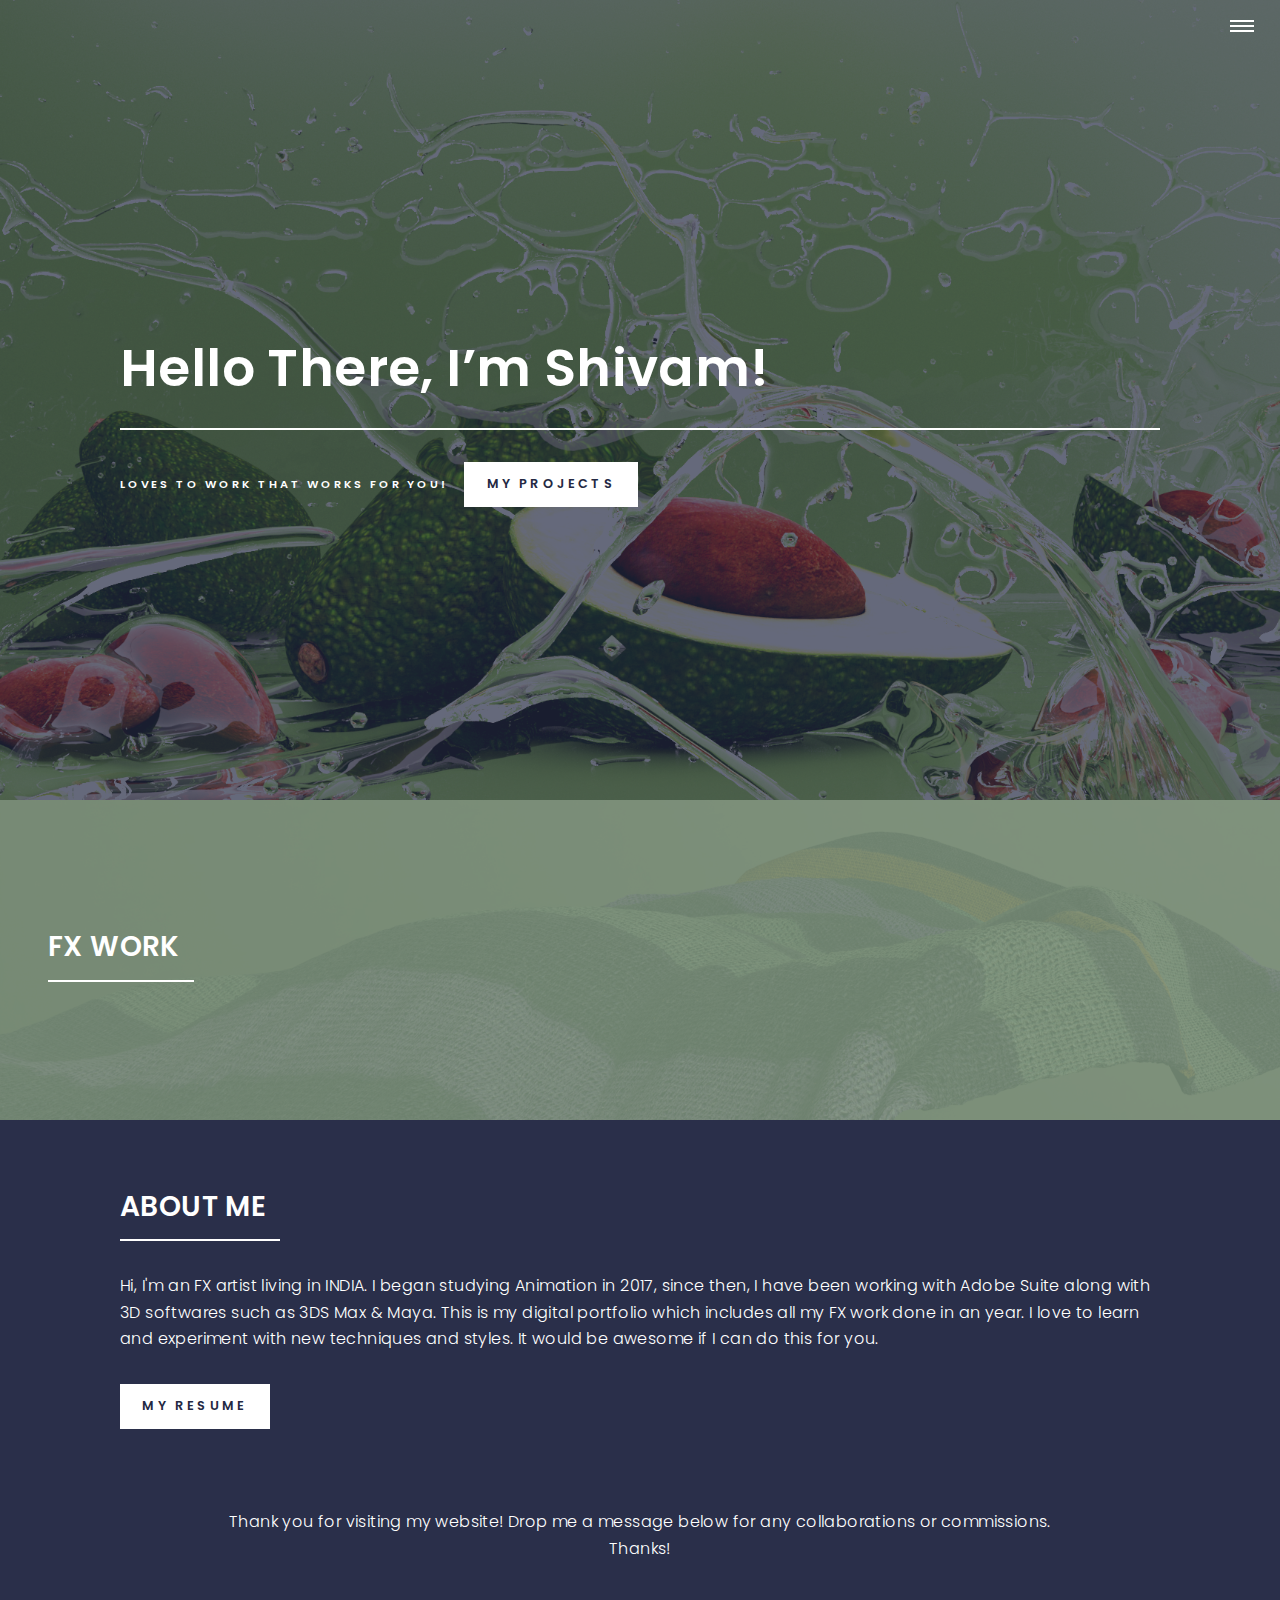
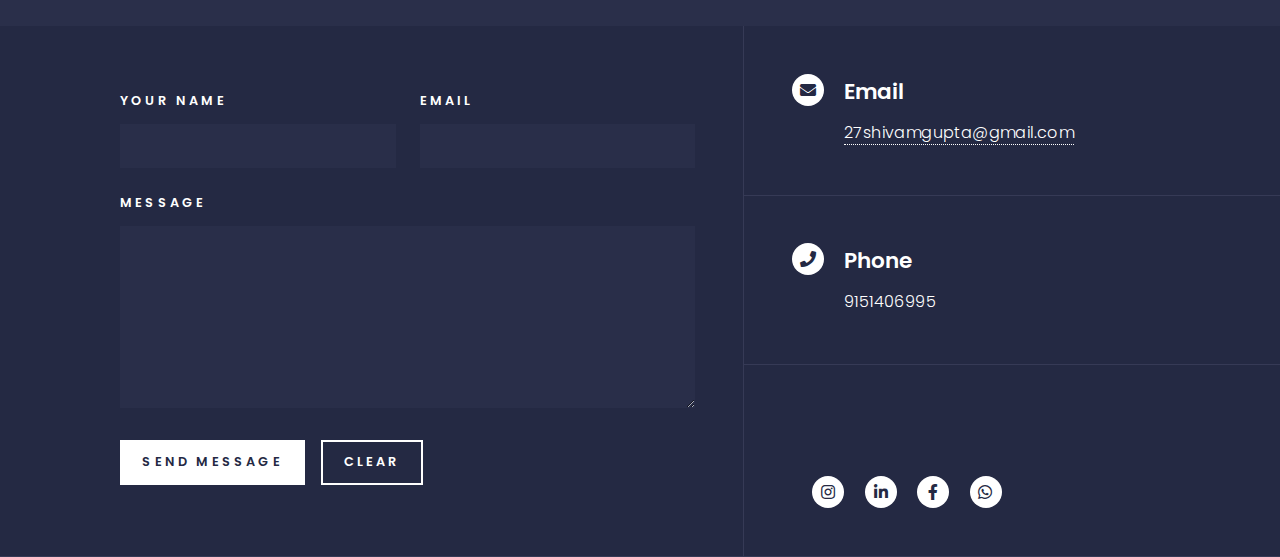
<file: index.html>
<!DOCTYPE html>

<html>

<head>
  <title>Portfolio</title>
  <meta charset="utf-8" />
  <meta name="viewport" content="width=device-width, initial-scale=1, user-scalable=no" />
  <link rel="stylesheet" href="./css/fontawesome-all.min.css" />
  <link rel="stylesheet" href="./css/main.min.css" />
  <noscript>
    <link rel="stylesheet" href="./css/noscript.min.css" /></noscript>
</head>

<body class="is-preload">
  <!-- Wrapper -->
  <div id="wrapper">
    <!-- Header -->
    <header id="header" class="alt">
      <!-- <a href="index.html" class="logo"
          ><strong>Forty</strong> <span>by HTML5 UP</span></a
        > -->
      <nav>
        <a href="#menu"></a>
      </nav>
    </header>

    <!-- Menu -->
    <nav id="menu">
      <ul class="links">
        <li><a href="index.html">Home</a></li>
        <!-- <li><a href="about.html">About</a></li> -->
      </ul>
    </nav>

    <!-- Banner -->
    <section id="banner" class="major">
      <div class="inner">
        <header class="major">
          <h1>Hello There, I’m Shivam!</h1>
        </header>
        <div class="content">
          <p>
            LOVES TO WORK THAT WORKS FOR YOU!
          </p>
          <ul class="actions">
            <li>
              <a href="#one" class="button primary">MY PROJECTS</a>
            </li>
          </ul>
        </div>
      </div>
    </section>

    <!-- Main -->
    <div id="main">
      <!-- One -->
      <section id="one" class="tiles">
        <!-- <article>
          <span class="image">
            <img src="images/branding.jpeg" alt="" />
          </span>
          <header class="major">
            <h3><a href="branding.html" class="link">LOGOS & BRANDING</a></h3>
            <p>
              Crafting interfaces, icons, logos , branding material and
              Illustrations for digital products
            </p>
          </header>
        </article> -->
        <!-- <article>
          <span class="image">
            <img src="images/social-media1.jpeg" alt="" />
          </span>
          <header class="major">
            <h3><a href="socialmedia.html" class="link">Graphics & Illustrations</a></h3>
            <p>
              A series of abstract creative illustrations created for one of
              the biggest marketplace for graphics and design assets.
            </p>
          </header>
        </article> -->
        <article>
          <span class="image">
            <img src="images/floatingcloth.jpg" alt="" />
          </span>
          <header class="major">
            <h3><a href="motion.html" class="link">FX WORK</a></h3>
            <p>
              <!-- Here Are my amazing short films, motion graphics reels, and
              endlessly entertaining animated GIFs -->
            </p>
          </header>
        </article>
        <!-- <article>
          <span class="image">
            <img src="images/ball-5.2.gif" alt="" />
          </span>
          <header class="major">
            <h3><a href="3D.html" class="link">3D WORK</a></h3>
            <p>
              Discover how well-3d designed models are put together, from the
              animation to a Story.
            </p>
          </header>
        </article> -->
      </section>

      <!-- Two -->
      <section id="two">
        <div class="inner">
          <header class="major">
            <h2>ABOUT ME</h2>
          </header>
          <p>
            Hi, I'm an FX artist living in INDIA. I began studying Animation in 2017, since then, I have been working with Adobe Suite along with 3D softwares such as 3DS Max & Maya. This is my digital portfolio which includes all my FX work done in an year. I love to learn and experiment with new techniques and styles. It would be awesome if I can do this for you.
          </p>
          <ul class="actions">
            <li>
              <!-- <a href="about.html" class="button next">Read More</a> -->
              <a href="./Shivam.pdf" class="button primary">My Resume</a>
            </li>
          </ul>
          <p class="mt-5 text-center">
            Thank you for visiting my website! Drop me a message below for any
            collaborations or commissions.

            <br />

            Thanks!
          </p>
        </div>
      </section>
    </div>

    <!-- Contact -->
    <section id="contact">
      <div class="inner">
        <section>
          <form name="contact" method="POST" data-netlify="true">
            <div class="fields">
              <div class="field half">
                <label for="name">Your Name</label>
                <input type="text" name="name" id="name" />
              </div>
              <div class="field half">
                <label for="email">Email</label>
                <input type="text" name="email" id="email" />
              </div>
              <div class="field">
                <label for="message">Message</label>
                <textarea name="message" id="message" rows="6"></textarea>
              </div>
            </div>
            <ul class="actions">
              <li>
                <input type="submit" value="Send Message" class="primary" />
              </li>
              <li><input type="reset" value="Clear" /></li>
            </ul>
          </form>
        </section>
        <section class="split">
          <section>
            <div class="contact-method">
              <span class="icon solid alt fa-envelope"></span>
              <h3>Email</h3>
              <a href="#">27shivamgupta@gmail.com</a>
            </div>
          </section>
          <section>
            <div class="contact-method">
              <span class="icon solid alt fa-phone"></span>
              <h3>Phone</h3>
              <span>9151406995</span>
            </div>
          </section>
          <section>
            <ul class="icons" style="margin-top: 4rem;">
              <li>
                <!-- <a href="https://www.behance.net/shivamgupta9" class="icon brands alt fa-behance"><span
                    class="label">Whatsapp</span></a> -->
              </li>

              <li>
                <a href="https://instagram.com/shivaamm_guuptaa?igshid=15u5c4t71v6hy"
                  class="icon brands alt fa-instagram"><span class="label">Instagram</span></a>
              </li>

              <li>
                <a href="https://www.linkedin.com/in/shivam-gupta-5245b817b/"
                  class="icon brands alt fa-linkedin-in"><span class="label">LinkedIn</span></a>
              </li>
              <li>
                <a href="https://www.facebook.com/27shivamgupta" class="icon brands alt fa-facebook-f"><span
                    class="label">Facebook</span></a>
              </li>
              <li>
                <a href="https://api.whatsapp.com/send?phone=919151406995" class="icon brands alt fa-whatsapp"><span
                    class="label">Whatsapp</span></a>
              </li>
            </ul>
          </section>
        </section>
      </div>
    </section>

    <!-- Footer -->
  </div>

  <!-- Scripts -->
  <script src="./js/jquery.min.js"></script>
  <script src="./js/jquery.scrolly.min.js"></script>
  <script src="./js/jquery.scrollex.min.js"></script>
  <script src="./js/browser.min.js"></script>
  <script src="./js/breakpoints.min.js"></script>
  <script src="./js/util.js"></script>
  <script src="./js/main.js"></script>
</body>

</html>
</file>
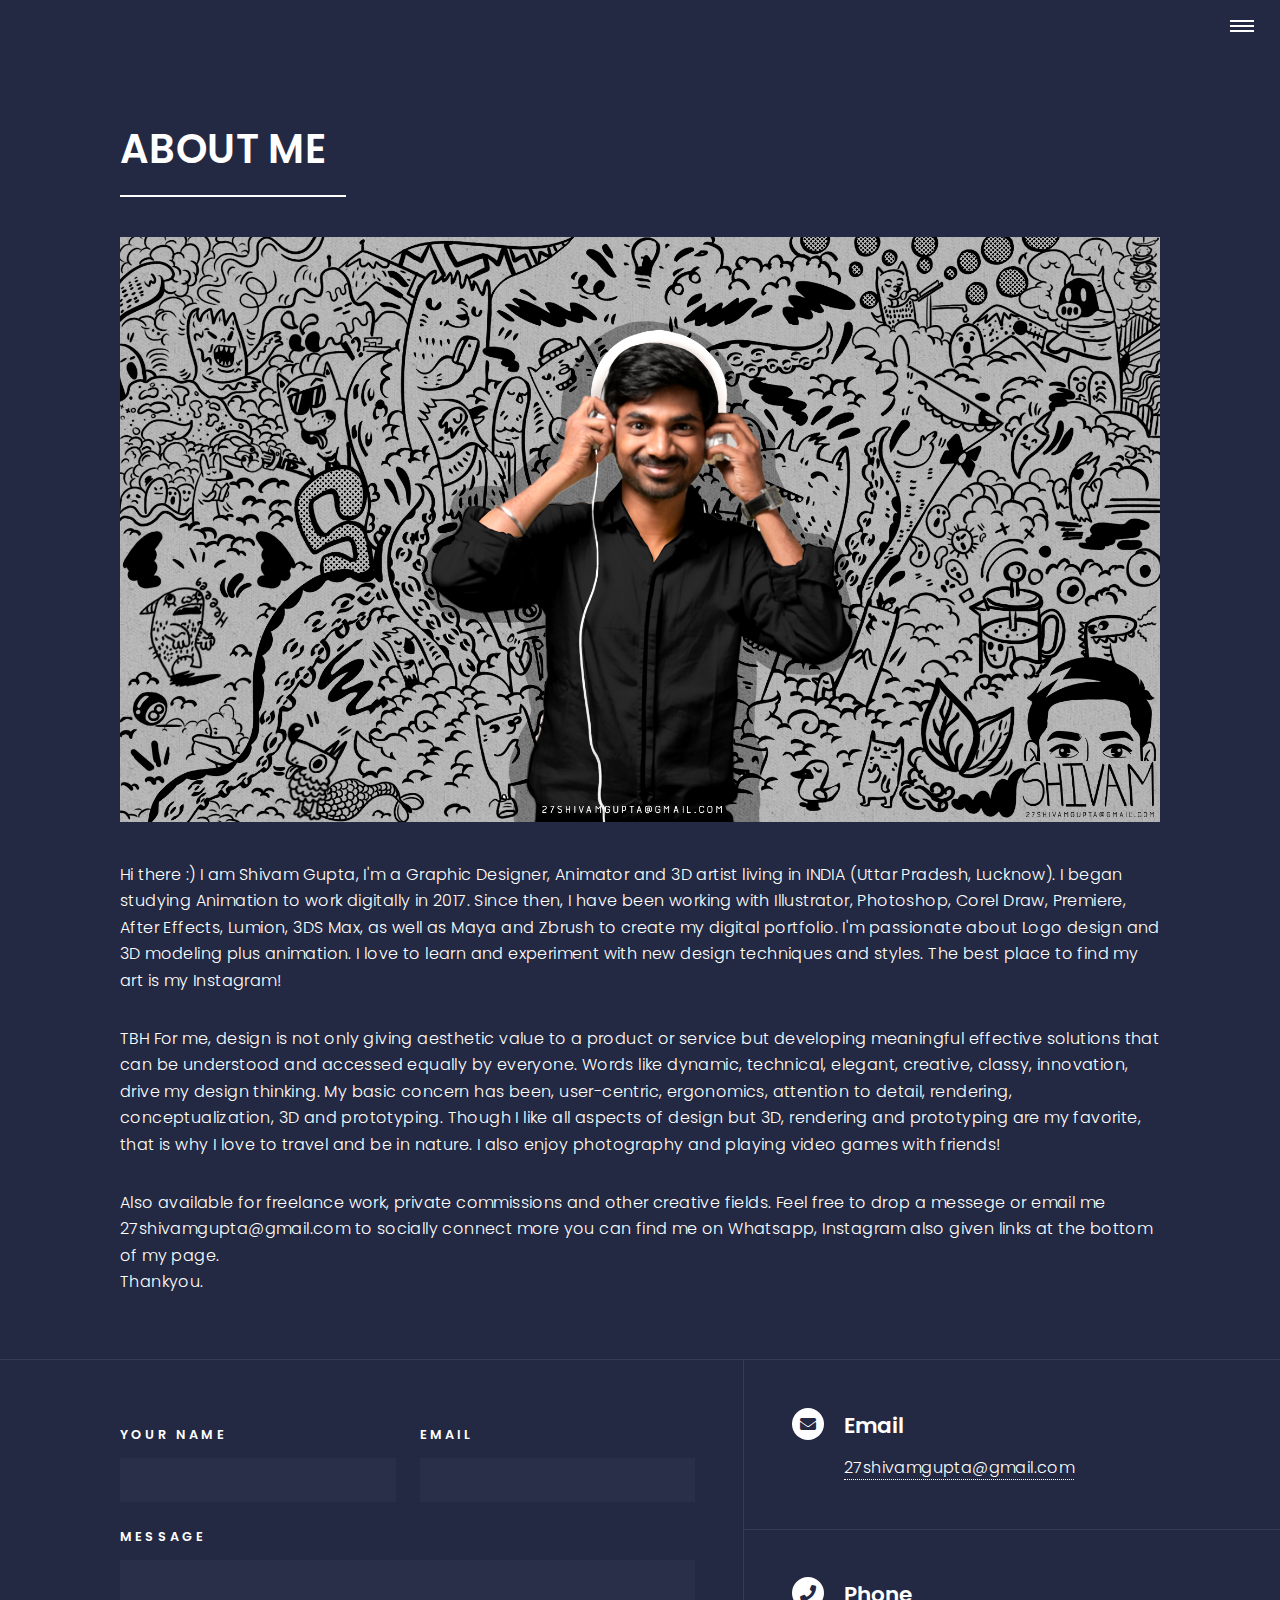
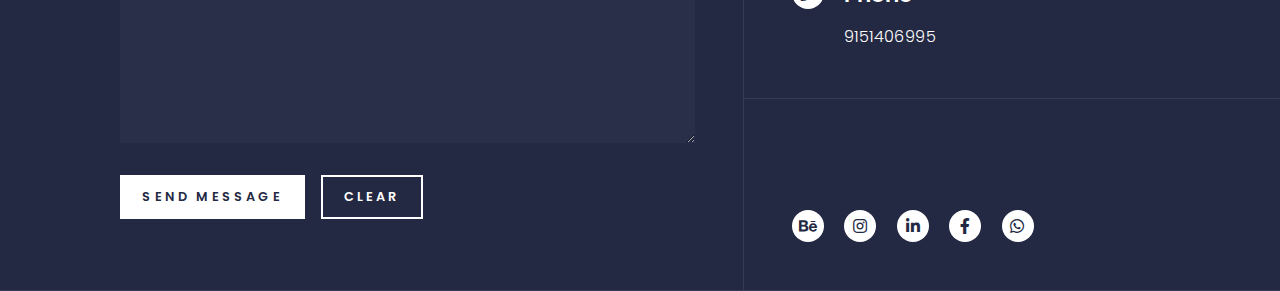
<file: about.html>
<!DOCTYPE html>

<html>

<head>
  <title>Portfolio</title>
  <meta charset="utf-8" />
  <meta name="viewport" content="width=device-width, initial-scale=1, user-scalable=no" />
  <link rel="stylesheet" href="./css/fontawesome-all.min.css" />
  <link rel="stylesheet" href="./css/owl.carousel.min.css" />
  <link rel="stylesheet" href="./css/owl.theme.default.min.css" />
  <link rel="stylesheet" href="./css/main.min.css" />
  <noscript>
    <link rel="stylesheet" href="./css/noscript.min.css" /></noscript>
</head>

<body class="is-preload">
  <!-- Wrapper -->
  <div id="wrapper">
    <!-- Header -->
    <header id="header" class="alt">
      <!-- <a href="index.html" class="logo"
          ><strong>Forty</strong> <span>by HTML5 UP</span></a
        > -->
      <nav>
        <a href="#menu"></a>
      </nav>
    </header>

    <!-- Menu -->
    <nav id="menu">
      <ul class="links">
        <li><a href="index.html">Home</a></li>
        <li><a href="about.html">About</a></li>
      </ul>
    </nav>

    <!-- Main -->
    <div id="main" class="alt">
      <!-- One -->
      <section id="one">
        <div class="inner">
          <header class="major">
            <h1>ABOUT ME</h1>
          </header>
          <span class="image main"><img src="images/Shivam-About-Me-image4.jpg" alt="" /></span>
          <p>
            Hi there :) I am Shivam Gupta, I'm a Graphic Designer,
            Animator and 3D artist living in INDIA (Uttar Pradesh, Lucknow). I
            began studying Animation to work digitally in 2017. Since then, I
            have been working with Illustrator, Photoshop, Corel Draw,
            Premiere, After Effects, Lumion, 3DS Max, as well as Maya and
            Zbrush to create my digital portfolio. I'm passionate about Logo
            design and 3D modeling plus animation. I love to learn and
            experiment with new design techniques and styles. The best place
            to find my art is my Instagram!
          </p>
          <p>
            TBH For me, design is not only giving aesthetic value to a product
            or service but developing meaningful effective solutions that can
            be understood and accessed equally by everyone. Words like
            dynamic, technical, elegant, creative, classy, innovation, drive
            my design thinking. My basic concern has been, user-centric,
            ergonomics, attention to detail, rendering, conceptualization, 3D
            and prototyping. Though I like all aspects of design but 3D,
            rendering and prototyping are my favorite, that is why I love to
            travel and be in nature. I also enjoy photography and playing
            video games with friends!
          </p>
          <p>
            Also available for freelance work, private commissions and other
            creative fields. Feel free to drop a messege or email me
            27shivamgupta@gmail.com to socially connect more you can find me
            on Whatsapp, Instagram also given links at the bottom of my page.
            <br />
            Thankyou.
          </p>
          <!-- <h3 class="text-center">I ALSO WORKED FOR THESE BRANDS</h3>
          <div class="owl-carousel">
            <div><img src="./images/logos/bt.png" alt="" /></div>
            <div><img src="./images/logos/buzzok.png" alt="" /></div>
            <div><img src="./images/logos/cafeunplug.png" alt="" /></div>
            <div><img src="./images/logos/digihive.png" alt="" /></div>
            <div><img src="./images/logos/dramezone.png" alt="" /></div>
            <div><img src="./images/logos/f&L.png" alt="" /></div>
            <div><img src="./images/logos/hero.png" alt="" /></div>
            <div><img src="./images/logos/fair_l.png" alt="" /></div>
            <div><img src="./images/logos/ganpati.png" alt="" /></div>
            <div><img src="./images/logos/gyan.png" alt="" /></div>
            <div><img src="./images/logos/hounds.png" alt="" /></div>
            <div><img src="./images/logos/redbrigrad.png" alt="" /></div>
            <div><img src="./images/logos/lhagro.png" alt="" /></div>
            <div><img src="./images/logos/mahindra.png" alt="" /></div>
            <div><img src="./images/logos/mintsolar.png" alt="" /></div>
            <div><img src="./images/logos/mr-brown.png" alt="" /></div>
            <div><img src="./images/logos/packing_shaking.png" alt="" /></div>
            <div><img src="./images/logos/radicallabs.png" alt="" /></div>
            <div><img src="./images/logos/sazz.png" alt="" /></div>
            <div><img src="./images/logos/t4f.png" alt="" /></div>
            <div><img src="./images/logos/ssk.png" alt="" /></div>
            <div><img src="./images/logos/thebuttoncafe.png" alt="" /></div>
            <div><img src="./images/logos/kindersmile.png" alt="" /></div>
          </div> -->
        </div>
      </section>
    </div>

    <!-- Contact -->
    <section id="contact">
      <div class="inner">
        <section>
          <form name="contact" method="POST" data-netlify="true">
            <div class="fields">
              <div class="field half">
                <label for="name">Your Name</label>
                <input type="text" name="name" id="name" />
              </div>
              <div class="field half">
                <label for="email">Email</label>
                <input type="text" name="email" id="email" />
              </div>
              <div class="field">
                <label for="message">Message</label>
                <textarea name="message" id="message" rows="6"></textarea>
              </div>
            </div>
            <ul class="actions">
              <li>
                <input type="submit" value="Send Message" class="primary" />
              </li>
              <li><input type="reset" value="Clear" /></li>
            </ul>
          </form>
        </section>
        <section class="split">
          <section>
            <div class="contact-method">
              <span class="icon solid alt fa-envelope"></span>
              <h3>Email</h3>
              <a href="#">27shivamgupta@gmail.com</a>
            </div>
          </section>
          <section>
            <div class="contact-method">
              <span class="icon solid alt fa-phone"></span>
              <h3>Phone</h3>
              <span>9151406995</span>
            </div>
          </section>
          <section>
            <ul class="icons" style="margin-top: 4rem;">
              <li>
                <a href="https://www.behance.net/shivamgupta9" class="icon brands alt fa-behance"><span
                    class="label">Whatsapp</span></a>
              </li>

              <li>
                <a href="https://instagram.com/shivaamm_guuptaa?igshid=15u5c4t71v6hy"
                  class="icon brands alt fa-instagram"><span class="label">Instagram</span></a>
              </li>

              <li>
                <a href="https://www.linkedin.com/in/shivam-gupta-5245b817b/"
                  class="icon brands alt fa-linkedin-in"><span class="label">LinkedIn</span></a>
              </li>
              <li>
                <a href="https://www.facebook.com/27shivamgupta" class="icon brands alt fa-facebook-f"><span
                    class="label">Facebook</span></a>
              </li>
              <li>
                <a href="https://api.whatsapp.com/send?phone=919151406995" class="icon brands alt fa-whatsapp"><span
                    class="label">Whatsapp</span></a>
              </li>
            </ul>
          </section>
        </section>
      </div>
    </section>

    <!-- Footer -->
  </div>

  <!-- Scripts -->
  <script src="./js/jquery.min.js"></script>
  <script src="./js/owl.carousel.min.js"></script>
  <script>
    $(document).ready(function () {
      $(".owl-carousel").owlCarousel({
        loop: true,
        margin: 10,
        responsiveClass: true,
        autoplay: true,
        autoplayTimeout: 2000,
        autoplayHoverPause: true,
        responsive: {
          0: {
            items: 1,
            nav: true,
          },
          600: {
            items: 3,
            nav: false,
          },
          1000: {
            items: 7,
            nav: true,
            loop: false,
          },
        },
      });
    });
  </script>
  <script src="./js/jquery.scrolly.min.js"></script>
  <script src="./js/jquery.scrollex.min.js"></script>
  <script src="./js/browser.min.js"></script>
  <script src="./js/breakpoints.min.js"></script>
  <script src="./js/util.js"></script>
  <script src="./js/main.js"></script>
</body>

</html>
</file>
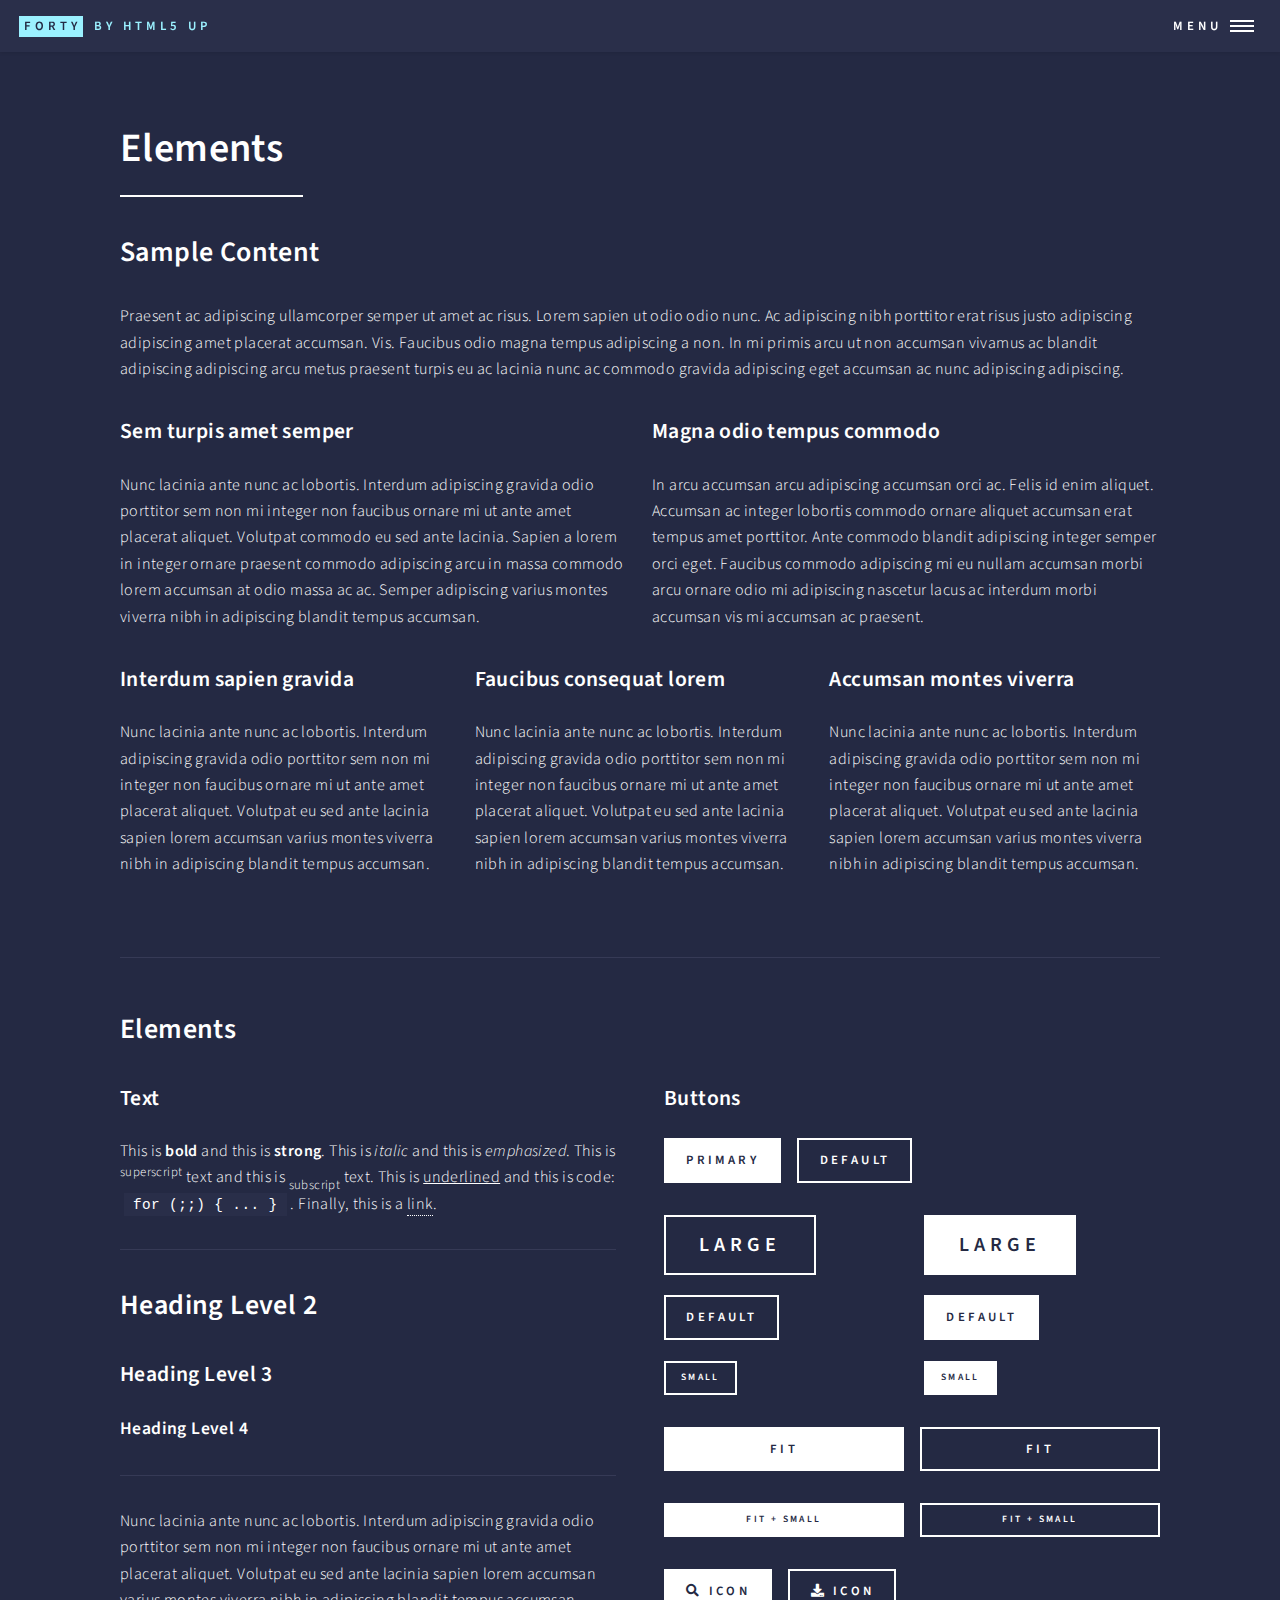
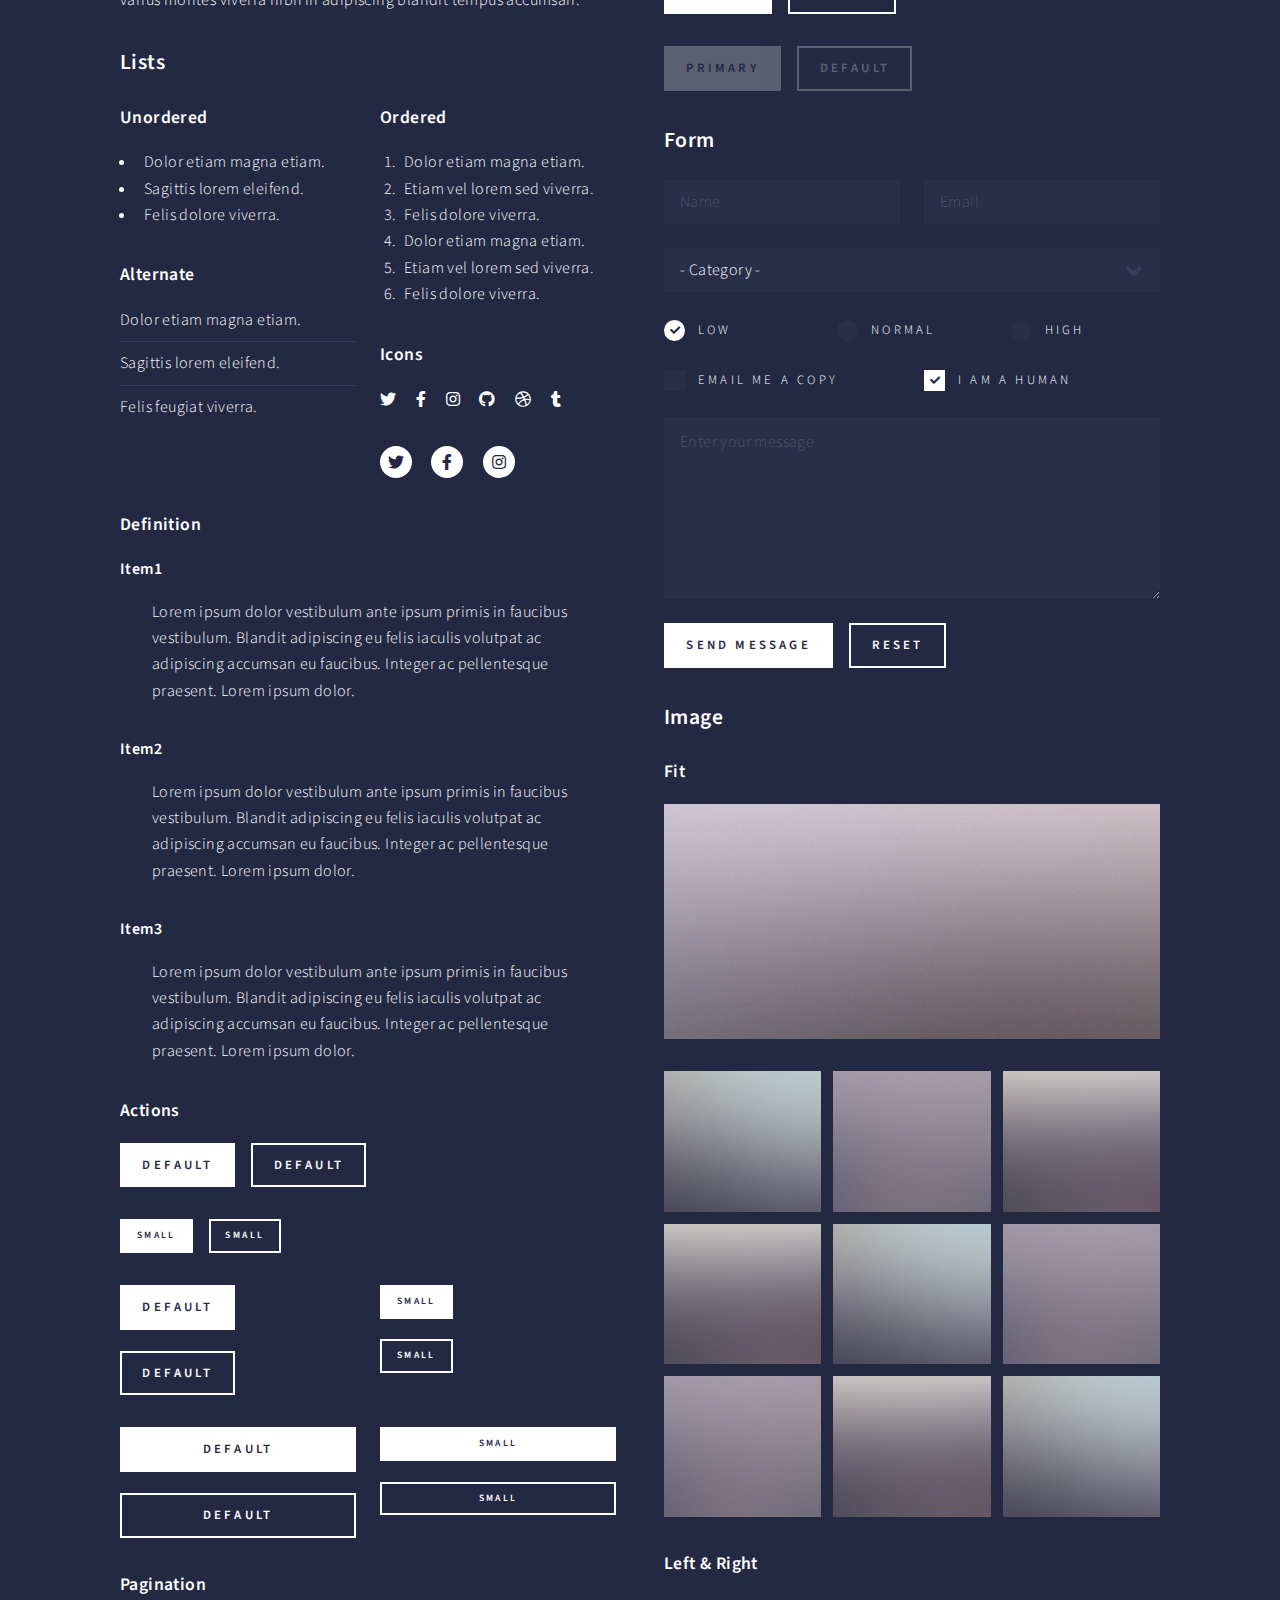
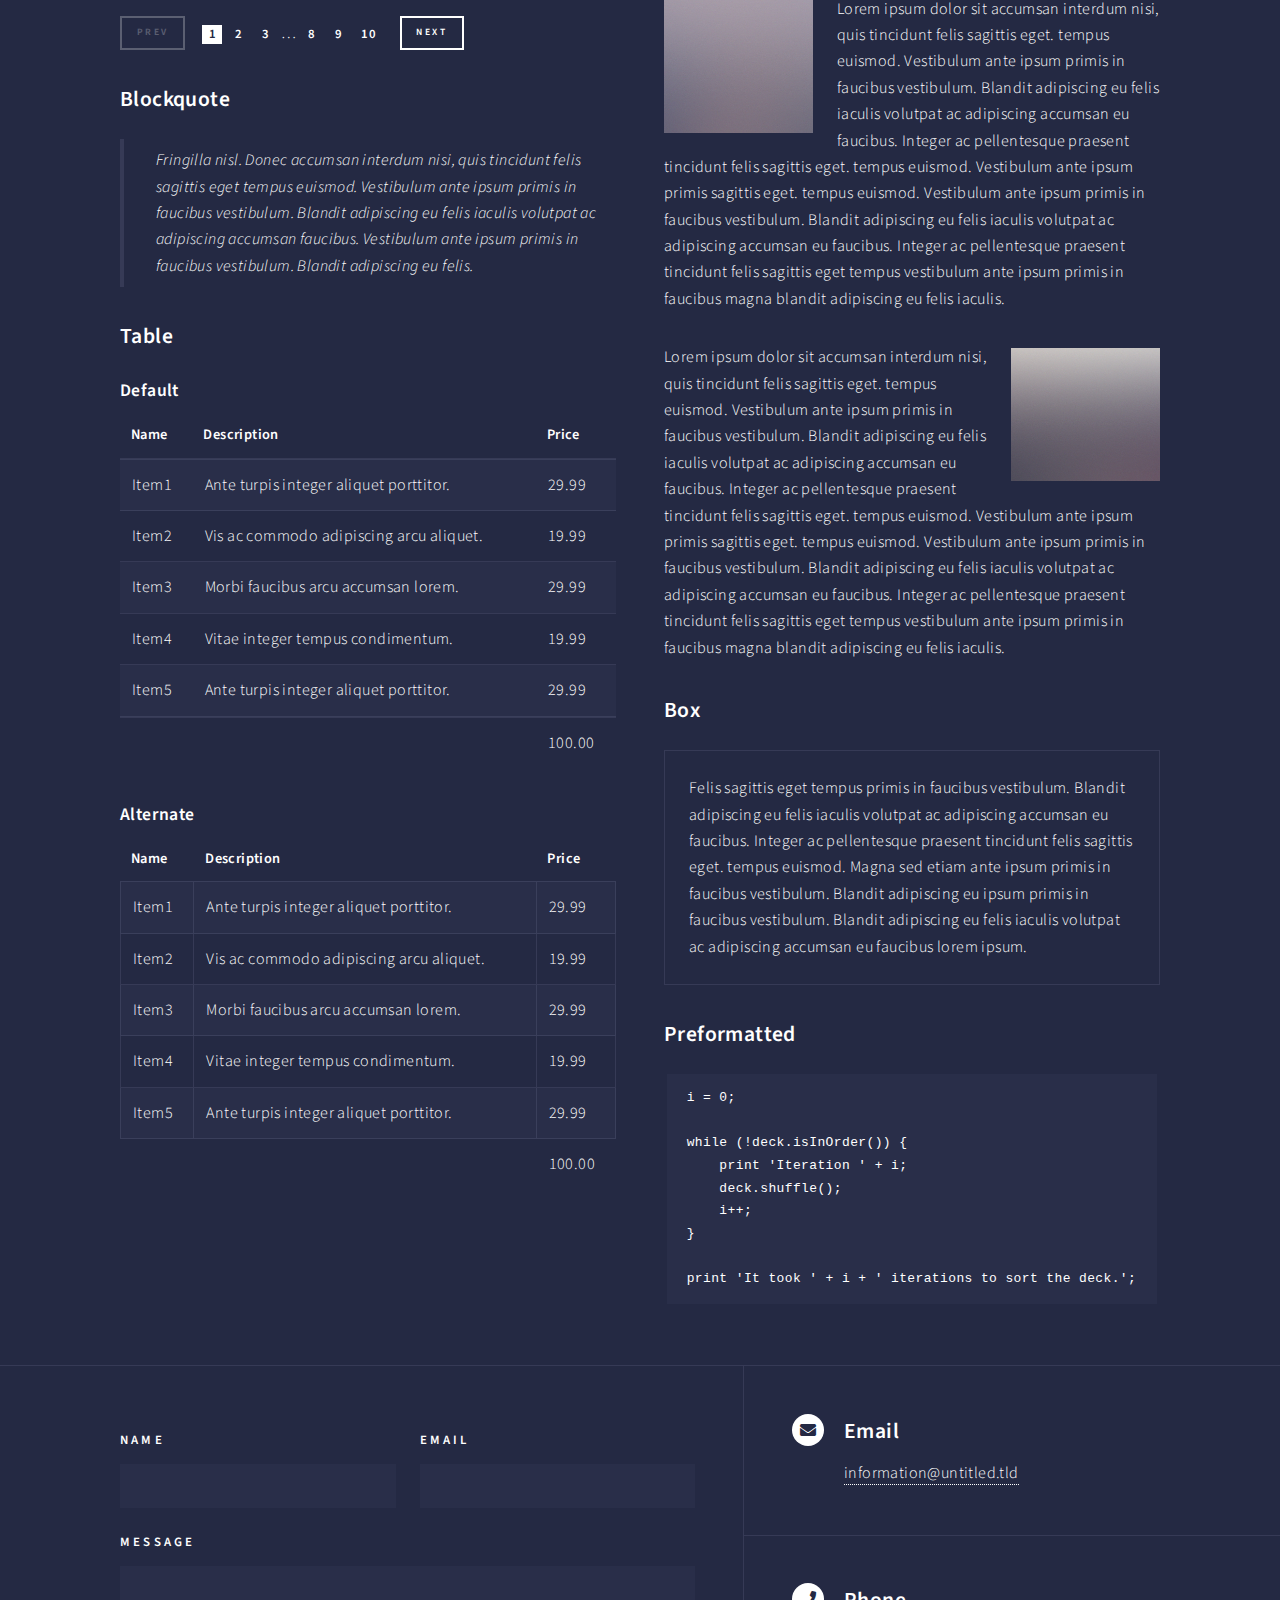
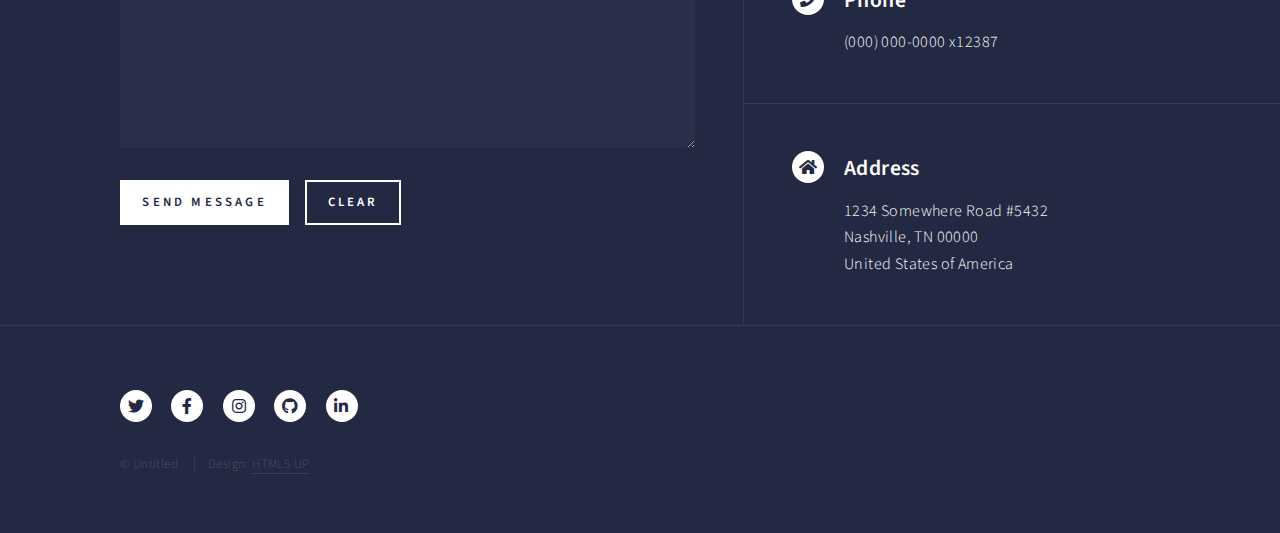
<file: elements.html>
<!DOCTYPE html>

<html>
  <head>
    <title>Elements - Forty by HTML5 UP</title>
    <meta charset="utf-8" />
    <meta
      name="viewport"
      content="width=device-width, initial-scale=1, user-scalable=no"
    />
    <link rel="stylesheet" href="assets/css/main.css" />
    <noscript
      ><link rel="stylesheet" href="assets/css/noscript.css"
    /></noscript>
  </head>
  <body class="is-preload">
    <!-- Wrapper -->
    <div id="wrapper">
      <!-- Header -->
      <header id="header">
        <a href="index.html" class="logo"
          ><strong>Forty</strong> <span>by HTML5 UP</span></a
        >
        <nav>
          <a href="#menu">Menu</a>
        </nav>
      </header>

      <!-- Menu -->
      <nav id="menu">
        <ul class="links">
          <li><a href="index.html">Home</a></li>
          <li><a href="landing.html">Landing</a></li>
          <li><a href="generic.html">Generic</a></li>
          <li><a href="elements.html">Elements</a></li>
        </ul>
        <ul class="actions stacked">
          <li><a href="#" class="button primary fit">Get Started</a></li>
          <li><a href="#" class="button fit">Log In</a></li>
        </ul>
      </nav>

      <!-- Main -->
      <div id="main" class="alt">
        <!-- One -->
        <section id="one">
          <div class="inner">
            <header class="major">
              <h1>Elements</h1>
            </header>

            <!-- Content -->
            <h2 id="content">Sample Content</h2>
            <p>
              Praesent ac adipiscing ullamcorper semper ut amet ac risus. Lorem
              sapien ut odio odio nunc. Ac adipiscing nibh porttitor erat risus
              justo adipiscing adipiscing amet placerat accumsan. Vis. Faucibus
              odio magna tempus adipiscing a non. In mi primis arcu ut non
              accumsan vivamus ac blandit adipiscing adipiscing arcu metus
              praesent turpis eu ac lacinia nunc ac commodo gravida adipiscing
              eget accumsan ac nunc adipiscing adipiscing.
            </p>
            <div class="row">
              <div class="col-6 col-12-small">
                <h3>Sem turpis amet semper</h3>
                <p>
                  Nunc lacinia ante nunc ac lobortis. Interdum adipiscing
                  gravida odio porttitor sem non mi integer non faucibus ornare
                  mi ut ante amet placerat aliquet. Volutpat commodo eu sed ante
                  lacinia. Sapien a lorem in integer ornare praesent commodo
                  adipiscing arcu in massa commodo lorem accumsan at odio massa
                  ac ac. Semper adipiscing varius montes viverra nibh in
                  adipiscing blandit tempus accumsan.
                </p>
              </div>
              <div class="col-6 col-12-small">
                <h3>Magna odio tempus commodo</h3>
                <p>
                  In arcu accumsan arcu adipiscing accumsan orci ac. Felis id
                  enim aliquet. Accumsan ac integer lobortis commodo ornare
                  aliquet accumsan erat tempus amet porttitor. Ante commodo
                  blandit adipiscing integer semper orci eget. Faucibus commodo
                  adipiscing mi eu nullam accumsan morbi arcu ornare odio mi
                  adipiscing nascetur lacus ac interdum morbi accumsan vis mi
                  accumsan ac praesent.
                </p>
              </div>
              <!-- Break -->
              <div class="col-4 col-12-medium">
                <h3>Interdum sapien gravida</h3>
                <p>
                  Nunc lacinia ante nunc ac lobortis. Interdum adipiscing
                  gravida odio porttitor sem non mi integer non faucibus ornare
                  mi ut ante amet placerat aliquet. Volutpat eu sed ante lacinia
                  sapien lorem accumsan varius montes viverra nibh in adipiscing
                  blandit tempus accumsan.
                </p>
              </div>
              <div class="col-4 col-12-medium">
                <h3>Faucibus consequat lorem</h3>
                <p>
                  Nunc lacinia ante nunc ac lobortis. Interdum adipiscing
                  gravida odio porttitor sem non mi integer non faucibus ornare
                  mi ut ante amet placerat aliquet. Volutpat eu sed ante lacinia
                  sapien lorem accumsan varius montes viverra nibh in adipiscing
                  blandit tempus accumsan.
                </p>
              </div>
              <div class="col-4 col-12-medium">
                <h3>Accumsan montes viverra</h3>
                <p>
                  Nunc lacinia ante nunc ac lobortis. Interdum adipiscing
                  gravida odio porttitor sem non mi integer non faucibus ornare
                  mi ut ante amet placerat aliquet. Volutpat eu sed ante lacinia
                  sapien lorem accumsan varius montes viverra nibh in adipiscing
                  blandit tempus accumsan.
                </p>
              </div>
            </div>

            <hr class="major" />

            <!-- Elements -->
            <h2 id="elements">Elements</h2>
            <div class="row gtr-200">
              <div class="col-6 col-12-medium">
                <!-- Text stuff -->
                <h3>Text</h3>
                <p>
                  This is <b>bold</b> and this is <strong>strong</strong>. This
                  is <i>italic</i> and this is <em>emphasized</em>. This is
                  <sup>superscript</sup> text and this is
                  <sub>subscript</sub> text. This is <u>underlined</u> and this
                  is code: <code>for (;;) { ... }</code>. Finally, this is a
                  <a href="#">link</a>.
                </p>
                <hr />
                <h2>Heading Level 2</h2>
                <h3>Heading Level 3</h3>
                <h4>Heading Level 4</h4>
                <hr />
                <p>
                  Nunc lacinia ante nunc ac lobortis. Interdum adipiscing
                  gravida odio porttitor sem non mi integer non faucibus ornare
                  mi ut ante amet placerat aliquet. Volutpat eu sed ante lacinia
                  sapien lorem accumsan varius montes viverra nibh in adipiscing
                  blandit tempus accumsan.
                </p>

                <!-- Lists -->
                <h3>Lists</h3>
                <div class="row">
                  <div class="col-6 col-12-small">
                    <h4>Unordered</h4>
                    <ul>
                      <li>Dolor etiam magna etiam.</li>
                      <li>Sagittis lorem eleifend.</li>
                      <li>Felis dolore viverra.</li>
                    </ul>

                    <h4>Alternate</h4>
                    <ul class="alt">
                      <li>Dolor etiam magna etiam.</li>
                      <li>Sagittis lorem eleifend.</li>
                      <li>Felis feugiat viverra.</li>
                    </ul>
                  </div>
                  <div class="col-6 col-12-small">
                    <h4>Ordered</h4>
                    <ol>
                      <li>Dolor etiam magna etiam.</li>
                      <li>Etiam vel lorem sed viverra.</li>
                      <li>Felis dolore viverra.</li>
                      <li>Dolor etiam magna etiam.</li>
                      <li>Etiam vel lorem sed viverra.</li>
                      <li>Felis dolore viverra.</li>
                    </ol>

                    <h4>Icons</h4>
                    <ul class="icons">
                      <li>
                        <a href="#" class="icon brands fa-twitter"
                          ><span class="label">Twitter</span></a
                        >
                      </li>
                      <li>
                        <a href="#" class="icon brands fa-facebook-f"
                          ><span class="label">Facebook</span></a
                        >
                      </li>
                      <li>
                        <a href="#" class="icon brands fa-instagram"
                          ><span class="label">Instagram</span></a
                        >
                      </li>
                      <li>
                        <a href="#" class="icon brands fa-github"
                          ><span class="label">Github</span></a
                        >
                      </li>
                      <li>
                        <a href="#" class="icon brands fa-dribbble"
                          ><span class="label">Dribbble</span></a
                        >
                      </li>
                      <li>
                        <a href="#" class="icon brands fa-tumblr"
                          ><span class="label">Tumblr</span></a
                        >
                      </li>
                    </ul>
                    <ul class="icons">
                      <li>
                        <a href="#" class="icon brands alt fa-twitter"
                          ><span class="label">Twitter</span></a
                        >
                      </li>
                      <li>
                        <a href="#" class="icon brands alt fa-facebook-f"
                          ><span class="label">Facebook</span></a
                        >
                      </li>
                      <li>
                        <a href="#" class="icon brands alt fa-instagram"
                          ><span class="label">Instagram</span></a
                        >
                      </li>
                    </ul>
                  </div>
                </div>
                <h4>Definition</h4>
                <dl>
                  <dt>Item1</dt>
                  <dd>
                    <p>
                      Lorem ipsum dolor vestibulum ante ipsum primis in faucibus
                      vestibulum. Blandit adipiscing eu felis iaculis volutpat
                      ac adipiscing accumsan eu faucibus. Integer ac
                      pellentesque praesent. Lorem ipsum dolor.
                    </p>
                  </dd>
                  <dt>Item2</dt>
                  <dd>
                    <p>
                      Lorem ipsum dolor vestibulum ante ipsum primis in faucibus
                      vestibulum. Blandit adipiscing eu felis iaculis volutpat
                      ac adipiscing accumsan eu faucibus. Integer ac
                      pellentesque praesent. Lorem ipsum dolor.
                    </p>
                  </dd>
                  <dt>Item3</dt>
                  <dd>
                    <p>
                      Lorem ipsum dolor vestibulum ante ipsum primis in faucibus
                      vestibulum. Blandit adipiscing eu felis iaculis volutpat
                      ac adipiscing accumsan eu faucibus. Integer ac
                      pellentesque praesent. Lorem ipsum dolor.
                    </p>
                  </dd>
                </dl>

                <h4>Actions</h4>
                <ul class="actions">
                  <li><a href="#" class="button primary">Default</a></li>
                  <li><a href="#" class="button">Default</a></li>
                </ul>
                <ul class="actions small">
                  <li><a href="#" class="button primary small">Small</a></li>
                  <li><a href="#" class="button small">Small</a></li>
                </ul>
                <div class="row">
                  <div class="col-6 col-12-small">
                    <ul class="actions stacked">
                      <li><a href="#" class="button primary">Default</a></li>
                      <li><a href="#" class="button">Default</a></li>
                    </ul>
                  </div>
                  <div class="col-6 col-12-small">
                    <ul class="actions stacked">
                      <li>
                        <a href="#" class="button primary small">Small</a>
                      </li>
                      <li><a href="#" class="button small">Small</a></li>
                    </ul>
                  </div>
                  <div class="col-6 col-12-small">
                    <ul class="actions stacked">
                      <li>
                        <a href="#" class="button primary fit">Default</a>
                      </li>
                      <li><a href="#" class="button fit">Default</a></li>
                    </ul>
                  </div>
                  <div class="col-6 col-12-small">
                    <ul class="actions stacked">
                      <li>
                        <a href="#" class="button primary small fit">Small</a>
                      </li>
                      <li><a href="#" class="button small fit">Small</a></li>
                    </ul>
                  </div>
                </div>

                <h4>Pagination</h4>
                <ul class="pagination">
                  <li><span class="button small disabled">Prev</span></li>
                  <li><a href="#" class="page active">1</a></li>
                  <li><a href="#" class="page">2</a></li>
                  <li><a href="#" class="page">3</a></li>
                  <li><span>&hellip;</span></li>
                  <li><a href="#" class="page">8</a></li>
                  <li><a href="#" class="page">9</a></li>
                  <li><a href="#" class="page">10</a></li>
                  <li><a href="#" class="button small">Next</a></li>
                </ul>

                <!-- Blockquote -->
                <h3>Blockquote</h3>
                <blockquote>
                  Fringilla nisl. Donec accumsan interdum nisi, quis tincidunt
                  felis sagittis eget tempus euismod. Vestibulum ante ipsum
                  primis in faucibus vestibulum. Blandit adipiscing eu felis
                  iaculis volutpat ac adipiscing accumsan faucibus. Vestibulum
                  ante ipsum primis in faucibus vestibulum. Blandit adipiscing
                  eu felis.
                </blockquote>

                <!-- Table -->
                <h3>Table</h3>

                <h4>Default</h4>
                <div class="table-wrapper">
                  <table>
                    <thead>
                      <tr>
                        <th>Name</th>
                        <th>Description</th>
                        <th>Price</th>
                      </tr>
                    </thead>
                    <tbody>
                      <tr>
                        <td>Item1</td>
                        <td>Ante turpis integer aliquet porttitor.</td>
                        <td>29.99</td>
                      </tr>
                      <tr>
                        <td>Item2</td>
                        <td>Vis ac commodo adipiscing arcu aliquet.</td>
                        <td>19.99</td>
                      </tr>
                      <tr>
                        <td>Item3</td>
                        <td>Morbi faucibus arcu accumsan lorem.</td>
                        <td>29.99</td>
                      </tr>
                      <tr>
                        <td>Item4</td>
                        <td>Vitae integer tempus condimentum.</td>
                        <td>19.99</td>
                      </tr>
                      <tr>
                        <td>Item5</td>
                        <td>Ante turpis integer aliquet porttitor.</td>
                        <td>29.99</td>
                      </tr>
                    </tbody>
                    <tfoot>
                      <tr>
                        <td colspan="2"></td>
                        <td>100.00</td>
                      </tr>
                    </tfoot>
                  </table>
                </div>

                <h4>Alternate</h4>
                <div class="table-wrapper">
                  <table class="alt">
                    <thead>
                      <tr>
                        <th>Name</th>
                        <th>Description</th>
                        <th>Price</th>
                      </tr>
                    </thead>
                    <tbody>
                      <tr>
                        <td>Item1</td>
                        <td>Ante turpis integer aliquet porttitor.</td>
                        <td>29.99</td>
                      </tr>
                      <tr>
                        <td>Item2</td>
                        <td>Vis ac commodo adipiscing arcu aliquet.</td>
                        <td>19.99</td>
                      </tr>
                      <tr>
                        <td>Item3</td>
                        <td>Morbi faucibus arcu accumsan lorem.</td>
                        <td>29.99</td>
                      </tr>
                      <tr>
                        <td>Item4</td>
                        <td>Vitae integer tempus condimentum.</td>
                        <td>19.99</td>
                      </tr>
                      <tr>
                        <td>Item5</td>
                        <td>Ante turpis integer aliquet porttitor.</td>
                        <td>29.99</td>
                      </tr>
                    </tbody>
                    <tfoot>
                      <tr>
                        <td colspan="2"></td>
                        <td>100.00</td>
                      </tr>
                    </tfoot>
                  </table>
                </div>
              </div>
              <div class="col-6 col-12-medium">
                <!-- Buttons -->
                <h3>Buttons</h3>
                <ul class="actions">
                  <li><a href="#" class="button primary">Primary</a></li>
                  <li><a href="#" class="button">Default</a></li>
                </ul>
                <div class="row">
                  <div class="col-6 col-12-xsmall">
                    <ul class="actions stacked">
                      <li><a href="#" class="button large">Large</a></li>
                      <li><a href="#" class="button">Default</a></li>
                      <li><a href="#" class="button small">Small</a></li>
                    </ul>
                  </div>
                  <div class="col-6 col-12-xsmall">
                    <ul class="actions stacked">
                      <li>
                        <a href="#" class="button primary large">Large</a>
                      </li>
                      <li><a href="#" class="button primary">Default</a></li>
                      <li>
                        <a href="#" class="button primary small">Small</a>
                      </li>
                    </ul>
                  </div>
                </div>
                <ul class="actions fit">
                  <li><a href="#" class="button primary fit">Fit</a></li>
                  <li><a href="#" class="button fit">Fit</a></li>
                </ul>
                <ul class="actions fit small">
                  <li>
                    <a href="#" class="button primary fit small">Fit + Small</a>
                  </li>
                  <li><a href="#" class="button fit small">Fit + Small</a></li>
                </ul>
                <ul class="actions">
                  <li>
                    <a href="#" class="button primary icon solid fa-search"
                      >Icon</a
                    >
                  </li>
                  <li>
                    <a href="#" class="button icon solid fa-download">Icon</a>
                  </li>
                </ul>
                <ul class="actions">
                  <li><span class="button primary disabled">Primary</span></li>
                  <li><span class="button disabled">Default</span></li>
                </ul>

                <!-- Form -->
                <h3>Form</h3>

                <form method="post" action="#">
                  <div class="row gtr-uniform">
                    <div class="col-6 col-12-xsmall">
                      <input
                        type="text"
                        name="demo-name"
                        id="demo-name"
                        value=""
                        placeholder="Name"
                      />
                    </div>
                    <div class="col-6 col-12-xsmall">
                      <input
                        type="email"
                        name="demo-email"
                        id="demo-email"
                        value=""
                        placeholder="Email"
                      />
                    </div>
                    <!-- Break -->
                    <div class="col-12">
                      <select name="demo-category" id="demo-category">
                        <option value="">- Category -</option>
                        <option value="1">Manufacturing</option>
                        <option value="1">Shipping</option>
                        <option value="1">Administration</option>
                        <option value="1">Human Resources</option>
                      </select>
                    </div>
                    <!-- Break -->
                    <div class="col-4 col-12-small">
                      <input
                        type="radio"
                        id="demo-priority-low"
                        name="demo-priority"
                        checked
                      />
                      <label for="demo-priority-low">Low</label>
                    </div>
                    <div class="col-4 col-12-small">
                      <input
                        type="radio"
                        id="demo-priority-normal"
                        name="demo-priority"
                      />
                      <label for="demo-priority-normal">Normal</label>
                    </div>
                    <div class="col-4 col-12-small">
                      <input
                        type="radio"
                        id="demo-priority-high"
                        name="demo-priority"
                      />
                      <label for="demo-priority-high">High</label>
                    </div>
                    <!-- Break -->
                    <div class="col-6 col-12-small">
                      <input type="checkbox" id="demo-copy" name="demo-copy" />
                      <label for="demo-copy">Email me a copy</label>
                    </div>
                    <div class="col-6 col-12-small">
                      <input
                        type="checkbox"
                        id="demo-human"
                        name="demo-human"
                        checked
                      />
                      <label for="demo-human">I am a human</label>
                    </div>
                    <!-- Break -->
                    <div class="col-12">
                      <textarea
                        name="demo-message"
                        id="demo-message"
                        placeholder="Enter your message"
                        rows="6"
                      ></textarea>
                    </div>
                    <!-- Break -->
                    <div class="col-12">
                      <ul class="actions">
                        <li>
                          <input
                            type="submit"
                            value="Send Message"
                            class="primary"
                          />
                        </li>
                        <li><input type="reset" value="Reset" /></li>
                      </ul>
                    </div>
                  </div>
                </form>

                <!-- Image -->
                <h3>Image</h3>

                <h4>Fit</h4>
                <span class="image fit"
                  ><img src="images/pic03.jpg" alt=""
                /></span>
                <div class="box alt">
                  <div class="row gtr-50 gtr-uniform">
                    <div class="col-4">
                      <span class="image fit"
                        ><img src="images/pic08.jpg" alt=""
                      /></span>
                    </div>
                    <div class="col-4">
                      <span class="image fit"
                        ><img src="images/pic09.jpg" alt=""
                      /></span>
                    </div>
                    <div class="col-4">
                      <span class="image fit"
                        ><img src="images/pic10.jpg" alt=""
                      /></span>
                    </div>
                    <!-- Break -->
                    <div class="col-4">
                      <span class="image fit"
                        ><img src="images/pic10.jpg" alt=""
                      /></span>
                    </div>
                    <div class="col-4">
                      <span class="image fit"
                        ><img src="images/pic08.jpg" alt=""
                      /></span>
                    </div>
                    <div class="col-4">
                      <span class="image fit"
                        ><img src="images/pic09.jpg" alt=""
                      /></span>
                    </div>
                    <!-- Break -->
                    <div class="col-4">
                      <span class="image fit"
                        ><img src="images/pic09.jpg" alt=""
                      /></span>
                    </div>
                    <div class="col-4">
                      <span class="image fit"
                        ><img src="images/pic10.jpg" alt=""
                      /></span>
                    </div>
                    <div class="col-4">
                      <span class="image fit"
                        ><img src="images/pic08.jpg" alt=""
                      /></span>
                    </div>
                  </div>
                </div>

                <h4>Left &amp; Right</h4>
                <p>
                  <span class="image left"
                    ><img src="images/pic09.jpg" alt="" /></span
                  >Lorem ipsum dolor sit accumsan interdum nisi, quis tincidunt
                  felis sagittis eget. tempus euismod. Vestibulum ante ipsum
                  primis in faucibus vestibulum. Blandit adipiscing eu felis
                  iaculis volutpat ac adipiscing accumsan eu faucibus. Integer
                  ac pellentesque praesent tincidunt felis sagittis eget. tempus
                  euismod. Vestibulum ante ipsum primis sagittis eget. tempus
                  euismod. Vestibulum ante ipsum primis in faucibus vestibulum.
                  Blandit adipiscing eu felis iaculis volutpat ac adipiscing
                  accumsan eu faucibus. Integer ac pellentesque praesent
                  tincidunt felis sagittis eget tempus vestibulum ante ipsum
                  primis in faucibus magna blandit adipiscing eu felis iaculis.
                </p>
                <p>
                  <span class="image right"
                    ><img src="images/pic10.jpg" alt="" /></span
                  >Lorem ipsum dolor sit accumsan interdum nisi, quis tincidunt
                  felis sagittis eget. tempus euismod. Vestibulum ante ipsum
                  primis in faucibus vestibulum. Blandit adipiscing eu felis
                  iaculis volutpat ac adipiscing accumsan eu faucibus. Integer
                  ac pellentesque praesent tincidunt felis sagittis eget. tempus
                  euismod. Vestibulum ante ipsum primis sagittis eget. tempus
                  euismod. Vestibulum ante ipsum primis in faucibus vestibulum.
                  Blandit adipiscing eu felis iaculis volutpat ac adipiscing
                  accumsan eu faucibus. Integer ac pellentesque praesent
                  tincidunt felis sagittis eget tempus vestibulum ante ipsum
                  primis in faucibus magna blandit adipiscing eu felis iaculis.
                </p>

                <!-- Box -->
                <h3>Box</h3>
                <div class="box">
                  <p>
                    Felis sagittis eget tempus primis in faucibus vestibulum.
                    Blandit adipiscing eu felis iaculis volutpat ac adipiscing
                    accumsan eu faucibus. Integer ac pellentesque praesent
                    tincidunt felis sagittis eget. tempus euismod. Magna sed
                    etiam ante ipsum primis in faucibus vestibulum. Blandit
                    adipiscing eu ipsum primis in faucibus vestibulum. Blandit
                    adipiscing eu felis iaculis volutpat ac adipiscing accumsan
                    eu faucibus lorem ipsum.
                  </p>
                </div>

                <!-- Preformatted Code -->
                <h3>Preformatted</h3>
                <pre><code>i = 0;

while (!deck.isInOrder()) {
    print 'Iteration ' + i;
    deck.shuffle();
    i++;
}

print 'It took ' + i + ' iterations to sort the deck.';
</code></pre>
              </div>
            </div>
          </div>
        </section>
      </div>

      <!-- Contact -->
      <section id="contact">
        <div class="inner">
          <section>
            <form method="post" action="#">
              <div class="fields">
                <div class="field half">
                  <label for="name">Name</label>
                  <input type="text" name="name" id="name" />
                </div>
                <div class="field half">
                  <label for="email">Email</label>
                  <input type="text" name="email" id="email" />
                </div>
                <div class="field">
                  <label for="message">Message</label>
                  <textarea name="message" id="message" rows="6"></textarea>
                </div>
              </div>
              <ul class="actions">
                <li>
                  <input type="submit" value="Send Message" class="primary" />
                </li>
                <li><input type="reset" value="Clear" /></li>
              </ul>
            </form>
          </section>
          <section class="split">
            <section>
              <div class="contact-method">
                <span class="icon solid alt fa-envelope"></span>
                <h3>Email</h3>
                <a href="#">information@untitled.tld</a>
              </div>
            </section>
            <section>
              <div class="contact-method">
                <span class="icon solid alt fa-phone"></span>
                <h3>Phone</h3>
                <span>(000) 000-0000 x12387</span>
              </div>
            </section>
            <section>
              <div class="contact-method">
                <span class="icon solid alt fa-home"></span>
                <h3>Address</h3>
                <span
                  >1234 Somewhere Road #5432<br />
                  Nashville, TN 00000<br />
                  United States of America</span
                >
              </div>
            </section>
          </section>
        </div>
      </section>

      <!-- Footer -->
      <footer id="footer">
        <div class="inner">
          <ul class="icons">
            <li>
              <a href="#" class="icon brands alt fa-twitter"
                ><span class="label">Twitter</span></a
              >
            </li>
            <li>
              <a href="#" class="icon brands alt fa-facebook-f"
                ><span class="label">Facebook</span></a
              >
            </li>
            <li>
              <a href="#" class="icon brands alt fa-instagram"
                ><span class="label">Instagram</span></a
              >
            </li>
            <li>
              <a href="#" class="icon brands alt fa-github"
                ><span class="label">GitHub</span></a
              >
            </li>
            <li>
              <a href="#" class="icon brands alt fa-linkedin-in"
                ><span class="label">LinkedIn</span></a
              >
            </li>
          </ul>
          <ul class="copyright">
            <li>&copy; Untitled</li>
            <li>Design: <a href="https://html5up.net">HTML5 UP</a></li>
          </ul>
        </div>
      </footer>
    </div>

    <!-- Scripts -->
    <script src="assets/js/jquery.min.js"></script>
    <script src="assets/js/jquery.scrolly.min.js"></script>
    <script src="assets/js/jquery.scrollex.min.js"></script>
    <script src="assets/js/browser.min.js"></script>
    <script src="assets/js/breakpoints.min.js"></script>
    <script src="assets/js/util.js"></script>
    <script src="assets/js/main.js"></script>
  </body>
</html>
</file>
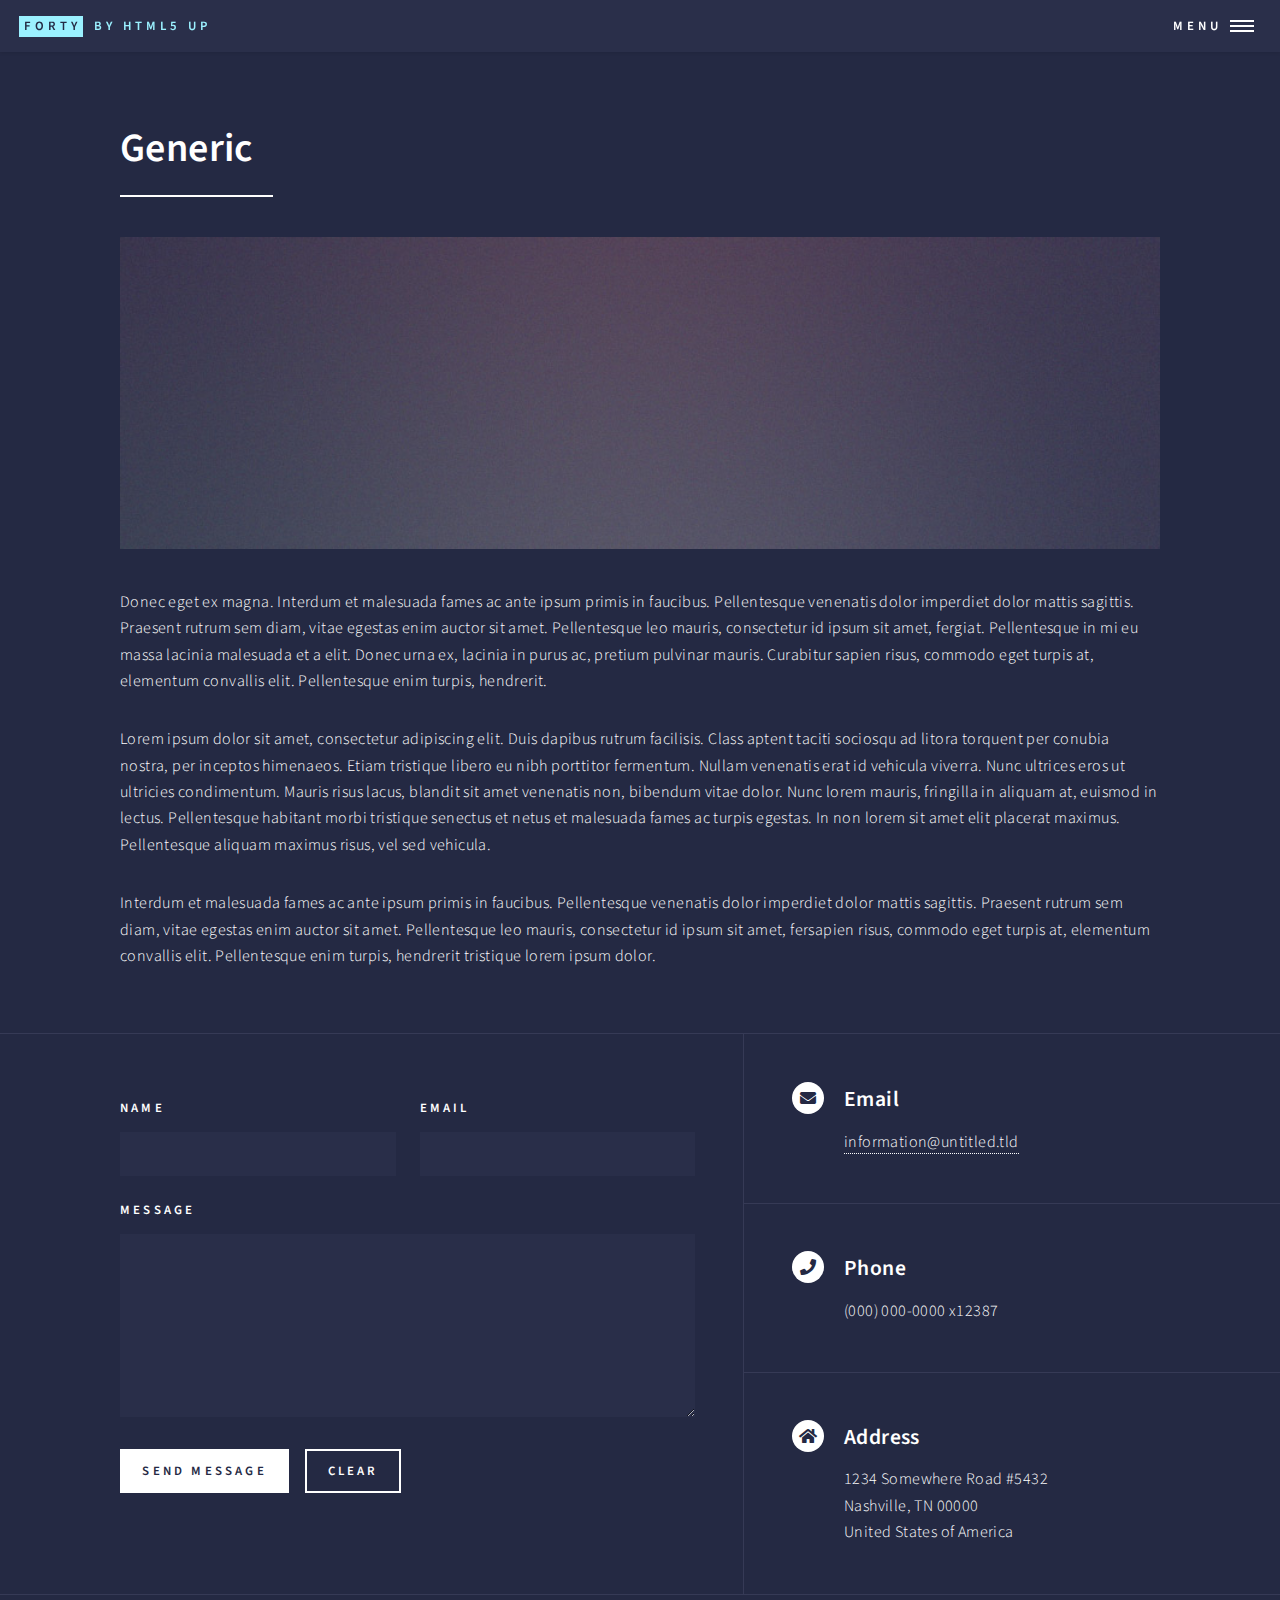
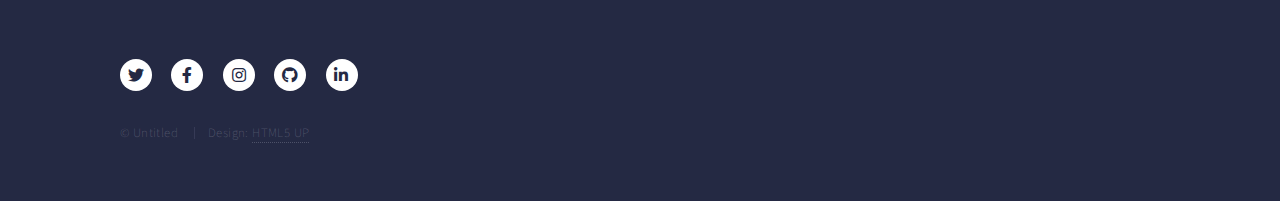
<file: generic.html>
<!DOCTYPE html>

<html>
  <head>
    <title>Generic - Forty by HTML5 UP</title>
    <meta charset="utf-8" />
    <meta
      name="viewport"
      content="width=device-width, initial-scale=1, user-scalable=no"
    />
    <link rel="stylesheet" href="assets/css/main.css" />
    <noscript
      ><link rel="stylesheet" href="assets/css/noscript.css"
    /></noscript>
  </head>
  <body class="is-preload">
    <!-- Wrapper -->
    <div id="wrapper">
      <!-- Header -->
      <header id="header">
        <a href="index.html" class="logo"
          ><strong>Forty</strong> <span>by HTML5 UP</span></a
        >
        <nav>
          <a href="#menu">Menu</a>
        </nav>
      </header>

      <!-- Menu -->
      <nav id="menu">
        <ul class="links">
          <li><a href="index.html">Home</a></li>
          <li><a href="landing.html">Landing</a></li>
          <li><a href="generic.html">Generic</a></li>
          <li><a href="elements.html">Elements</a></li>
        </ul>
        <ul class="actions stacked">
          <li><a href="#" class="button primary fit">Get Started</a></li>
          <li><a href="#" class="button fit">Log In</a></li>
        </ul>
      </nav>

      <!-- Main -->
      <div id="main" class="alt">
        <!-- One -->
        <section id="one">
          <div class="inner">
            <header class="major">
              <h1>Generic</h1>
            </header>
            <span class="image main"
              ><img src="images/pic11.jpg" alt=""
            /></span>
            <p>
              Donec eget ex magna. Interdum et malesuada fames ac ante ipsum
              primis in faucibus. Pellentesque venenatis dolor imperdiet dolor
              mattis sagittis. Praesent rutrum sem diam, vitae egestas enim
              auctor sit amet. Pellentesque leo mauris, consectetur id ipsum sit
              amet, fergiat. Pellentesque in mi eu massa lacinia malesuada et a
              elit. Donec urna ex, lacinia in purus ac, pretium pulvinar mauris.
              Curabitur sapien risus, commodo eget turpis at, elementum
              convallis elit. Pellentesque enim turpis, hendrerit.
            </p>
            <p>
              Lorem ipsum dolor sit amet, consectetur adipiscing elit. Duis
              dapibus rutrum facilisis. Class aptent taciti sociosqu ad litora
              torquent per conubia nostra, per inceptos himenaeos. Etiam
              tristique libero eu nibh porttitor fermentum. Nullam venenatis
              erat id vehicula viverra. Nunc ultrices eros ut ultricies
              condimentum. Mauris risus lacus, blandit sit amet venenatis non,
              bibendum vitae dolor. Nunc lorem mauris, fringilla in aliquam at,
              euismod in lectus. Pellentesque habitant morbi tristique senectus
              et netus et malesuada fames ac turpis egestas. In non lorem sit
              amet elit placerat maximus. Pellentesque aliquam maximus risus,
              vel sed vehicula.
            </p>
            <p>
              Interdum et malesuada fames ac ante ipsum primis in faucibus.
              Pellentesque venenatis dolor imperdiet dolor mattis sagittis.
              Praesent rutrum sem diam, vitae egestas enim auctor sit amet.
              Pellentesque leo mauris, consectetur id ipsum sit amet, fersapien
              risus, commodo eget turpis at, elementum convallis elit.
              Pellentesque enim turpis, hendrerit tristique lorem ipsum dolor.
            </p>
          </div>
        </section>
      </div>

      <!-- Contact -->
      <section id="contact">
        <div class="inner">
          <section>
            <form method="post" action="#">
              <div class="fields">
                <div class="field half">
                  <label for="name">Name</label>
                  <input type="text" name="name" id="name" />
                </div>
                <div class="field half">
                  <label for="email">Email</label>
                  <input type="text" name="email" id="email" />
                </div>
                <div class="field">
                  <label for="message">Message</label>
                  <textarea name="message" id="message" rows="6"></textarea>
                </div>
              </div>
              <ul class="actions">
                <li>
                  <input type="submit" value="Send Message" class="primary" />
                </li>
                <li><input type="reset" value="Clear" /></li>
              </ul>
            </form>
          </section>
          <section class="split">
            <section>
              <div class="contact-method">
                <span class="icon solid alt fa-envelope"></span>
                <h3>Email</h3>
                <a href="#">information@untitled.tld</a>
              </div>
            </section>
            <section>
              <div class="contact-method">
                <span class="icon solid alt fa-phone"></span>
                <h3>Phone</h3>
                <span>(000) 000-0000 x12387</span>
              </div>
            </section>
            <section>
              <div class="contact-method">
                <span class="icon solid alt fa-home"></span>
                <h3>Address</h3>
                <span
                  >1234 Somewhere Road #5432<br />
                  Nashville, TN 00000<br />
                  United States of America</span
                >
              </div>
            </section>
          </section>
        </div>
      </section>

      <!-- Footer -->
      <footer id="footer">
        <div class="inner">
          <ul class="icons">
            <li>
              <a href="#" class="icon brands alt fa-twitter"
                ><span class="label">Twitter</span></a
              >
            </li>
            <li>
              <a href="#" class="icon brands alt fa-facebook-f"
                ><span class="label">Facebook</span></a
              >
            </li>
            <li>
              <a href="#" class="icon brands alt fa-instagram"
                ><span class="label">Instagram</span></a
              >
            </li>
            <li>
              <a href="#" class="icon brands alt fa-github"
                ><span class="label">GitHub</span></a
              >
            </li>
            <li>
              <a href="#" class="icon brands alt fa-linkedin-in"
                ><span class="label">LinkedIn</span></a
              >
            </li>
          </ul>
          <ul class="copyright">
            <li>&copy; Untitled</li>
            <li>Design: <a href="https://html5up.net">HTML5 UP</a></li>
          </ul>
        </div>
      </footer>
    </div>

    <!-- Scripts -->
    <script src="assets/js/jquery.min.js"></script>
    <script src="assets/js/jquery.scrolly.min.js"></script>
    <script src="assets/js/jquery.scrollex.min.js"></script>
    <script src="assets/js/browser.min.js"></script>
    <script src="assets/js/breakpoints.min.js"></script>
    <script src="assets/js/util.js"></script>
    <script src="assets/js/main.js"></script>
  </body>
</html>
</file>
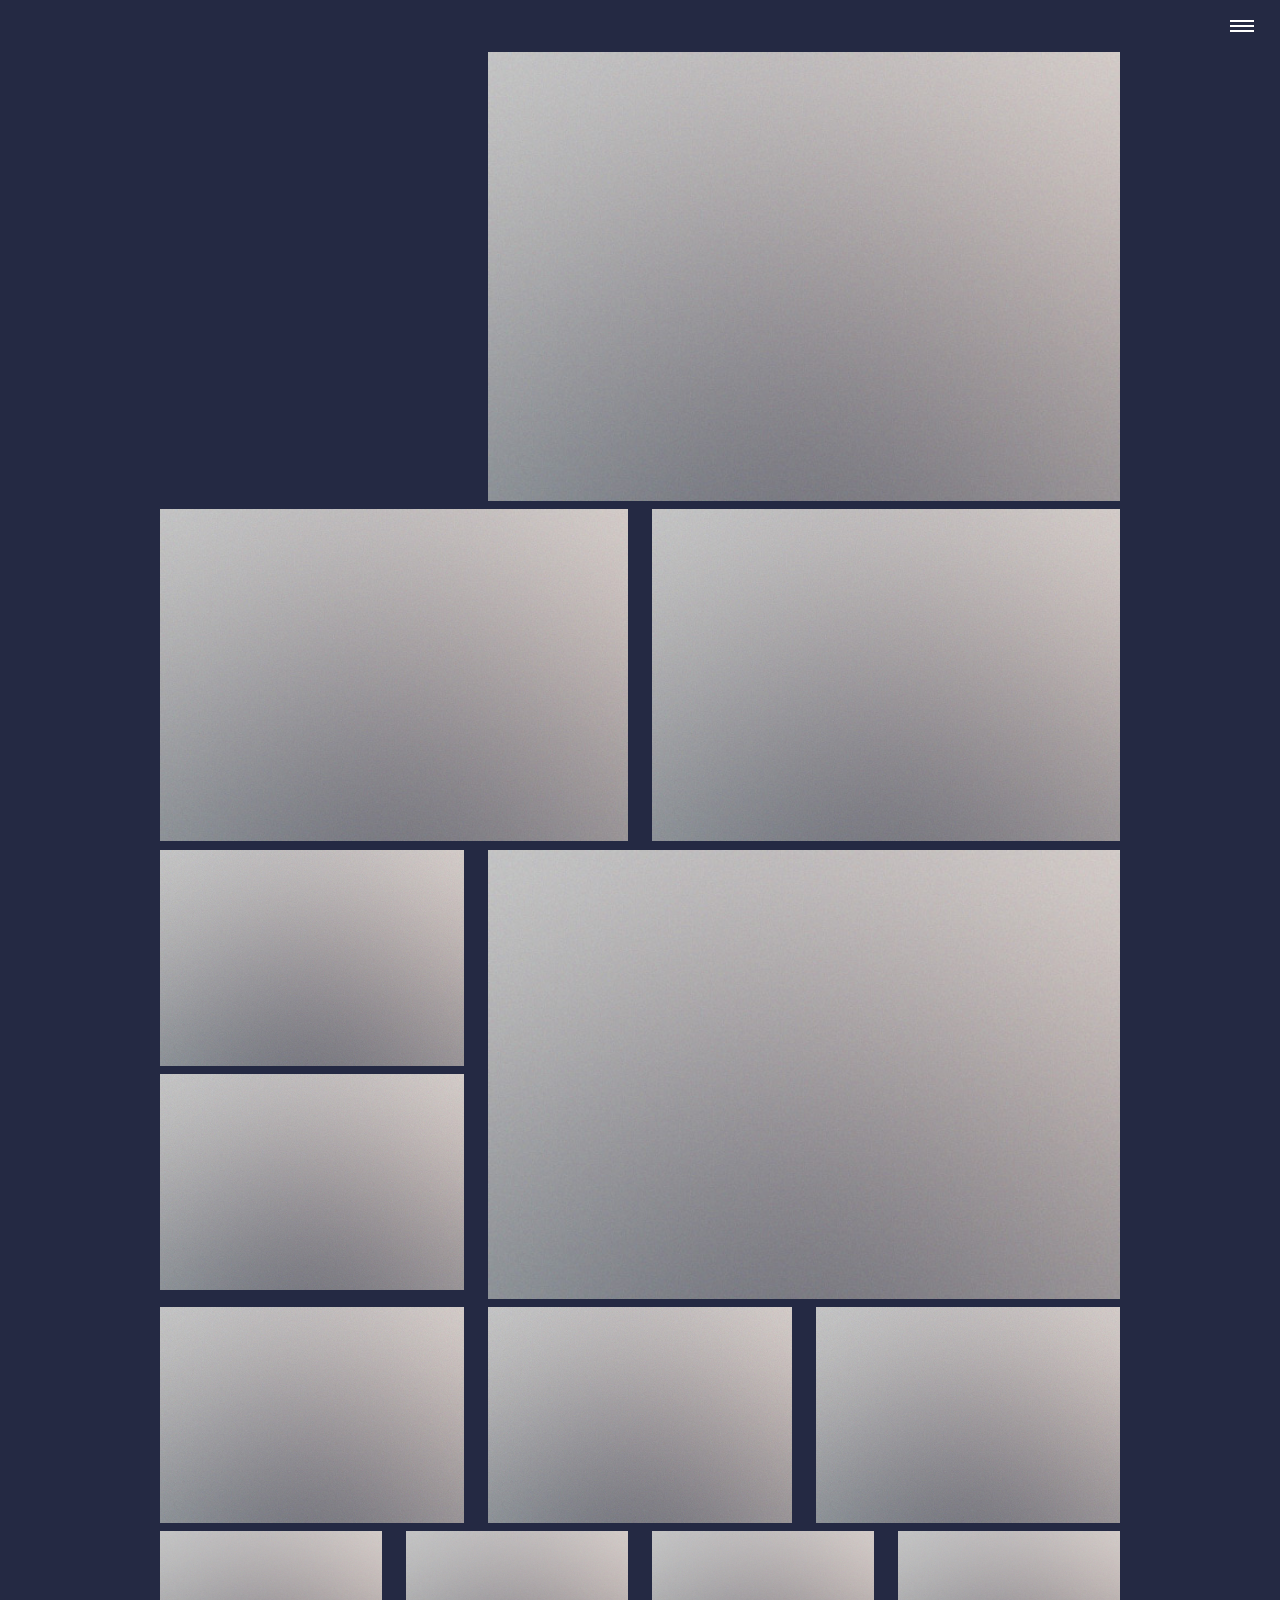
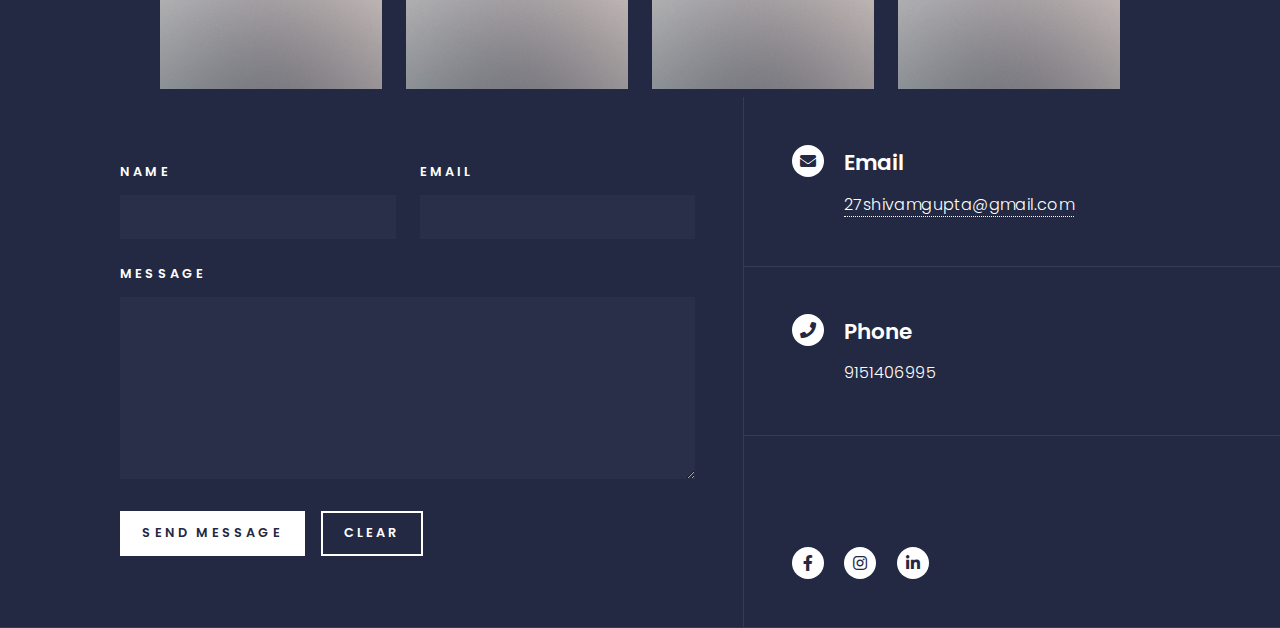
<file: grid.html>
<!DOCTYPE html>

<html>

<head>
  <title>Portfolio</title>
  <meta charset="utf-8" />
  <meta name="viewport" content="width=device-width, initial-scale=1, user-scalable=no" />
  <link rel="stylesheet" href="./css/fontawesome-all.min.css" />
  <link rel="stylesheet" href="./css/main.min.css" />
  <noscript>
    <link rel="stylesheet" href="./css/noscript.css" /></noscript>
</head>

<body class="is-preload">
  <!-- Wrapper -->
  <div id="wrapper">
    <!-- Header -->
    <header id="header" class="alt">
      <!-- <a href="index.html" class="logo"
          ><strong>Forty</strong> <span>by HTML5 UP</span></a
        > -->
      <nav>
        <a href="#menu"></a>
      </nav>
    </header>

    <!-- Menu -->
    <nav id="menu">
      <ul class="links">
        <li><a href="index.html">Home</a></li>
        <li><a href="about.html">Landing</a></li>
      </ul>
    </nav>

    <div class="container">
      <div class="row">
        <div class="col-8 col-offset-4">
          <img src="./images/pic01.jpg" alt="" />
        </div>
      </div>
      <div class="row">
        <div class="col-6">
          <img src="./images/pic01.jpg" alt="" />
        </div>
        <div class="col-6">
          <img src="./images/pic01.jpg" alt="" />
        </div>
      </div>
      <div class="row">
        <div class="col-4">
          <img src="./images/pic01.jpg" alt="" />
          <img src="./images/pic01.jpg" alt="" />
        </div>
        <div class="col-8">
          <img src="./images/pic01.jpg" alt="" />
        </div>
      </div>

      <div class="row">
        <div class="col-4">
          <img src="./images/pic01.jpg" alt="" />
        </div>
        <div class="col-4">
          <img src="./images/pic01.jpg" alt="" />
        </div>
        <div class="col-4">
          <img src="./images/pic01.jpg" alt="" />
        </div>
      </div>
      <div class="row">
        <div class="col-3">
          <img src="./images/pic01.jpg" alt="" />
        </div>
        <div class="col-3">
          <img src="./images/pic01.jpg" alt="" />
        </div>
        <div class="col-3">
          <img src="./images/pic01.jpg" alt="" />
        </div>
        <div class="col-3">
          <img src="./images/pic01.jpg" alt="" />
        </div>
      </div>
    </div>

    <!-- Contact -->
    <section id="contact">
      <div class="inner">
        <section>
          <form method="post" action="#">
            <div class="fields">
              <div class="field half">
                <label for="name">Name</label>
                <input type="text" name="name" id="name" />
              </div>
              <div class="field half">
                <label for="email">Email</label>
                <input type="text" name="email" id="email" />
              </div>
              <div class="field">
                <label for="message">Message</label>
                <textarea name="message" id="message" rows="6"></textarea>
              </div>
            </div>
            <ul class="actions">
              <li>
                <input type="submit" value="Send Message" class="primary" />
              </li>
              <li><input type="reset" value="Clear" /></li>
            </ul>
          </form>
        </section>
        <section class="split">
          <section>
            <div class="contact-method">
              <span class="icon solid alt fa-envelope"></span>
              <h3>Email</h3>
              <a href="#">27shivamgupta@gmail.com</a>
            </div>
          </section>
          <section>
            <div class="contact-method">
              <span class="icon solid alt fa-phone"></span>
              <h3>Phone</h3>
              <span>9151406995</span>
            </div>
          </section>
          <section>
            <ul class="icons" style="margin-top: 4rem;">
              <li>
                <a href="https://www.facebook.com/27shivamgupta" class="icon brands alt fa-facebook-f"><span
                    class="label">Facebook</span></a>
              </li>
              <li>
                <a href="https://instagram.com/shivaamm_guuptaa?igshid=15u5c4t71v6hy"
                  class="icon brands alt fa-instagram"><span class="label">Instagram</span></a>
              </li>

              <li>
                <a href="https://www.linkedin.com/in/shivam-gupta-5245b817b/"
                  class="icon brands alt fa-linkedin-in"><span class="label">LinkedIn</span></a>
              </li>
            </ul>
          </section>
        </section>
      </div>
    </section>

    <!-- Footer -->
  </div>

  <!-- Scripts -->
  <script src="./js/jquery.min.js"></script>
  <script src="./js/jquery.scrolly.min.js"></script>
  <script src="./js/jquery.scrollex.min.js"></script>
  <script src="./js/browser.min.js"></script>
  <script src="./js/breakpoints.min.js"></script>
  <script src="./js/util.js"></script>
  <script src="./js/main.js"></script>
</body>

</html>
</file>
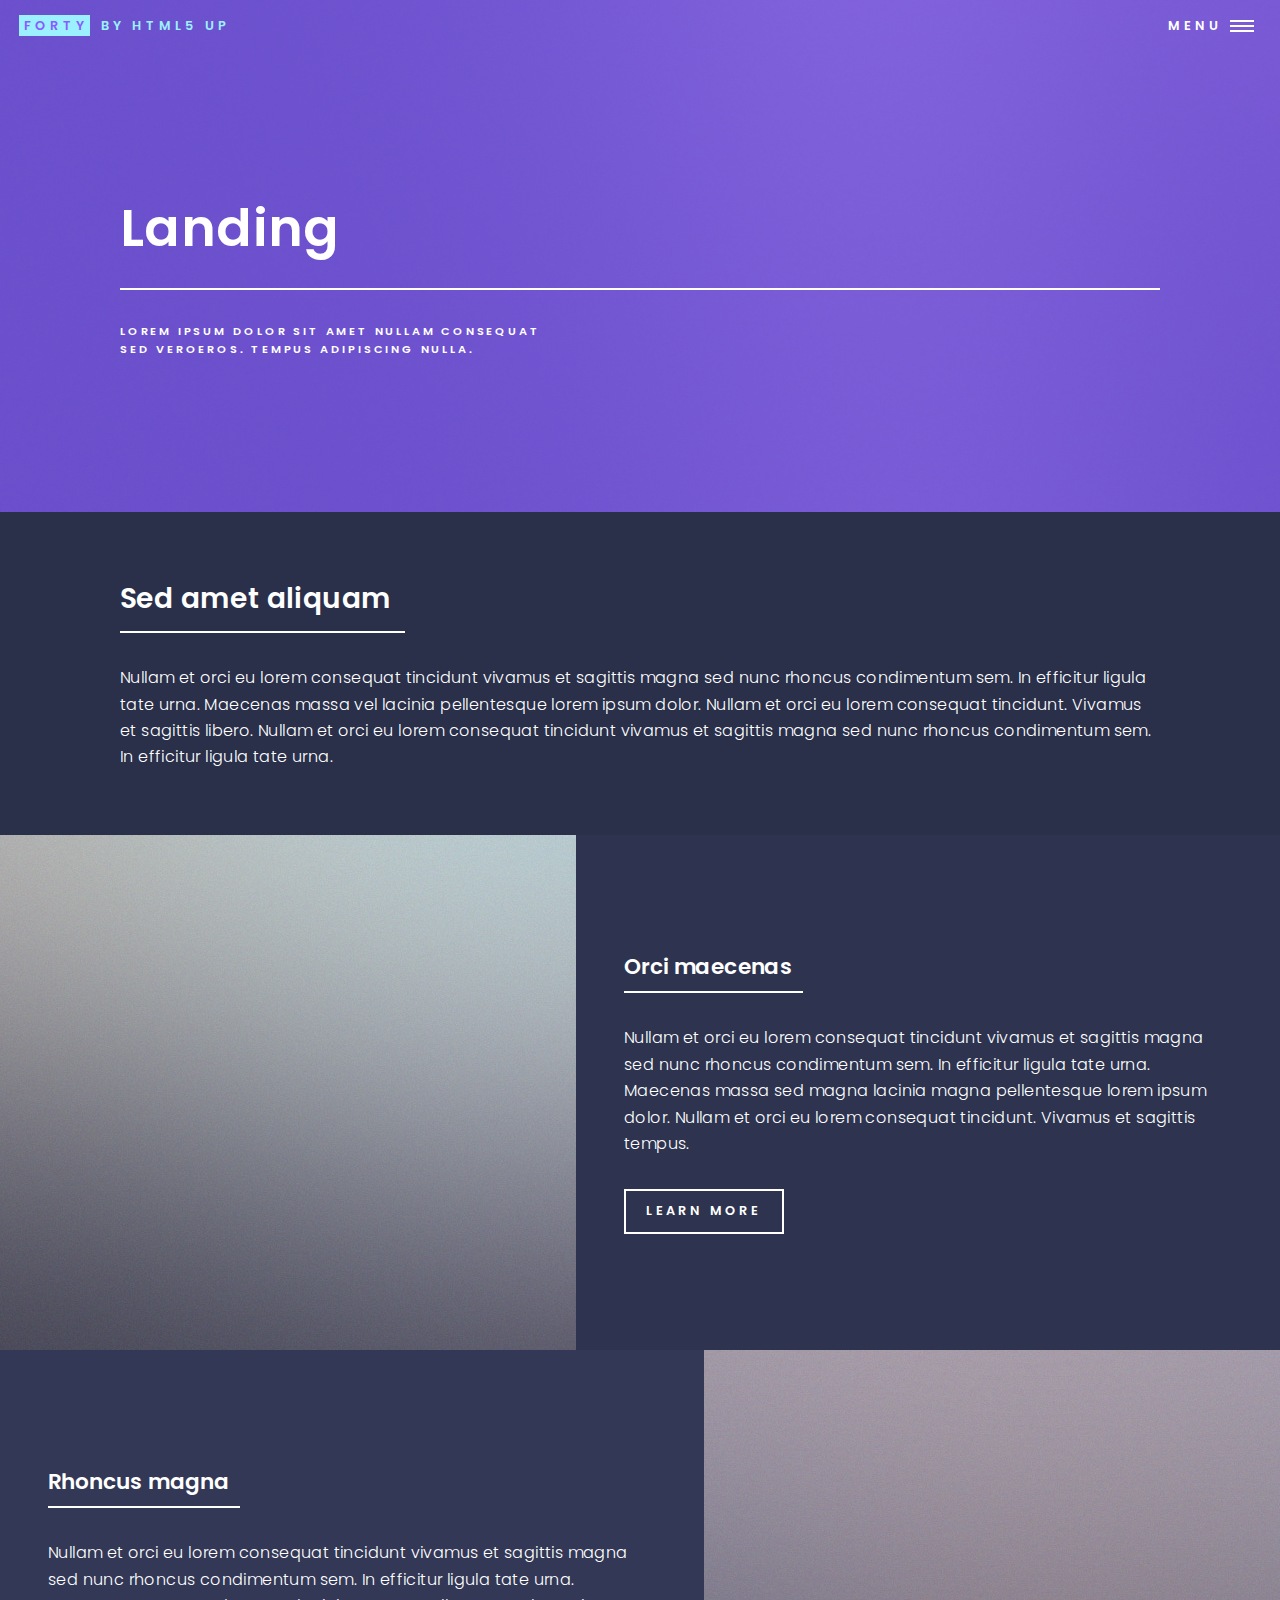
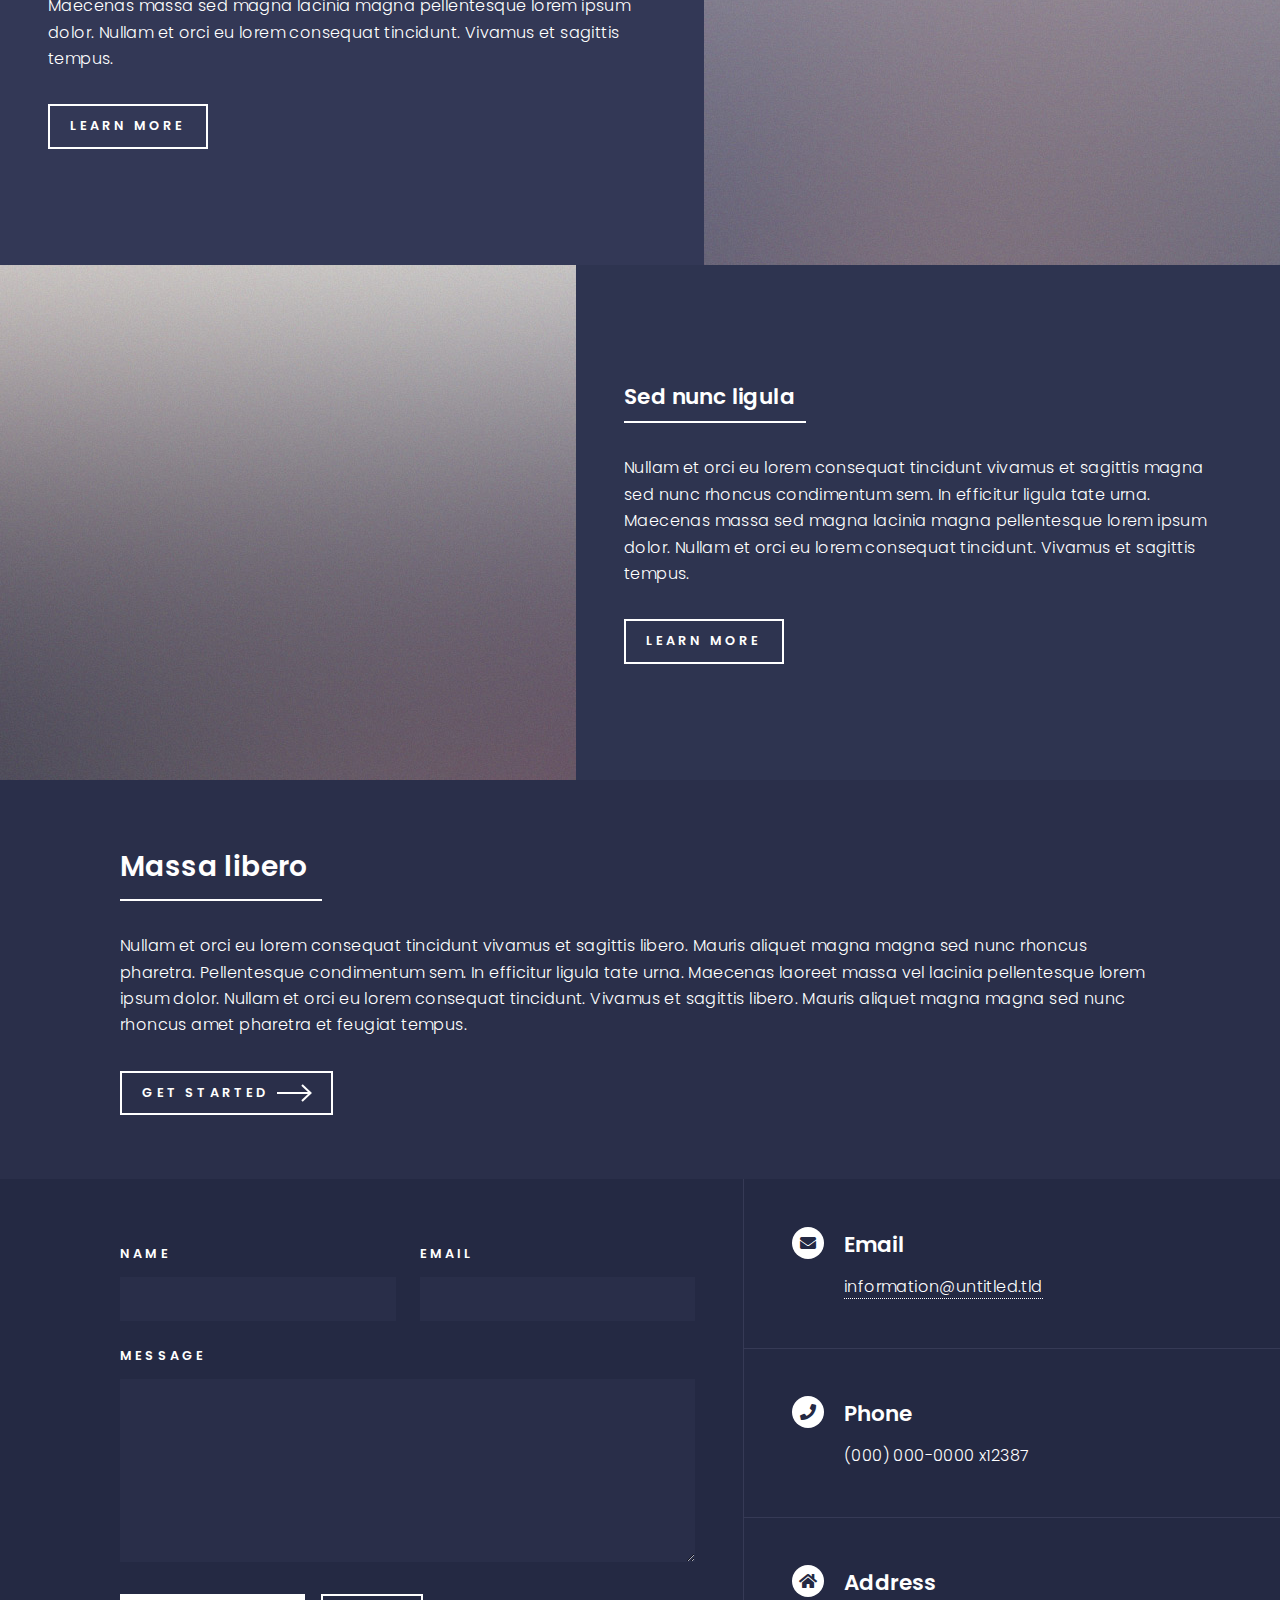
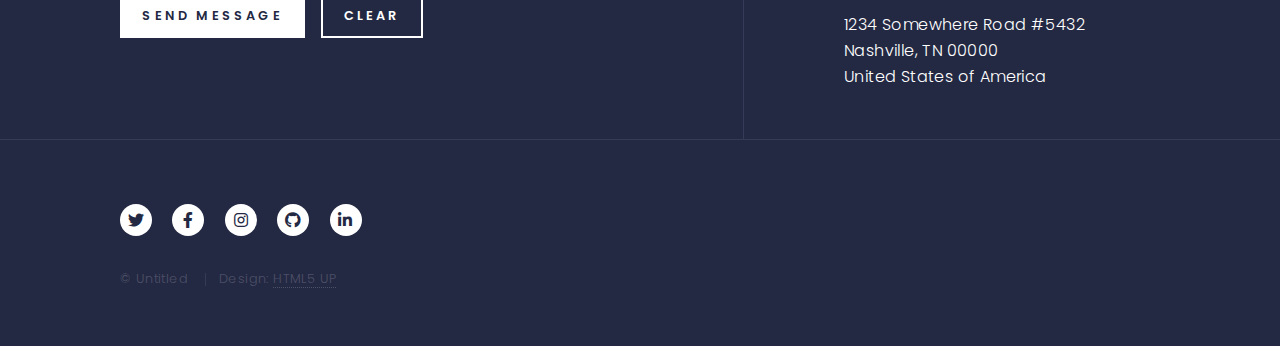
<file: landing.html>
<!DOCTYPE html>

<html>
  <head>
    <title>Shivam Portfolio2</title>
    <meta charset="utf-8" />
    <meta
      name="viewport"
      content="width=device-width, initial-scale=1, user-scalable=no"
    />
    <link rel="stylesheet" href="./css/fontawesome-all.min.css" />
    <link rel="stylesheet" href="./css/main.min.css" />
    <noscript><link rel="stylesheet" href="./css/noscript.min.css" /></noscript>
  </head>
  <body class="is-preload">
    <!-- Wrapper -->
    <div id="wrapper">
      <!-- Header -->
      <!-- Note: The "styleN" class below should match that of the banner element. -->
      <header id="header" class="alt style2">
        <a href="index.html" class="logo"
          ><strong>Forty</strong> <span>by HTML5 UP</span></a
        >
        <nav>
          <a href="#menu">Menu</a>
        </nav>
      </header>

      <!-- Menu -->
      <nav id="menu">
        <ul class="links">
          <li><a href="index.html">Home</a></li>
          <li><a href="landing.html">Landing</a></li>
          <li><a href="generic.html">Generic</a></li>
          <li><a href="elements.html">Elements</a></li>
        </ul>
        <ul class="actions stacked">
          <li><a href="#" class="button primary fit">Get Started</a></li>
          <li><a href="#" class="button fit">Log In</a></li>
        </ul>
      </nav>

      <!-- Banner -->
      <!-- Note: The "styleN" class below should match that of the header element. -->
      <section id="banner" class="style2">
        <div class="inner">
          <span class="image">
            <img src="images/pic07.jpg" alt="" />
          </span>
          <header class="major">
            <h1>Landing</h1>
          </header>
          <div class="content">
            <p>
              Lorem ipsum dolor sit amet nullam consequat<br />
              sed veroeros. tempus adipiscing nulla.
            </p>
          </div>
        </div>
      </section>

      <!-- Main -->
      <div id="main">
        <!-- One -->
        <section id="one">
          <div class="inner">
            <header class="major">
              <h2>Sed amet aliquam</h2>
            </header>
            <p>
              Nullam et orci eu lorem consequat tincidunt vivamus et sagittis
              magna sed nunc rhoncus condimentum sem. In efficitur ligula tate
              urna. Maecenas massa vel lacinia pellentesque lorem ipsum dolor.
              Nullam et orci eu lorem consequat tincidunt. Vivamus et sagittis
              libero. Nullam et orci eu lorem consequat tincidunt vivamus et
              sagittis magna sed nunc rhoncus condimentum sem. In efficitur
              ligula tate urna.
            </p>
          </div>
        </section>

        <!-- Two -->
        <section id="two" class="spotlights">
          <section>
            <a href="generic.html" class="image">
              <img
                src="images/pic08.jpg"
                alt=""
                data-position="center center"
              />
            </a>
            <div class="content">
              <div class="inner">
                <header class="major">
                  <h3>Orci maecenas</h3>
                </header>
                <p>
                  Nullam et orci eu lorem consequat tincidunt vivamus et
                  sagittis magna sed nunc rhoncus condimentum sem. In efficitur
                  ligula tate urna. Maecenas massa sed magna lacinia magna
                  pellentesque lorem ipsum dolor. Nullam et orci eu lorem
                  consequat tincidunt. Vivamus et sagittis tempus.
                </p>
                <ul class="actions">
                  <li><a href="generic.html" class="button">Learn more</a></li>
                </ul>
              </div>
            </div>
          </section>
          <section>
            <a href="generic.html" class="image">
              <img src="images/pic09.jpg" alt="" data-position="top center" />
            </a>
            <div class="content">
              <div class="inner">
                <header class="major">
                  <h3>Rhoncus magna</h3>
                </header>
                <p>
                  Nullam et orci eu lorem consequat tincidunt vivamus et
                  sagittis magna sed nunc rhoncus condimentum sem. In efficitur
                  ligula tate urna. Maecenas massa sed magna lacinia magna
                  pellentesque lorem ipsum dolor. Nullam et orci eu lorem
                  consequat tincidunt. Vivamus et sagittis tempus.
                </p>
                <ul class="actions">
                  <li><a href="generic.html" class="button">Learn more</a></li>
                </ul>
              </div>
            </div>
          </section>
          <section>
            <a href="generic.html" class="image">
              <img src="images/pic10.jpg" alt="" data-position="25% 25%" />
            </a>
            <div class="content">
              <div class="inner">
                <header class="major">
                  <h3>Sed nunc ligula</h3>
                </header>
                <p>
                  Nullam et orci eu lorem consequat tincidunt vivamus et
                  sagittis magna sed nunc rhoncus condimentum sem. In efficitur
                  ligula tate urna. Maecenas massa sed magna lacinia magna
                  pellentesque lorem ipsum dolor. Nullam et orci eu lorem
                  consequat tincidunt. Vivamus et sagittis tempus.
                </p>
                <ul class="actions">
                  <li><a href="generic.html" class="button">Learn more</a></li>
                </ul>
              </div>
            </div>
          </section>
        </section>

        <!-- Three -->
        <section id="three">
          <div class="inner">
            <header class="major">
              <h2>Massa libero</h2>
            </header>
            <p>
              Nullam et orci eu lorem consequat tincidunt vivamus et sagittis
              libero. Mauris aliquet magna magna sed nunc rhoncus pharetra.
              Pellentesque condimentum sem. In efficitur ligula tate urna.
              Maecenas laoreet massa vel lacinia pellentesque lorem ipsum dolor.
              Nullam et orci eu lorem consequat tincidunt. Vivamus et sagittis
              libero. Mauris aliquet magna magna sed nunc rhoncus amet pharetra
              et feugiat tempus.
            </p>
            <ul class="actions">
              <li>
                <a href="generic.html" class="button next">Get Started</a>
              </li>
            </ul>
          </div>
        </section>
      </div>

      <!-- Contact -->
      <section id="contact">
        <div class="inner">
          <section>
            <form method="post" action="#">
              <div class="fields">
                <div class="field half">
                  <label for="name">Name</label>
                  <input type="text" name="name" id="name" />
                </div>
                <div class="field half">
                  <label for="email">Email</label>
                  <input type="text" name="email" id="email" />
                </div>
                <div class="field">
                  <label for="message">Message</label>
                  <textarea name="message" id="message" rows="6"></textarea>
                </div>
              </div>
              <ul class="actions">
                <li>
                  <input type="submit" value="Send Message" class="primary" />
                </li>
                <li><input type="reset" value="Clear" /></li>
              </ul>
            </form>
          </section>
          <section class="split">
            <section>
              <div class="contact-method">
                <span class="icon solid alt fa-envelope"></span>
                <h3>Email</h3>
                <a href="#">information@untitled.tld</a>
              </div>
            </section>
            <section>
              <div class="contact-method">
                <span class="icon solid alt fa-phone"></span>
                <h3>Phone</h3>
                <span>(000) 000-0000 x12387</span>
              </div>
            </section>
            <section>
              <div class="contact-method">
                <span class="icon solid alt fa-home"></span>
                <h3>Address</h3>
                <span
                  >1234 Somewhere Road #5432<br />
                  Nashville, TN 00000<br />
                  United States of America</span
                >
              </div>
            </section>
          </section>
        </div>
      </section>

      <!-- Footer -->
      <footer id="footer">
        <div class="inner">
          <ul class="icons">
            <li>
              <a href="#" class="icon brands alt fa-twitter"
                ><span class="label">Twitter</span></a
              >
            </li>
            <li>
              <a href="#" class="icon brands alt fa-facebook-f"
                ><span class="label">Facebook</span></a
              >
            </li>
            <li>
              <a href="#" class="icon brands alt fa-instagram"
                ><span class="label">Instagram</span></a
              >
            </li>
            <li>
              <a href="#" class="icon brands alt fa-github"
                ><span class="label">GitHub</span></a
              >
            </li>
            <li>
              <a href="#" class="icon brands alt fa-linkedin-in"
                ><span class="label">LinkedIn</span></a
              >
            </li>
          </ul>
          <ul class="copyright">
            <li>&copy; Untitled</li>
            <li>Design: <a href="https://html5up.net">HTML5 UP</a></li>
          </ul>
        </div>
      </footer>
    </div>

    <!-- Scripts -->
    <script src="./js/jquery.min.js"></script>
    <script src="./js/jquery.scrolly.min.js"></script>
    <script src="./js/jquery.scrollex.min.js"></script>
    <script src="./js/browser.min.js"></script>
    <script src="./js/breakpoints.min.js"></script>
    <script src="./js/util.js"></script>
    <script src="./js/main.js"></script>
  </body>
</html>
</file>
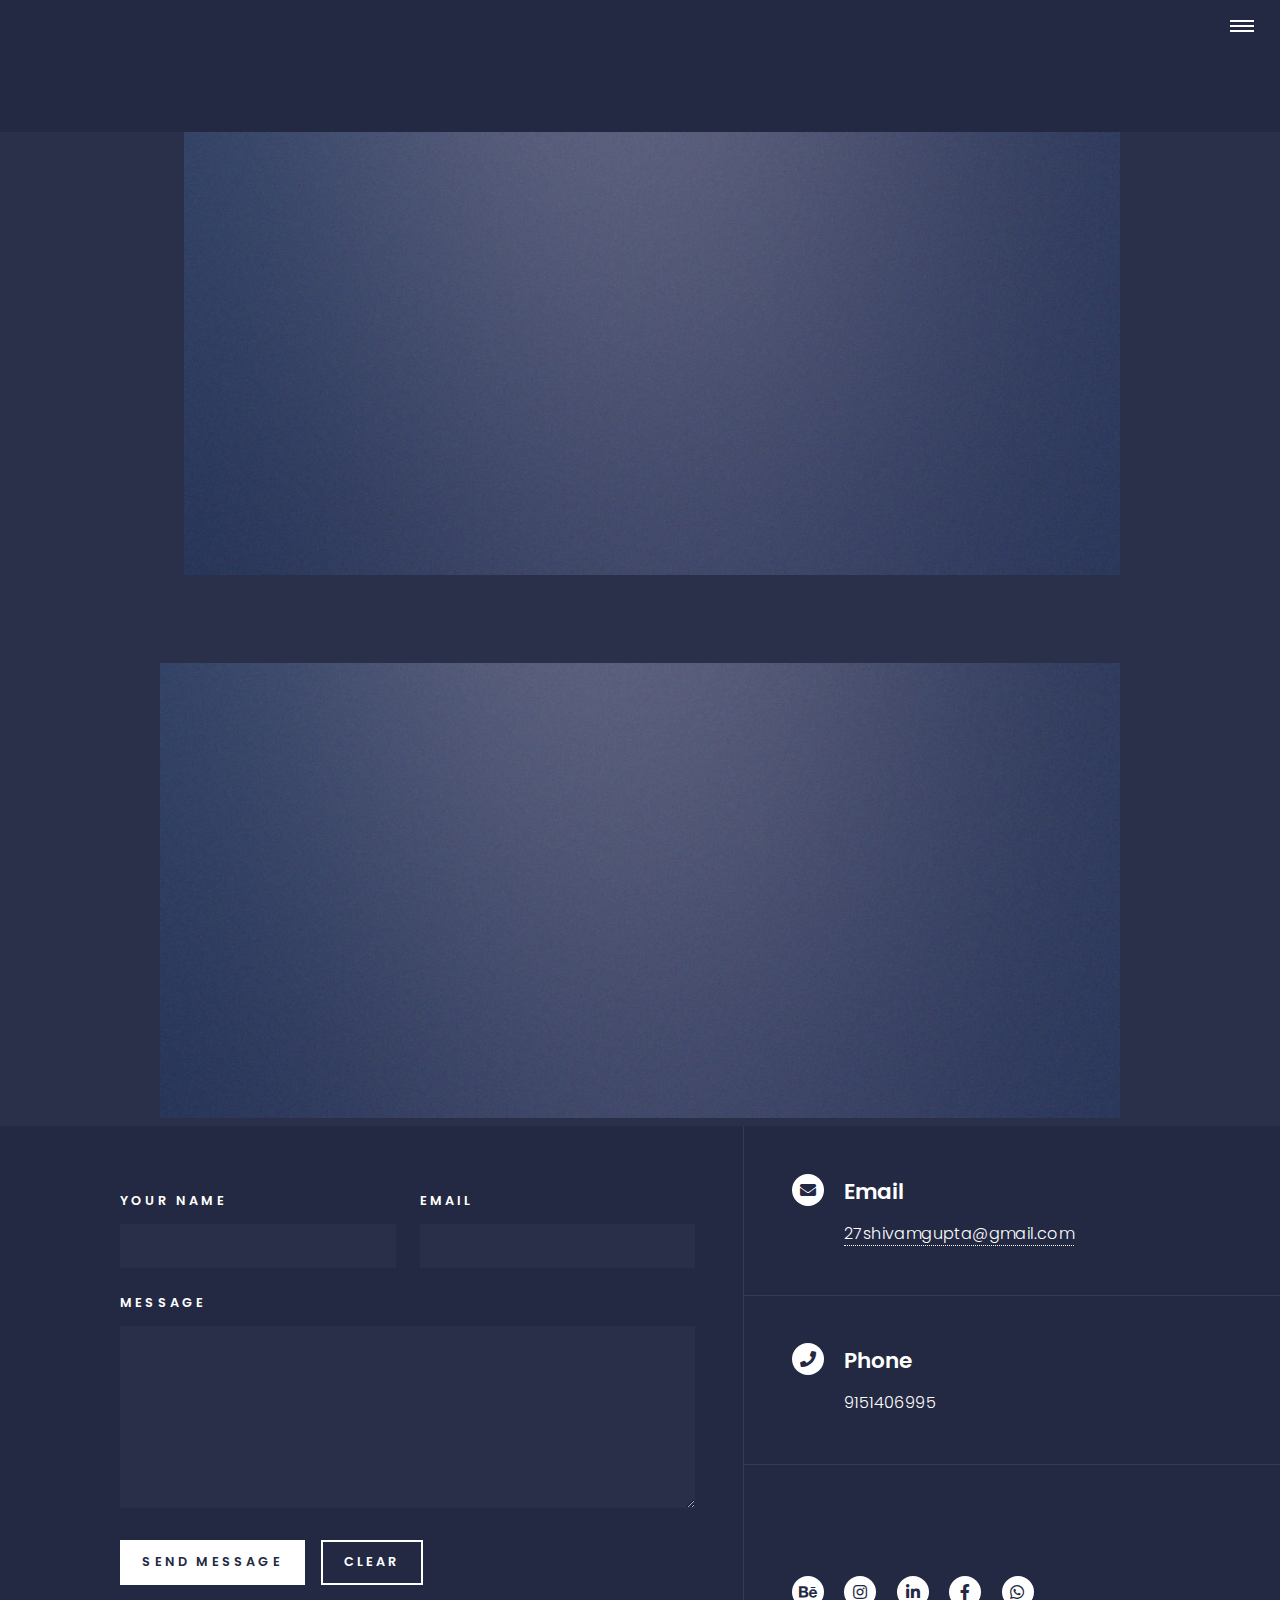
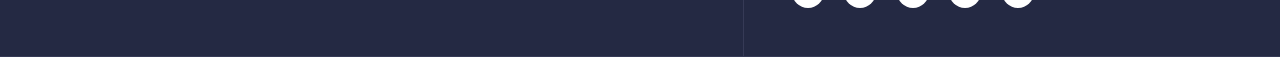
<file: template-gird.html>
<!DOCTYPE html>

<html>
  <head>
    <title>Shivam Portfolio</title>
    <meta charset="utf-8" />
    <meta
      name="viewport"
      content="width=device-width, initial-scale=1, user-scalable=no"
    />
    <link rel="stylesheet" href="./css/fontawesome-all.min.css" />
    <link rel="stylesheet" href="./css/main.min.css" />
    <noscript><link rel="stylesheet" href="./css/noscript.min.css" /></noscript>
  </head>
  <body class="is-preload">
    <!-- Wrapper -->
    <div id="wrapper">
      <!-- Header -->
      <header id="header" class="alt">
        <!-- <a href="index.html" class="logo"
          ><strong>Forty</strong> <span>by HTML5 UP</span></a
        > -->
        <nav>
          <a href="#menu"></a>
        </nav>
      </header>

      <!-- Menu -->
      <nav id="menu">
        <ul class="links">
          <li><a href="index.html">Home</a></li>
          <li><a href="about.html">About</a></li>
        </ul>
      </nav>

      <!-- 

        .container>.row>.col-12 - 1

        .my-1 - 5
        .mx-1 - 5

        py-1 - 5 
        px-1 - 5 
        p-1 - 5 


       -->

      <!-- Main -->
      <div id="main">
        <div class="container">
          <div class="row my-5">
            <div class="col-12">
              <img src="./images/pic02.jpg" alt="" />
            </div>
          </div>
          <div class="row">
            <div class="col-12">
              <img src="./images/pic02.jpg" alt="" />
            </div>
          </div>
        </div>
      </div>

      <!-- Contact -->
      <section id="contact">
        <div class="inner">
          <section>
            <form name="contact" method="POST" data-netlify="true">
              <div class="fields">
                <div class="field half">
                  <label for="name">Your Name</label>
                  <input type="text" name="name" id="name" />
                </div>
                <div class="field half">
                  <label for="email">Email</label>
                  <input type="text" name="email" id="email" />
                </div>
                <div class="field">
                  <label for="message">Message</label>
                  <textarea name="message" id="message" rows="6"></textarea>
                </div>
              </div>
              <ul class="actions">
                <li>
                  <input type="submit" value="Send Message" class="primary" />
                </li>
                <li><input type="reset" value="Clear" /></li>
              </ul>
            </form>
          </section>
          <section class="split">
            <section>
              <div class="contact-method">
                <span class="icon solid alt fa-envelope"></span>
                <h3>Email</h3>
                <a href="#">27shivamgupta@gmail.com</a>
              </div>
            </section>
            <section>
              <div class="contact-method">
                <span class="icon solid alt fa-phone"></span>
                <h3>Phone</h3>
                <span>9151406995</span>
              </div>
            </section>
            <section>
              <ul class="icons" style="margin-top: 4rem;">
                <li>
                  <a
                    href="https://www.behance.net/shivamgupta9"
                    class="icon brands alt fa-behance"
                    ><span class="label">Whatsapp</span></a
                  >
                </li>

                <li>
                  <a
                    href="https://instagram.com/shivaamm_guuptaa?igshid=15u5c4t71v6hy"
                    class="icon brands alt fa-instagram"
                    ><span class="label">Instagram</span></a
                  >
                </li>

                <li>
                  <a
                    href="https://www.linkedin.com/in/shivam-gupta-5245b817b/"
                    class="icon brands alt fa-linkedin-in"
                    ><span class="label">LinkedIn</span></a
                  >
                </li>
                <li>
                  <a
                    href="https://www.facebook.com/27shivamgupta"
                    class="icon brands alt fa-facebook-f"
                    ><span class="label">Facebook</span></a
                  >
                </li>
                <li>
                  <a
                    href="https://api.whatsapp.com/send?phone=919151406995"
                    class="icon brands alt fa-whatsapp"
                    ><span class="label">Whatsapp</span></a
                  >
                </li>
              </ul>
            </section>
          </section>
        </div>
      </section>

      <!-- Footer -->
    </div>

    <!-- Scripts -->
    <script src="./js/jquery.min.js"></script>
    <script src="./js/jquery.scrolly.min.js"></script>
    <script src="./js/jquery.scrollex.min.js"></script>
    <script src="./js/browser.min.js"></script>
    <script src="./js/breakpoints.min.js"></script>
    <script src="./js/util.js"></script>
    <script src="./js/main.js"></script>
  </body>
</html>
</file>
<file: assets/css/noscript.css>
/*
	Forty by HTML5 UP
	html5up.net | @ajlkn
	Free for personal and commercial use under the CCA 3.0 license (html5up.net/license)
*/

/* Banner */

	body.is-preload #banner:after {
		opacity: 0.85;
	}

	body.is-preload #banner > .inner {
		-moz-filter: none;
		-webkit-filter: none;
		-ms-filter: none;
		filter: none;
		-moz-transform: none;
		-webkit-transform: none;
		-ms-transform: none;
		transform: none;
		opacity: 1;
	}
</file>
<file: css/noscript.css>
/*
	Forty by HTML5 UP
	html5up.net | @ajlkn
	Free for personal and commercial use under the CCA 3.0 license (html5up.net/license)
*/

/* Banner */

	body.is-preload #banner:after {
		opacity: 0.85;
	}

	body.is-preload #banner > .inner {
		-moz-filter: none;
		-webkit-filter: none;
		-ms-filter: none;
		filter: none;
		-moz-transform: none;
		-webkit-transform: none;
		-ms-transform: none;
		transform: none;
		opacity: 1;
	}
</file>
<file: css/main.min.css>
@import url("https://fonts.googleapis.com/css2?family=Poppins:wght@400;700&display=swap");.text-center{text-align:center !important}html,body,div,span,applet,object,iframe,h1,h2,h3,h4,h5,h6,p,blockquote,pre,a,abbr,acronym,address,big,cite,code,del,dfn,em,img,ins,kbd,q,s,samp,small,strike,strong,sub,sup,tt,var,b,u,i,center,dl,dt,dd,ol,ul,li,fieldset,form,label,legend,table,caption,tbody,tfoot,thead,tr,th,td,article,aside,canvas,details,embed,figure,figcaption,footer,header,hgroup,menu,nav,output,ruby,section,summary,time,mark,audio,video{margin:0;padding:0;border:0;font-size:100%;font:inherit;vertical-align:baseline}article,aside,details,figcaption,figure,footer,header,hgroup,menu,nav,section{display:block}body{line-height:1}ol,ul{list-style:none}blockquote,q{quotes:none}blockquote:before,blockquote:after,q:before,q:after{content:'';content:none}table{border-collapse:collapse;border-spacing:0}body{-webkit-text-size-adjust:none}mark{background-color:transparent;color:inherit}input::-moz-focus-inner{border:0;padding:0}input,select,textarea{-moz-appearance:none;-webkit-appearance:none;-ms-appearance:none;appearance:none}@-ms-viewport{width:device-width}body{-ms-overflow-style:scrollbar}@media screen and (max-width: 480px){html,body{min-width:320px}}html{-webkit-box-sizing:border-box;box-sizing:border-box}*,*:before,*:after{-webkit-box-sizing:inherit;box-sizing:inherit}body{background:#242943}body.is-preload *,body.is-preload *:before,body.is-preload *:after{-webkit-animation:none !important;animation:none !important;-webkit-transition:none !important;transition:none !important}body,input,select,textarea{color:#fff;font-family:"Poppins",sans-serif;font-size:17pt;font-weight:300;letter-spacing:.025em;line-height:1.65}@media screen and (max-width: 1680px){body,input,select,textarea{font-size:14pt}}@media screen and (max-width: 1280px){body,input,select,textarea{font-size:12pt}}@media screen and (max-width: 360px){body,input,select,textarea{font-size:11pt}}a{-webkit-transition:color .2s ease-in-out,border-bottom-color .2s ease-in-out;transition:color .2s ease-in-out,border-bottom-color .2s ease-in-out;border-bottom:dotted 1px;color:inherit;text-decoration:none}a:hover{border-bottom-color:transparent;color:#9bf1ff !important}a:active{color:#53e3fb !important}strong,b{color:#fff;font-weight:600}em,i{font-style:italic}p{margin:0 0 2em 0}h1,h2,h3,h4,h5,h6{color:#fff;font-weight:600;line-height:1.65;margin:0 0 1em 0}h1 a,h2 a,h3 a,h4 a,h5 a,h6 a{color:inherit;border-bottom:0}h1{font-size:2.5em}h2{font-size:1.75em}h3{font-size:1.35em}h4{font-size:1.1em}h5{font-size:0.9em}h6{font-size:0.7em}@media screen and (max-width: 736px){h1{font-size:2em}h2{font-size:1.5em}h3{font-size:1.25em}}sub{font-size:0.8em;position:relative;top:0.5em}sup{font-size:0.8em;position:relative;top:-0.5em}blockquote{border-left:solid 4px rgba(212,212,255,0.1);font-style:italic;margin:0 0 2em 0;padding:.5em 0 .5em 2em}code{background:rgba(212,212,255,0.035);font-family:"Poppins",sans-serif;font-size:0.9em;margin:0 0.25em;padding:0.25em 0.65em}pre{-webkit-overflow-scrolling:touch;font-family:"Poppins",sans-serif;font-size:0.9em;margin:0 0 2em 0}pre code{display:block;line-height:1.75;padding:1em 1.5em;overflow-x:auto}hr{border:0;border-bottom:solid 1px rgba(212,212,255,0.1);margin:2em 0}hr.major{margin:3em 0}.align-left{text-align:left}.align-center{text-align:center}.align-right{text-align:right}.row{display:-webkit-box;display:-ms-flexbox;display:flex;-ms-flex-wrap:wrap;flex-wrap:wrap;-webkit-box-sizing:border-box;box-sizing:border-box;-webkit-box-align:stretch;-ms-flex-align:stretch;align-items:stretch}.row>*{-webkit-box-sizing:border-box;box-sizing:border-box}.row.gtr-uniform>*>:last-child{margin-bottom:0}.row.aln-left{-webkit-box-pack:start;-ms-flex-pack:start;justify-content:flex-start}.row.aln-center{-webkit-box-pack:center;-ms-flex-pack:center;justify-content:center}.row.aln-right{-webkit-box-pack:end;-ms-flex-pack:end;justify-content:flex-end}.row.aln-top{-webkit-box-align:start;-ms-flex-align:start;align-items:flex-start}.row.aln-middle{-webkit-box-align:center;-ms-flex-align:center;align-items:center}.row.aln-bottom{-webkit-box-align:end;-ms-flex-align:end;align-items:flex-end}.row>.imp{-webkit-box-ordinal-group:0;-ms-flex-order:-1;order:-1}.row>.col-1{width:8.33333%}.row>.off-1{margin-left:8.33333%}.row>.col-2{width:16.66667%}.row>.off-2{margin-left:16.66667%}.row>.col-3{width:25%}.row>.off-3{margin-left:25%}.row>.col-4{width:33.33333%}.row>.off-4{margin-left:33.33333%}.row>.col-5{width:41.66667%}.row>.off-5{margin-left:41.66667%}.row>.col-6{width:50%}.row>.off-6{margin-left:50%}.row>.col-7{width:58.33333%}.row>.off-7{margin-left:58.33333%}.row>.col-8{width:66.66667%}.row>.off-8{margin-left:66.66667%}.row>.col-9{width:75%}.row>.off-9{margin-left:75%}.row>.col-10{width:83.33333%}.row>.off-10{margin-left:83.33333%}.row>.col-11{width:91.66667%}.row>.off-11{margin-left:91.66667%}.row>.col-12{width:100%}.row>.off-12{margin-left:100%}.row.gtr-0{margin-top:0;margin-left:0em}.row.gtr-0>*{padding:0 0 0 0em}.row.gtr-0.gtr-uniform{margin-top:0em}.row.gtr-0.gtr-uniform>*{padding-top:0em}.row.gtr-25{margin-top:0;margin-left:-.5em}.row.gtr-25>*{padding:0 0 0 .5em}.row.gtr-25.gtr-uniform{margin-top:-.5em}.row.gtr-25.gtr-uniform>*{padding-top:.5em}.row.gtr-50{margin-top:0;margin-left:-1em}.row.gtr-50>*{padding:0 0 0 1em}.row.gtr-50.gtr-uniform{margin-top:-1em}.row.gtr-50.gtr-uniform>*{padding-top:1em}.row{margin-top:0;margin-left:-2em}.row>*{padding:0 0 0 2em}.row.gtr-uniform{margin-top:-2em}.row.gtr-uniform>*{padding-top:2em}.row.gtr-150{margin-top:0;margin-left:-3em}.row.gtr-150>*{padding:0 0 0 3em}.row.gtr-150.gtr-uniform{margin-top:-3em}.row.gtr-150.gtr-uniform>*{padding-top:3em}.row.gtr-200{margin-top:0;margin-left:-4em}.row.gtr-200>*{padding:0 0 0 4em}.row.gtr-200.gtr-uniform{margin-top:-4em}.row.gtr-200.gtr-uniform>*{padding-top:4em}@media screen and (max-width: 1680px){.row{display:-webkit-box;display:-ms-flexbox;display:flex;-ms-flex-wrap:wrap;flex-wrap:wrap;-webkit-box-sizing:border-box;box-sizing:border-box;-webkit-box-align:stretch;-ms-flex-align:stretch;align-items:stretch}.row>*{-webkit-box-sizing:border-box;box-sizing:border-box}.row.gtr-uniform>*>:last-child{margin-bottom:0}.row.aln-left{-webkit-box-pack:start;-ms-flex-pack:start;justify-content:flex-start}.row.aln-center{-webkit-box-pack:center;-ms-flex-pack:center;justify-content:center}.row.aln-right{-webkit-box-pack:end;-ms-flex-pack:end;justify-content:flex-end}.row.aln-top{-webkit-box-align:start;-ms-flex-align:start;align-items:flex-start}.row.aln-middle{-webkit-box-align:center;-ms-flex-align:center;align-items:center}.row.aln-bottom{-webkit-box-align:end;-ms-flex-align:end;align-items:flex-end}.row>.imp-xlarge{-webkit-box-ordinal-group:0;-ms-flex-order:-1;order:-1}.row>.col-1-xlarge{width:8.33333%}.row>.off-1-xlarge{margin-left:8.33333%}.row>.col-2-xlarge{width:16.66667%}.row>.off-2-xlarge{margin-left:16.66667%}.row>.col-3-xlarge{width:25%}.row>.off-3-xlarge{margin-left:25%}.row>.col-4-xlarge{width:33.33333%}.row>.off-4-xlarge{margin-left:33.33333%}.row>.col-5-xlarge{width:41.66667%}.row>.off-5-xlarge{margin-left:41.66667%}.row>.col-6-xlarge{width:50%}.row>.off-6-xlarge{margin-left:50%}.row>.col-7-xlarge{width:58.33333%}.row>.off-7-xlarge{margin-left:58.33333%}.row>.col-8-xlarge{width:66.66667%}.row>.off-8-xlarge{margin-left:66.66667%}.row>.col-9-xlarge{width:75%}.row>.off-9-xlarge{margin-left:75%}.row>.col-10-xlarge{width:83.33333%}.row>.off-10-xlarge{margin-left:83.33333%}.row>.col-11-xlarge{width:91.66667%}.row>.off-11-xlarge{margin-left:91.66667%}.row>.col-12-xlarge{width:100%}.row>.off-12-xlarge{margin-left:100%}.row.gtr-0{margin-top:0;margin-left:0em}.row.gtr-0>*{padding:0 0 0 0em}.row.gtr-0.gtr-uniform{margin-top:0em}.row.gtr-0.gtr-uniform>*{padding-top:0em}.row.gtr-25{margin-top:0;margin-left:-.5em}.row.gtr-25>*{padding:0 0 0 .5em}.row.gtr-25.gtr-uniform{margin-top:-.5em}.row.gtr-25.gtr-uniform>*{padding-top:.5em}.row.gtr-50{margin-top:0;margin-left:-1em}.row.gtr-50>*{padding:0 0 0 1em}.row.gtr-50.gtr-uniform{margin-top:-1em}.row.gtr-50.gtr-uniform>*{padding-top:1em}.row{margin-top:0;margin-left:-2em}.row>*{padding:0 0 0 2em}.row.gtr-uniform{margin-top:-2em}.row.gtr-uniform>*{padding-top:2em}.row.gtr-150{margin-top:0;margin-left:-3em}.row.gtr-150>*{padding:0 0 0 3em}.row.gtr-150.gtr-uniform{margin-top:-3em}.row.gtr-150.gtr-uniform>*{padding-top:3em}.row.gtr-200{margin-top:0;margin-left:-4em}.row.gtr-200>*{padding:0 0 0 4em}.row.gtr-200.gtr-uniform{margin-top:-4em}.row.gtr-200.gtr-uniform>*{padding-top:4em}}@media screen and (max-width: 1280px){.row{display:-webkit-box;display:-ms-flexbox;display:flex;-ms-flex-wrap:wrap;flex-wrap:wrap;-webkit-box-sizing:border-box;box-sizing:border-box;-webkit-box-align:stretch;-ms-flex-align:stretch;align-items:stretch}.row>*{-webkit-box-sizing:border-box;box-sizing:border-box}.row.gtr-uniform>*>:last-child{margin-bottom:0}.row.aln-left{-webkit-box-pack:start;-ms-flex-pack:start;justify-content:flex-start}.row.aln-center{-webkit-box-pack:center;-ms-flex-pack:center;justify-content:center}.row.aln-right{-webkit-box-pack:end;-ms-flex-pack:end;justify-content:flex-end}.row.aln-top{-webkit-box-align:start;-ms-flex-align:start;align-items:flex-start}.row.aln-middle{-webkit-box-align:center;-ms-flex-align:center;align-items:center}.row.aln-bottom{-webkit-box-align:end;-ms-flex-align:end;align-items:flex-end}.row>.imp-large{-webkit-box-ordinal-group:0;-ms-flex-order:-1;order:-1}.row>.col-1-large{width:8.33333%}.row>.off-1-large{margin-left:8.33333%}.row>.col-2-large{width:16.66667%}.row>.off-2-large{margin-left:16.66667%}.row>.col-3-large{width:25%}.row>.off-3-large{margin-left:25%}.row>.col-4-large{width:33.33333%}.row>.off-4-large{margin-left:33.33333%}.row>.col-5-large{width:41.66667%}.row>.off-5-large{margin-left:41.66667%}.row>.col-6-large{width:50%}.row>.off-6-large{margin-left:50%}.row>.col-7-large{width:58.33333%}.row>.off-7-large{margin-left:58.33333%}.row>.col-8-large{width:66.66667%}.row>.off-8-large{margin-left:66.66667%}.row>.col-9-large{width:75%}.row>.off-9-large{margin-left:75%}.row>.col-10-large{width:83.33333%}.row>.off-10-large{margin-left:83.33333%}.row>.col-11-large{width:91.66667%}.row>.off-11-large{margin-left:91.66667%}.row>.col-12-large{width:100%}.row>.off-12-large{margin-left:100%}.row.gtr-0{margin-top:0;margin-left:0em}.row.gtr-0>*{padding:0 0 0 0em}.row.gtr-0.gtr-uniform{margin-top:0em}.row.gtr-0.gtr-uniform>*{padding-top:0em}.row.gtr-25{margin-top:0;margin-left:-.375em}.row.gtr-25>*{padding:0 0 0 .375em}.row.gtr-25.gtr-uniform{margin-top:-.375em}.row.gtr-25.gtr-uniform>*{padding-top:.375em}.row.gtr-50{margin-top:0;margin-left:-.75em}.row.gtr-50>*{padding:0 0 0 .75em}.row.gtr-50.gtr-uniform{margin-top:-.75em}.row.gtr-50.gtr-uniform>*{padding-top:.75em}.row{margin-top:0;margin-left:-1.5em}.row>*{padding:0 0 0 1.5em}.row.gtr-uniform{margin-top:-1.5em}.row.gtr-uniform>*{padding-top:1.5em}.row.gtr-150{margin-top:0;margin-left:-2.25em}.row.gtr-150>*{padding:0 0 0 2.25em}.row.gtr-150.gtr-uniform{margin-top:-2.25em}.row.gtr-150.gtr-uniform>*{padding-top:2.25em}.row.gtr-200{margin-top:0;margin-left:-3em}.row.gtr-200>*{padding:0 0 0 3em}.row.gtr-200.gtr-uniform{margin-top:-3em}.row.gtr-200.gtr-uniform>*{padding-top:3em}}@media screen and (max-width: 980px){.row{display:-webkit-box;display:-ms-flexbox;display:flex;-ms-flex-wrap:wrap;flex-wrap:wrap;-webkit-box-sizing:border-box;box-sizing:border-box;-webkit-box-align:stretch;-ms-flex-align:stretch;align-items:stretch}.row>*{-webkit-box-sizing:border-box;box-sizing:border-box}.row.gtr-uniform>*>:last-child{margin-bottom:0}.row.aln-left{-webkit-box-pack:start;-ms-flex-pack:start;justify-content:flex-start}.row.aln-center{-webkit-box-pack:center;-ms-flex-pack:center;justify-content:center}.row.aln-right{-webkit-box-pack:end;-ms-flex-pack:end;justify-content:flex-end}.row.aln-top{-webkit-box-align:start;-ms-flex-align:start;align-items:flex-start}.row.aln-middle{-webkit-box-align:center;-ms-flex-align:center;align-items:center}.row.aln-bottom{-webkit-box-align:end;-ms-flex-align:end;align-items:flex-end}.row>.imp-medium{-webkit-box-ordinal-group:0;-ms-flex-order:-1;order:-1}.row>.col-1-medium{width:8.33333%}.row>.off-1-medium{margin-left:8.33333%}.row>.col-2-medium{width:16.66667%}.row>.off-2-medium{margin-left:16.66667%}.row>.col-3-medium{width:25%}.row>.off-3-medium{margin-left:25%}.row>.col-4-medium{width:33.33333%}.row>.off-4-medium{margin-left:33.33333%}.row>.col-5-medium{width:41.66667%}.row>.off-5-medium{margin-left:41.66667%}.row>.col-6-medium{width:50%}.row>.off-6-medium{margin-left:50%}.row>.col-7-medium{width:58.33333%}.row>.off-7-medium{margin-left:58.33333%}.row>.col-8-medium{width:66.66667%}.row>.off-8-medium{margin-left:66.66667%}.row>.col-9-medium{width:75%}.row>.off-9-medium{margin-left:75%}.row>.col-10-medium{width:83.33333%}.row>.off-10-medium{margin-left:83.33333%}.row>.col-11-medium{width:91.66667%}.row>.off-11-medium{margin-left:91.66667%}.row>.col-12-medium{width:100%}.row>.off-12-medium{margin-left:100%}.row.gtr-0{margin-top:0;margin-left:0em}.row.gtr-0>*{padding:0 0 0 0em}.row.gtr-0.gtr-uniform{margin-top:0em}.row.gtr-0.gtr-uniform>*{padding-top:0em}.row.gtr-25{margin-top:0;margin-left:-.375em}.row.gtr-25>*{padding:0 0 0 .375em}.row.gtr-25.gtr-uniform{margin-top:-.375em}.row.gtr-25.gtr-uniform>*{padding-top:.375em}.row.gtr-50{margin-top:0;margin-left:-.75em}.row.gtr-50>*{padding:0 0 0 .75em}.row.gtr-50.gtr-uniform{margin-top:-.75em}.row.gtr-50.gtr-uniform>*{padding-top:.75em}.row{margin-top:0;margin-left:-1.5em}.row>*{padding:0 0 0 1.5em}.row.gtr-uniform{margin-top:-1.5em}.row.gtr-uniform>*{padding-top:1.5em}.row.gtr-150{margin-top:0;margin-left:-2.25em}.row.gtr-150>*{padding:0 0 0 2.25em}.row.gtr-150.gtr-uniform{margin-top:-2.25em}.row.gtr-150.gtr-uniform>*{padding-top:2.25em}.row.gtr-200{margin-top:0;margin-left:-3em}.row.gtr-200>*{padding:0 0 0 3em}.row.gtr-200.gtr-uniform{margin-top:-3em}.row.gtr-200.gtr-uniform>*{padding-top:3em}}@media screen and (max-width: 736px){.row{display:-webkit-box;display:-ms-flexbox;display:flex;-ms-flex-wrap:wrap;flex-wrap:wrap;-webkit-box-sizing:border-box;box-sizing:border-box;-webkit-box-align:stretch;-ms-flex-align:stretch;align-items:stretch}.row>*{-webkit-box-sizing:border-box;box-sizing:border-box}.row.gtr-uniform>*>:last-child{margin-bottom:0}.row.aln-left{-webkit-box-pack:start;-ms-flex-pack:start;justify-content:flex-start}.row.aln-center{-webkit-box-pack:center;-ms-flex-pack:center;justify-content:center}.row.aln-right{-webkit-box-pack:end;-ms-flex-pack:end;justify-content:flex-end}.row.aln-top{-webkit-box-align:start;-ms-flex-align:start;align-items:flex-start}.row.aln-middle{-webkit-box-align:center;-ms-flex-align:center;align-items:center}.row.aln-bottom{-webkit-box-align:end;-ms-flex-align:end;align-items:flex-end}.row>.imp-small{-webkit-box-ordinal-group:0;-ms-flex-order:-1;order:-1}.row>.col-1-small{width:8.33333%}.row>.off-1-small{margin-left:8.33333%}.row>.col-2-small{width:16.66667%}.row>.off-2-small{margin-left:16.66667%}.row>.col-3-small{width:25%}.row>.off-3-small{margin-left:25%}.row>.col-4-small{width:33.33333%}.row>.off-4-small{margin-left:33.33333%}.row>.col-5-small{width:41.66667%}.row>.off-5-small{margin-left:41.66667%}.row>.col-6-small{width:50%}.row>.off-6-small{margin-left:50%}.row>.col-7-small{width:58.33333%}.row>.off-7-small{margin-left:58.33333%}.row>.col-8-small{width:66.66667%}.row>.off-8-small{margin-left:66.66667%}.row>.col-9-small{width:75%}.row>.off-9-small{margin-left:75%}.row>.col-10-small{width:83.33333%}.row>.off-10-small{margin-left:83.33333%}.row>.col-11-small{width:91.66667%}.row>.off-11-small{margin-left:91.66667%}.row>.col-12-small{width:100%}.row>.off-12-small{margin-left:100%}.row.gtr-0{margin-top:0;margin-left:0em}.row.gtr-0>*{padding:0 0 0 0em}.row.gtr-0.gtr-uniform{margin-top:0em}.row.gtr-0.gtr-uniform>*{padding-top:0em}.row.gtr-25{margin-top:0;margin-left:-.3125em}.row.gtr-25>*{padding:0 0 0 .3125em}.row.gtr-25.gtr-uniform{margin-top:-.3125em}.row.gtr-25.gtr-uniform>*{padding-top:.3125em}.row.gtr-50{margin-top:0;margin-left:-.625em}.row.gtr-50>*{padding:0 0 0 .625em}.row.gtr-50.gtr-uniform{margin-top:-.625em}.row.gtr-50.gtr-uniform>*{padding-top:.625em}.row{margin-top:0;margin-left:-1.25em}.row>*{padding:0 0 0 1.25em}.row.gtr-uniform{margin-top:-1.25em}.row.gtr-uniform>*{padding-top:1.25em}.row.gtr-150{margin-top:0;margin-left:-1.875em}.row.gtr-150>*{padding:0 0 0 1.875em}.row.gtr-150.gtr-uniform{margin-top:-1.875em}.row.gtr-150.gtr-uniform>*{padding-top:1.875em}.row.gtr-200{margin-top:0;margin-left:-2.5em}.row.gtr-200>*{padding:0 0 0 2.5em}.row.gtr-200.gtr-uniform{margin-top:-2.5em}.row.gtr-200.gtr-uniform>*{padding-top:2.5em}}@media screen and (max-width: 480px){.row{display:-webkit-box;display:-ms-flexbox;display:flex;-ms-flex-wrap:wrap;flex-wrap:wrap;-webkit-box-sizing:border-box;box-sizing:border-box;-webkit-box-align:stretch;-ms-flex-align:stretch;align-items:stretch}.row>*{-webkit-box-sizing:border-box;box-sizing:border-box}.row.gtr-uniform>*>:last-child{margin-bottom:0}.row.aln-left{-webkit-box-pack:start;-ms-flex-pack:start;justify-content:flex-start}.row.aln-center{-webkit-box-pack:center;-ms-flex-pack:center;justify-content:center}.row.aln-right{-webkit-box-pack:end;-ms-flex-pack:end;justify-content:flex-end}.row.aln-top{-webkit-box-align:start;-ms-flex-align:start;align-items:flex-start}.row.aln-middle{-webkit-box-align:center;-ms-flex-align:center;align-items:center}.row.aln-bottom{-webkit-box-align:end;-ms-flex-align:end;align-items:flex-end}.row>.imp-xsmall{-webkit-box-ordinal-group:0;-ms-flex-order:-1;order:-1}.row>.col-1-xsmall{width:8.33333%}.row>.off-1-xsmall{margin-left:8.33333%}.row>.col-2-xsmall{width:16.66667%}.row>.off-2-xsmall{margin-left:16.66667%}.row>.col-3-xsmall{width:25%}.row>.off-3-xsmall{margin-left:25%}.row>.col-4-xsmall{width:33.33333%}.row>.off-4-xsmall{margin-left:33.33333%}.row>.col-5-xsmall{width:41.66667%}.row>.off-5-xsmall{margin-left:41.66667%}.row>.col-6-xsmall{width:50%}.row>.off-6-xsmall{margin-left:50%}.row>.col-7-xsmall{width:58.33333%}.row>.off-7-xsmall{margin-left:58.33333%}.row>.col-8-xsmall{width:66.66667%}.row>.off-8-xsmall{margin-left:66.66667%}.row>.col-9-xsmall{width:75%}.row>.off-9-xsmall{margin-left:75%}.row>.col-10-xsmall{width:83.33333%}.row>.off-10-xsmall{margin-left:83.33333%}.row>.col-11-xsmall{width:91.66667%}.row>.off-11-xsmall{margin-left:91.66667%}.row>.col-12-xsmall{width:100%}.row>.off-12-xsmall{margin-left:100%}.row.gtr-0{margin-top:0;margin-left:0em}.row.gtr-0>*{padding:0 0 0 0em}.row.gtr-0.gtr-uniform{margin-top:0em}.row.gtr-0.gtr-uniform>*{padding-top:0em}.row.gtr-25{margin-top:0;margin-left:-.3125em}.row.gtr-25>*{padding:0 0 0 .3125em}.row.gtr-25.gtr-uniform{margin-top:-.3125em}.row.gtr-25.gtr-uniform>*{padding-top:.3125em}.row.gtr-50{margin-top:0;margin-left:-.625em}.row.gtr-50>*{padding:0 0 0 .625em}.row.gtr-50.gtr-uniform{margin-top:-.625em}.row.gtr-50.gtr-uniform>*{padding-top:.625em}.row{margin-top:0;margin-left:-1.25em}.row>*{padding:0 0 0 1.25em}.row.gtr-uniform{margin-top:-1.25em}.row.gtr-uniform>*{padding-top:1.25em}.row.gtr-150{margin-top:0;margin-left:-1.875em}.row.gtr-150>*{padding:0 0 0 1.875em}.row.gtr-150.gtr-uniform{margin-top:-1.875em}.row.gtr-150.gtr-uniform>*{padding-top:1.875em}.row.gtr-200{margin-top:0;margin-left:-2.5em}.row.gtr-200>*{padding:0 0 0 2.5em}.row.gtr-200.gtr-uniform{margin-top:-2.5em}.row.gtr-200.gtr-uniform>*{padding-top:2.5em}}section.special,article.special{text-align:center}header.major{width:-moz-max-content;width:-webkit-max-content;width:-ms-max-content;width:max-content;margin-bottom:2em}header.major>:first-child{margin-bottom:0;width:calc(100% + 0.5em)}header.major>:first-child:after{content:'';background-color:#fff;display:block;height:2px;margin:0.325em 0 0.5em 0;width:100%}header.major>p{font-size:0.7em;font-weight:600;letter-spacing:.25em;margin-bottom:0;text-transform:uppercase}body.is-ie header.major>:first-child:after{max-width:9em}body.is-ie header.major>h1:after{max-width:100% !important}@media screen and (max-width: 736px){header.major>p br{display:none}}form{margin:0 0 2em 0}form>:last-child{margin-bottom:0}form>.fields{display:-moz-flex;display:-ms-flex;display:-webkit-box;display:-ms-flexbox;display:flex;-ms-flex-wrap:wrap;flex-wrap:wrap;width:calc(100% + 3em);margin:-1.5em 0 2em -1.5em}form>.fields>.field{-moz-flex-grow:0;-ms-flex-grow:0;-webkit-box-flex:0;-ms-flex-positive:0;flex-grow:0;-ms-flex-shrink:0;-ms-flex-negative:0;flex-shrink:0;padding:1.5em 0 0 1.5em;width:calc(100% - 1.5em)}form>.fields>.field.half{width:calc(50% - .75em)}form>.fields>.field.third{width:calc(100%/3 - .5em)}form>.fields>.field.quarter{width:calc(25% - .375em)}@media screen and (max-width: 480px){form>.fields{width:calc(100% + 3em);margin:-1.5em 0 2em -1.5em}form>.fields>.field{padding:1.5em 0 0 1.5em;width:calc(100% - 1.5em)}form>.fields>.field.half{width:calc(100% - 1.5em)}form>.fields>.field.third{width:calc(100% - 1.5em)}form>.fields>.field.quarter{width:calc(100% - 1.5em)}}label{color:#fff;display:block;font-size:0.8em;font-weight:600;letter-spacing:.25em;margin:0 0 1em 0;text-transform:uppercase}input[type="text"],input[type="password"],input[type="email"],input[type="tel"],input[type="search"],input[type="url"],select,textarea{-moz-appearance:none;-webkit-appearance:none;-ms-appearance:none;appearance:none;background:rgba(212,212,255,0.035);border:none;border-radius:0;color:inherit;display:block;outline:0;padding:0 1em;text-decoration:none;width:100%}input[type="text"]:invalid,input[type="password"]:invalid,input[type="email"]:invalid,input[type="tel"]:invalid,input[type="search"]:invalid,input[type="url"]:invalid,select:invalid,textarea:invalid{-webkit-box-shadow:none;box-shadow:none}input[type="text"]:focus,input[type="password"]:focus,input[type="email"]:focus,input[type="tel"]:focus,input[type="search"]:focus,input[type="url"]:focus,select:focus,textarea:focus{border-color:#9bf1ff;-webkit-box-shadow:0 0 0 2px #9bf1ff;box-shadow:0 0 0 2px #9bf1ff}select{background-image:url("data:image/svg+xml;charset=utf8,%3Csvg xmlns='http://www.w3.org/2000/svg' width='40' height='40' preserveAspectRatio='none' viewBox='0 0 40 40'%3E%3Cpath d='M9.4,12.3l10.4,10.4l10.4-10.4c0.2-0.2,0.5-0.4,0.9-0.4c0.3,0,0.6,0.1,0.9,0.4l3.3,3.3c0.2,0.2,0.4,0.5,0.4,0.9 c0,0.4-0.1,0.6-0.4,0.9L20.7,31.9c-0.2,0.2-0.5,0.4-0.9,0.4c-0.3,0-0.6-0.1-0.9-0.4L4.3,17.3c-0.2-0.2-0.4-0.5-0.4-0.9 c0-0.4,0.1-0.6,0.4-0.9l3.3-3.3c0.2-0.2,0.5-0.4,0.9-0.4S9.1,12.1,9.4,12.3z' fill='rgba(212,212,255,0.1)' /%3E%3C/svg%3E");background-size:1.25rem;background-repeat:no-repeat;background-position:calc(100% - 1rem) center;height:2.75em;padding-right:2.75em;text-overflow:ellipsis}select option{color:#fff;background:#242943}select:focus::-ms-value{background-color:transparent}select::-ms-expand{display:none}input[type="text"],input[type="password"],input[type="email"],input[type="tel"],input[type="search"],input[type="url"],select{height:2.75em}textarea{padding:0.75em 1em}input[type="checkbox"],input[type="radio"]{-moz-appearance:none;-webkit-appearance:none;-ms-appearance:none;appearance:none;display:block;float:left;margin-right:-2em;opacity:0;width:1em;z-index:-1}input[type="checkbox"]+label,input[type="radio"]+label{text-decoration:none;color:#fff;cursor:pointer;display:inline-block;font-weight:300;padding-left:2.65em;padding-right:0.75em;position:relative}input[type="checkbox"]+label:before,input[type="radio"]+label:before{-moz-osx-font-smoothing:grayscale;-webkit-font-smoothing:antialiased;display:inline-block;font-style:normal;font-variant:normal;text-rendering:auto;line-height:1;text-transform:none !important;font-family:'Font Awesome 5 Free';font-weight:900}input[type="checkbox"]+label:before,input[type="radio"]+label:before{background:rgba(212,212,255,0.035);content:'';display:inline-block;font-size:0.8em;height:2.0625em;left:0;letter-spacing:0;line-height:2.0625em;position:absolute;text-align:center;top:0;width:2.0625em}input[type="checkbox"]:checked+label:before,input[type="radio"]:checked+label:before{background:#fff;border-color:#9bf1ff;content:'\f00c';color:#242943}input[type="checkbox"]:focus+label:before,input[type="radio"]:focus+label:before{-webkit-box-shadow:0 0 0 2px #9bf1ff;box-shadow:0 0 0 2px #9bf1ff}input[type="radio"]+label:before{border-radius:100%}::-webkit-input-placeholder{color:rgba(244,244,255,0.2) !important;opacity:1.0}:-moz-placeholder{color:rgba(244,244,255,0.2) !important;opacity:1.0}::-moz-placeholder{color:rgba(244,244,255,0.2) !important;opacity:1.0}:-ms-input-placeholder{color:rgba(244,244,255,0.2) !important;opacity:1.0}.box{border:solid 1px rgba(212,212,255,0.1);margin-bottom:2em;padding:1.5em}.box>:last-child,.box>:last-child>:last-child,.box>:last-child>:last-child>:last-child{margin-bottom:0}.box.alt{border:0;border-radius:0;padding:0}.icon{text-decoration:none;border-bottom:none;position:relative}.icon:before{-moz-osx-font-smoothing:grayscale;-webkit-font-smoothing:antialiased;display:inline-block;font-style:normal;font-variant:normal;text-rendering:auto;line-height:1;text-transform:none !important;font-family:'Font Awesome 5 Free';font-weight:400}.icon>.label{display:none}.icon:before{line-height:inherit}.icon.solid:before{font-weight:900}.icon.brands:before{font-family:'Font Awesome 5 Brands'}.icon.alt:before{background-color:#fff;border-radius:100%;color:#242943;display:inline-block;height:2em;line-height:2em;text-align:center;width:2em}a.icon.alt:before{-webkit-transition:background-color .2s ease-in-out;transition:background-color .2s ease-in-out}a.icon.alt:hover:before{background-color:#7c947c}a.icon.alt:active:before{background-color:#5d675d}.image{border:0;display:inline-block;position:relative}.image img{display:block}.image.left,.image.right{max-width:30%}.image.left img,.image.right img{width:100%}.image.left{float:left;margin:0 1.5em 1.25em 0;top:0.25em}.image.right{float:right;margin:0 0 1.25em 1.5em;top:0.25em}.image.fit{display:block;margin:0 0 2em 0;width:100%}.image.fit img{width:100%}.image.main{display:block;margin:2.5em 0;width:100%}.image.main img{width:100%}@media screen and (max-width: 736px){.image.main{margin:1.5em 0}}ol{list-style:decimal;margin:0 0 2em 0;padding-left:1.25em}ol li{padding-left:0.25em}ul{list-style:disc;margin:0 0 2em 0;padding-left:1em}ul li{padding-left:0.5em}ul.alt{list-style:none;padding-left:0}ul.alt li{border-top:solid 1px rgba(212,212,255,0.1);padding:0.5em 0}ul.alt li:first-child{border-top:0;padding-top:0}dl{margin:0 0 2em 0}dl dt{display:block;font-weight:600;margin:0 0 1em 0}dl dd{margin-left:2em}ul.actions{display:-moz-flex;display:-ms-flex;display:-webkit-box;display:-ms-flexbox;display:flex;cursor:default;list-style:none;margin-left:-1em;padding-left:0}ul.actions li{padding:0 0 0 1em;vertical-align:middle}ul.actions.special{-moz-justify-content:center;-ms-justify-content:center;-webkit-box-pack:center;-ms-flex-pack:center;justify-content:center;width:100%;margin-left:0}ul.actions.special li:first-child{padding-left:0}ul.actions.stacked{-moz-flex-direction:column;-ms-flex-direction:column;-webkit-box-orient:vertical;-webkit-box-direction:normal;flex-direction:column;margin-left:0}ul.actions.stacked li{padding:1.3em 0 0 0}ul.actions.stacked li:first-child{padding-top:0}ul.actions.fit{width:calc(100% + 1em)}ul.actions.fit li{-moz-flex-grow:1;-ms-flex-grow:1;-webkit-box-flex:1;-ms-flex-positive:1;flex-grow:1;-ms-flex-shrink:1;-ms-flex-negative:1;flex-shrink:1;width:100%}ul.actions.fit li>*{width:100%}ul.actions.fit.stacked{width:100%}ul.icons{cursor:default;list-style:none;padding-left:0}ul.icons li{display:inline-block;padding:0 1em 0 0}ul.icons li:last-child{padding-right:0}@media screen and (max-width: 736px){ul.icons li{padding:0 0.75em 0 0}}ul.pagination{cursor:default;list-style:none;padding-left:0}ul.pagination li{display:inline-block;padding-left:0;vertical-align:middle}ul.pagination li>.page{-webkit-transition:background-color .2s ease-in-out,color .2s ease-in-out;transition:background-color .2s ease-in-out,color .2s ease-in-out;border-bottom:0;display:inline-block;font-size:0.8em;font-weight:600;height:1.5em;line-height:1.5em;margin:0 0.125em;min-width:1.5em;padding:0 0.5em;text-align:center}ul.pagination li>.page.active{background-color:#fff;color:#242943}ul.pagination li>.page.active:hover{background-color:#9bf1ff;color:#242943 !important}ul.pagination li>.page.active:active{background-color:#53e3fb}ul.pagination li:first-child{padding-right:0.75em}ul.pagination li:last-child{padding-left:0.75em}@media screen and (max-width: 480px){ul.pagination li:nth-child(n+2):nth-last-child(n+2){display:none}ul.pagination li:first-child{padding-right:0}}.table-wrapper{-webkit-overflow-scrolling:touch;overflow-x:auto}table{margin:0 0 2em 0;width:100%}table tbody tr{border:solid 1px rgba(212,212,255,0.1);border-left:0;border-right:0}table tbody tr:nth-child(2n+1){background-color:rgba(212,212,255,0.035)}table td{padding:0.75em 0.75em}table th{color:#fff;font-size:0.9em;font-weight:600;padding:0 0.75em 0.75em 0.75em;text-align:left}table thead{border-bottom:solid 2px rgba(212,212,255,0.1)}table tfoot{border-top:solid 2px rgba(212,212,255,0.1)}table.alt{border-collapse:separate}table.alt tbody tr td{border:solid 1px rgba(212,212,255,0.1);border-left-width:0;border-top-width:0}table.alt tbody tr td:first-child{border-left-width:1px}table.alt tbody tr:first-child td{border-top-width:1px}table.alt thead{border-bottom:0}table.alt tfoot{border-top:0}input[type="submit"],input[type="reset"],input[type="button"],button,.button{-moz-appearance:none;-webkit-appearance:none;-ms-appearance:none;appearance:none;-webkit-transition:background-color .2s ease-in-out,box-shadow .2s ease-in-out,color .2s ease-in-out;-webkit-transition:background-color .2s ease-in-out,color .2s ease-in-out,-webkit-box-shadow .2s ease-in-out;transition:background-color .2s ease-in-out,color .2s ease-in-out,-webkit-box-shadow .2s ease-in-out;transition:background-color .2s ease-in-out,box-shadow .2s ease-in-out,color .2s ease-in-out;transition:background-color .2s ease-in-out,box-shadow .2s ease-in-out,color .2s ease-in-out,-webkit-box-shadow .2s ease-in-out;background-color:transparent;border:0;border-radius:0;-webkit-box-shadow:inset 0 0 0 2px #fff;box-shadow:inset 0 0 0 2px #fff;color:#fff;cursor:pointer;display:inline-block;font-size:0.8em;font-weight:600;height:3.5em;letter-spacing:.25em;line-height:3.5em;padding:0 1.75em;text-align:center;text-decoration:none;text-transform:uppercase;white-space:nowrap}input[type="submit"]:hover,input[type="submit"]:active,input[type="reset"]:hover,input[type="reset"]:active,input[type="button"]:hover,input[type="button"]:active,button:hover,button:active,.button:hover,.button:active{-webkit-box-shadow:inset 0 0 0 2px #9bf1ff;box-shadow:inset 0 0 0 2px #9bf1ff;color:#9bf1ff}input[type="submit"]:active,input[type="reset"]:active,input[type="button"]:active,button:active,.button:active{background-color:rgba(155,241,255,0.1);-webkit-box-shadow:inset 0 0 0 2px #53e3fb;box-shadow:inset 0 0 0 2px #53e3fb;color:#53e3fb}input[type="submit"].icon:before,input[type="reset"].icon:before,input[type="button"].icon:before,button.icon:before,.button.icon:before{margin-right:0.5em}input[type="submit"].fit,input[type="reset"].fit,input[type="button"].fit,button.fit,.button.fit{width:100%}input[type="submit"].small,input[type="reset"].small,input[type="button"].small,button.small,.button.small{font-size:0.6em}input[type="submit"].large,input[type="reset"].large,input[type="button"].large,button.large,.button.large{font-size:1.25em;height:3em;line-height:3em}input[type="submit"].next,input[type="reset"].next,input[type="button"].next,button.next,.button.next{padding-right:4.5em;position:relative}input[type="submit"].next:before,input[type="submit"].next:after,input[type="reset"].next:before,input[type="reset"].next:after,input[type="button"].next:before,input[type="button"].next:after,button.next:before,button.next:after,.button.next:before,.button.next:after{-webkit-transition:opacity .2s ease-in-out;transition:opacity .2s ease-in-out;background-position:center right;background-repeat:no-repeat;background-size:36px 24px;content:'';display:block;height:100%;position:absolute;right:1.5em;top:0;vertical-align:middle;width:36px}input[type="submit"].next:before,input[type="reset"].next:before,input[type="button"].next:before,button.next:before,.button.next:before{background-image:url("data:image/svg+xml;charset=utf8,%3Csvg xmlns='http://www.w3.org/2000/svg' xmlns:xlink='http://www.w3.org/1999/xlink' width='36px' height='24px' viewBox='0 0 36 24' zoomAndPan='disable'%3E%3Cstyle%3Eline %7B stroke: %23fff%3B stroke-width: 2px%3B %7D%3C/style%3E%3Cline x1='0' y1='12' x2='34' y2='12' /%3E%3Cline x1='25' y1='4' x2='34' y2='12.5' /%3E%3Cline x1='25' y1='20' x2='34' y2='11.5' /%3E%3C/svg%3E")}input[type="submit"].next:after,input[type="reset"].next:after,input[type="button"].next:after,button.next:after,.button.next:after{background-image:url("data:image/svg+xml;charset=utf8,%3Csvg xmlns='http://www.w3.org/2000/svg' xmlns:xlink='http://www.w3.org/1999/xlink' width='36px' height='24px' viewBox='0 0 36 24' zoomAndPan='disable'%3E%3Cstyle%3Eline %7B stroke: %239bf1ff%3B stroke-width: 2px%3B %7D%3C/style%3E%3Cline x1='0' y1='12' x2='34' y2='12' /%3E%3Cline x1='25' y1='4' x2='34' y2='12.5' /%3E%3Cline x1='25' y1='20' x2='34' y2='11.5' /%3E%3C/svg%3E");opacity:0;z-index:1}input[type="submit"].next:hover:after,input[type="submit"].next:active:after,input[type="reset"].next:hover:after,input[type="reset"].next:active:after,input[type="button"].next:hover:after,input[type="button"].next:active:after,button.next:hover:after,button.next:active:after,.button.next:hover:after,.button.next:active:after{opacity:1}@media screen and (max-width: 1280px){input[type="submit"].next,input[type="reset"].next,input[type="button"].next,button.next,.button.next{padding-right:5em}}input[type="submit"].primary,input[type="reset"].primary,input[type="button"].primary,button.primary,.button.primary{background-color:#fff;-webkit-box-shadow:none;box-shadow:none;color:#242943}input[type="submit"].primary:hover,input[type="submit"].primary:active,input[type="reset"].primary:hover,input[type="reset"].primary:active,input[type="button"].primary:hover,input[type="button"].primary:active,button.primary:hover,button.primary:active,.button.primary:hover,.button.primary:active{background-color:#9bf1ff;color:#242943 !important}input[type="submit"].primary:active,input[type="reset"].primary:active,input[type="button"].primary:active,button.primary:active,.button.primary:active{background-color:#53e3fb}input[type="submit"].disabled,input[type="submit"]:disabled,input[type="reset"].disabled,input[type="reset"]:disabled,input[type="button"].disabled,input[type="button"]:disabled,button.disabled,button:disabled,.button.disabled,.button:disabled{pointer-events:none;cursor:default;opacity:0.25}.tiles{display:-moz-flex;display:-ms-flex;display:-webkit-box;display:-ms-flexbox;display:flex;-ms-flex-wrap:wrap;flex-wrap:wrap;border-top:0 !important}.tiles+*{border-top:0 !important}.tiles article{-moz-align-items:center;-ms-align-items:center;-webkit-box-align:center;-ms-flex-align:center;align-items:center;display:-moz-flex;display:-ms-flex;display:-webkit-box;display:-ms-flexbox;display:flex;-webkit-transition:-webkit-transform 0.25s ease,opacity 0.25s ease,-webkit-filter 1s ease,-webkit-filter 1s ease;transition:transform 0.25s ease,opacity 0.25s ease,filter 1s ease,-webkit-filter 1s ease;padding:4em 4em 2em 4em ;background-position:center;background-repeat:no-repeat;background-size:cover;cursor:default;height:40vh;max-height:40em;min-height:23em;overflow:hidden;position:relative;width:40%}.tiles article .image{display:none}.tiles article header{position:relative;z-index:3}.tiles article h3{font-size:1.75em}.tiles article h3 a:hover{color:inherit !important}.tiles article .link.primary{border:0;height:100%;left:0;position:absolute;top:0;width:100%;z-index:4}.tiles article:before{-webkit-transition:opacity 0.5s ease;transition:opacity 0.5s ease;bottom:0;content:"";display:block;height:100%;left:0;opacity:0.85;position:absolute;width:100%;z-index:2}.tiles article:after{background-color:rgba(36,41,67,0.25);content:"";display:block;height:100%;left:0;position:absolute;top:0;width:100%;z-index:1}.tiles article:hover:before{opacity:0}.tiles article.is-transitioning{-webkit-transform:scale(0.95);transform:scale(0.95);-moz-filter:blur(0.5em);-webkit-filter:blur(0.5em);-ms-filter:blur(0.5em);filter:blur(0.5em);opacity:0}.tiles article:nth-child(1),.tiles article:nth-child(4){width:100%}.tiles article:nth-child(6n-5):before{background-color:#7c947c}.tiles article:nth-child(6n-4):before{background-color:#8a5cff}.tiles article:nth-child(6n-3):before{background-color:#af9ffd}.tiles article:nth-child(6n-2):before{background-color:#ef7bad}.tiles article:nth-child(6n-1):before{background-color:#8ea9e8}.tiles article:nth-child(6n):before{background-color:#87c5a4}@media screen and (max-width: 1280px){.tiles article{padding:4em 3em 2em 3em ;height:30vh;max-height:30em;min-height:20em}}@media screen and (max-width: 980px){.tiles article{width:50% !important}}@media screen and (max-width: 736px){.tiles article{padding:3em 1.5em 1em 1.5em ;height:16em;max-height:none;min-height:0}.tiles article h3{font-size:1.5em}}@media screen and (max-width: 480px){.tiles{display:block}.tiles article{height:20em;width:100% !important}}.contact-method{margin:0 0 2em 0;padding-left:3.25em;position:relative}.contact-method .icon{left:0;position:absolute;top:0}.contact-method h3{margin:0 0 .5em 0}.spotlights{border-top:0 !important}.spotlights+*{border-top:0 !important}.spotlights>section{display:-moz-flex;display:-ms-flex;display:-webkit-box;display:-ms-flexbox;display:flex;-moz-flex-direction:row;-ms-flex-direction:row;-webkit-box-orient:horizontal;-webkit-box-direction:normal;flex-direction:row;background-color:#2e3450}.spotlights>section>.image{background-position:center center;background-size:cover;border-radius:0;display:block;position:relative;width:30%}.spotlights>section>.image img{border-radius:0;display:block;width:100%}.spotlights>section>.image:before{background:rgba(36,41,67,0.9);content:'';display:block;height:100%;left:0;opacity:0;position:absolute;top:0;width:100%}.spotlights>section>.content{display:-moz-flex;display:-ms-flex;display:-webkit-box;display:-ms-flexbox;display:flex;-moz-flex-direction:column;-ms-flex-direction:column;-webkit-box-orient:vertical;-webkit-box-direction:normal;flex-direction:column;-moz-justify-content:center;-ms-justify-content:center;-webkit-box-pack:center;-ms-flex-pack:center;justify-content:center;-moz-align-items:center;-ms-align-items:center;-webkit-box-align:center;-ms-flex-align:center;align-items:center;padding:2em 3em .1em 3em ;width:70%}.spotlights>section>.content>.inner{margin:0 auto;max-width:100%;width:65em}.spotlights>section:nth-child(2n){-moz-flex-direction:row-reverse;-ms-flex-direction:row-reverse;-webkit-box-orient:horizontal;-webkit-box-direction:reverse;flex-direction:row-reverse;background-color:#333856}.spotlights>section:nth-child(2n)>.content{-moz-align-items:-moz-flex-end;-ms-align-items:-ms-flex-end;-webkit-box-align:end;-ms-flex-align:end;align-items:flex-end}@media screen and (max-width: 1680px){.spotlights>section>.image{width:40%}.spotlights>section>.content{width:60%}}@media screen and (max-width: 1280px){.spotlights>section>.image{width:45%}.spotlights>section>.content{width:55%}}@media screen and (max-width: 980px){.spotlights>section{display:block}.spotlights>section>.image{width:100%}.spotlights>section>.content{padding:4em 3em 2em 3em ;width:100%}}@media screen and (max-width: 736px){.spotlights>section>.content{padding:3em 1.5em 1em 1.5em }}.container{width:calc(100% - 10em);max-width:60em;margin:0 auto}.row{display:-webkit-box;display:-ms-flexbox;display:flex;-ms-flex-wrap:wrap;flex-wrap:wrap}.col-1{-webkit-box-flex:0;-ms-flex:0 0 8.33333%;flex:0 0 8.33333%}.col-1 img{width:100%}.col-offset-1{margin-left:8.33333%}.col-2{-webkit-box-flex:0;-ms-flex:0 0 16.66667%;flex:0 0 16.66667%}.col-2 img{width:100%}.col-offset-2{margin-left:16.66667%}.col-3{-webkit-box-flex:0;-ms-flex:0 0 25%;flex:0 0 25%}.col-3 img{width:100%}.col-offset-3{margin-left:25%}.col-4{-webkit-box-flex:0;-ms-flex:0 0 33.33333%;flex:0 0 33.33333%}.col-4 img{width:100%}.col-offset-4{margin-left:33.33333%}.col-5{-webkit-box-flex:0;-ms-flex:0 0 41.66667%;flex:0 0 41.66667%}.col-5 img{width:100%}.col-offset-5{margin-left:41.66667%}.col-6{-webkit-box-flex:0;-ms-flex:0 0 50%;flex:0 0 50%}.col-6 img{width:100%}.col-offset-6{margin-left:50%}.col-7{-webkit-box-flex:0;-ms-flex:0 0 58.33333%;flex:0 0 58.33333%}.col-7 img{width:100%}.col-offset-7{margin-left:58.33333%}.col-8{-webkit-box-flex:0;-ms-flex:0 0 66.66667%;flex:0 0 66.66667%}.col-8 img{width:100%}.col-offset-8{margin-left:66.66667%}.col-9{-webkit-box-flex:0;-ms-flex:0 0 75%;flex:0 0 75%}.col-9 img{width:100%}.col-offset-9{margin-left:75%}.col-10{-webkit-box-flex:0;-ms-flex:0 0 83.33333%;flex:0 0 83.33333%}.col-10 img{width:100%}.col-offset-10{margin-left:83.33333%}.col-11{-webkit-box-flex:0;-ms-flex:0 0 91.66667%;flex:0 0 91.66667%}.col-11 img{width:100%}.col-offset-11{margin-left:91.66667%}.col-12{-webkit-box-flex:0;-ms-flex:0 0 100%;flex:0 0 100%}.col-12 img{width:100%}.col-offset-12{margin-left:100%}.m-1{margin:1rem}.mb-1{margin-bottom:1rem}.mt-1{margin-top:1rem}.my-1{margin:1rem 0}.mx-1{margin:0 1rem}.p-1{padding:1rem}.py-1{padding:1rem 0}.px-1{padding:0 1rem}.m-2{margin:2rem}.mb-2{margin-bottom:2rem}.mt-2{margin-top:2rem}.my-2{margin:2rem 0}.mx-2{margin:0 2rem}.p-2{padding:2rem}.py-2{padding:2rem 0}.px-2{padding:0 2rem}.m-3{margin:3rem}.mb-3{margin-bottom:3rem}.mt-3{margin-top:3rem}.my-3{margin:3rem 0}.mx-3{margin:0 3rem}.p-3{padding:3rem}.py-3{padding:3rem 0}.px-3{padding:0 3rem}.m-4{margin:4rem}.mb-4{margin-bottom:4rem}.mt-4{margin-top:4rem}.my-4{margin:4rem 0}.mx-4{margin:0 4rem}.p-4{padding:4rem}.py-4{padding:4rem 0}.px-4{padding:0 4rem}.m-5{margin:5rem}.mb-5{margin-bottom:5rem}.mt-5{margin-top:5rem}.my-5{margin:5rem 0}.mx-5{margin:0 5rem}.p-5{padding:5rem}.py-5{padding:5rem 0}.px-5{padding:0 5rem}@-webkit-keyframes reveal-header{0%{top:-4em;opacity:0}100%{top:0;opacity:1}}@keyframes reveal-header{0%{top:-4em;opacity:0}100%{top:0;opacity:1}}#header{display:-moz-flex;display:-ms-flex;display:-webkit-box;display:-ms-flexbox;display:flex;background-color:#2a2f4a;-webkit-box-shadow:0 0 0.25em 0 rgba(0,0,0,0.15);box-shadow:0 0 0.25em 0 rgba(0,0,0,0.15);cursor:default;font-weight:600;height:3.25em;left:0;letter-spacing:.25em;line-height:3.25em;margin:0;position:fixed;text-transform:uppercase;top:0;width:100%;z-index:10000}#header .logo{border:0;display:inline-block;font-size:0.8em;height:inherit;line-height:inherit;padding:0 1.5em}#header .logo strong{-webkit-transition:background-color .2s ease-in-out,color .2s ease-in-out;transition:background-color .2s ease-in-out,color .2s ease-in-out;background-color:#fff;color:#242943;display:inline-block;line-height:1.65em;margin-right:0.325em;padding:0 0.125em 0 .375em}#header .logo:hover strong{background-color:#9bf1ff}#header .logo:active strong{background-color:#53e3fb}#header nav{display:-moz-flex;display:-ms-flex;display:-webkit-box;display:-ms-flexbox;display:flex;-moz-justify-content:-moz-flex-end;-ms-justify-content:-ms-flex-end;-webkit-box-pack:end;-ms-flex-pack:end;justify-content:flex-end;-moz-flex-grow:1;-ms-flex-grow:1;-webkit-box-flex:1;-ms-flex-positive:1;flex-grow:1;height:inherit;line-height:inherit}#header nav a{border:0;display:block;font-size:0.8em;height:inherit;line-height:inherit;padding:0 0.75em;position:relative;vertical-align:middle}#header nav a:last-child{padding-right:1.5em}#header nav a[href="#menu"]{padding-right:3.325em !important}#header nav a[href="#menu"]:before,#header nav a[href="#menu"]:after{background-image:url("data:image/svg+xml;charset=utf8,%3Csvg xmlns='http://www.w3.org/2000/svg' width='24' height='32' viewBox='0 0 24 32' preserveAspectRatio='none'%3E%3Cstyle%3Eline %7B stroke-width: 2px%3B stroke: %23fff%3B %7D%3C/style%3E%3Cline x1='0' y1='11' x2='24' y2='11' /%3E%3Cline x1='0' y1='21' x2='24' y2='21' /%3E%3Cline x1='0' y1='16' x2='24' y2='16' /%3E%3C/svg%3E");background-position:center;background-repeat:no-repeat;background-size:24px 32px;content:'';display:block;height:100%;position:absolute;right:1.5em;top:0;vertical-align:middle;width:24px}#header nav a[href="#menu"]:after{-webkit-transition:opacity .2s ease-in-out;transition:opacity .2s ease-in-out;background-image:url("data:image/svg+xml;charset=utf8,%3Csvg xmlns='http://www.w3.org/2000/svg' width='24' height='32' viewBox='0 0 24 32' preserveAspectRatio='none'%3E%3Cstyle%3Eline %7B stroke-width: 2px%3B stroke: %239bf1ff%3B %7D%3C/style%3E%3Cline x1='0' y1='11' x2='24' y2='11' /%3E%3Cline x1='0' y1='21' x2='24' y2='21' /%3E%3Cline x1='0' y1='16' x2='24' y2='16' /%3E%3C/svg%3E");opacity:0;z-index:1}#header nav a[href="#menu"]:hover:after,#header nav a[href="#menu"]:active:after{opacity:1}#header nav a[href="#menu"]:last-child{padding-right:3.875em !important}#header nav a[href="#menu"]:last-child:before,#header nav a[href="#menu"]:last-child:after{right:2em}#header.reveal{-webkit-animation:reveal-header 0.35s ease;animation:reveal-header 0.35s ease}#header.alt{-webkit-transition:opacity 2.5s ease;transition:opacity 2.5s ease;-webkit-transition-delay:0.75s;transition-delay:0.75s;-webkit-animation:none;animation:none;background-color:transparent;-webkit-box-shadow:none;box-shadow:none;position:absolute}#header.alt.style1 .logo strong{color:#7c947c}#header.alt.style2 .logo strong{color:#8a5cff}#header.alt.style3 .logo strong{color:#af9ffd}#header.alt.style4 .logo strong{color:#ef7bad}#header.alt.style5 .logo strong{color:#8ea9e8}#header.alt.style6 .logo strong{color:#87c5a4}body.is-preload #header.alt{opacity:0}@media screen and (max-width: 1680px){#header nav a[href="#menu"]{padding-right:3.75em !important}#header nav a[href="#menu"]:last-child{padding-right:4.25em !important}}@media screen and (max-width: 1280px){#header nav a[href="#menu"]{padding-right:4em !important}#header nav a[href="#menu"]:last-child{padding-right:4.5em !important}}@media screen and (max-width: 736px){#header{height:2.75em;line-height:2.75em}#header .logo{padding:0 1em}#header nav a{padding:0 0.5em}#header nav a:last-child{padding-right:1em}#header nav a[href="#menu"]{padding-right:3.25em !important}#header nav a[href="#menu"]:before,#header nav a[href="#menu"]:after{right:0.75em}#header nav a[href="#menu"]:last-child{padding-right:4em !important}#header nav a[href="#menu"]:last-child:before,#header nav a[href="#menu"]:last-child:after{right:1.5em}}@media screen and (max-width: 480px){#header .logo span{display:none}#header nav a[href="#menu"]{overflow:hidden;padding-right:0 !important;text-indent:5em;white-space:nowrap;width:5em}#header nav a[href="#menu"]:before,#header nav a[href="#menu"]:after{right:0;width:inherit}#header nav a[href="#menu"]:last-child:before,#header nav a[href="#menu"]:last-child:after{width:4em;right:0}}#banner{-moz-align-items:center;-ms-align-items:center;-webkit-box-align:center;-ms-flex-align:center;align-items:center;background-image:url("../../images/banner2.jpeg");display:-moz-flex;display:-ms-flex;display:-webkit-box;display:-ms-flexbox;display:flex;padding:6em 0 2em 0 ;background-attachment:fixed;background-position:top;background-repeat:no-repeat;background-size:cover;border-bottom:0 !important;cursor:default;height:100vh;margin-bottom:-3.25em;max-height:32em;min-height:22em;position:relative;top:-3.25em}#banner:after{-webkit-transition:opacity 2.5s ease;transition:opacity 2.5s ease;-webkit-transition-delay:0.75s;transition-delay:0.75s;pointer-events:none;background-color:#242943;content:"";display:block;height:100%;left:0;opacity:0.7;position:absolute;top:0;width:100%;z-index:1}#banner h1{font-size:3.25em}#banner>.inner{-webkit-transition:opacity 1.5s ease,-webkit-transform 0.5s ease-out,-webkit-filter 0.5s ease,-webkit-filter 0.5s ease;transition:opacity 1.5s ease,transform 0.5s ease-out,filter 0.5s ease,-webkit-filter 0.5s ease;padding:0 !important;position:relative;z-index:2}#banner>.inner .image{display:none}#banner>.inner header{width:auto}#banner>.inner header>:first-child{width:auto}#banner>.inner header>:first-child:after{max-width:100%}#banner>.inner .content{display:-moz-flex;display:-ms-flex;display:-webkit-box;display:-ms-flexbox;display:flex;-moz-align-items:center;-ms-align-items:center;-webkit-box-align:center;-ms-flex-align:center;align-items:center;margin:0 0 2em 0}#banner>.inner .content>*{margin-right:1.5em;margin-bottom:0}#banner>.inner .content>:last-child{margin-right:0}#banner>.inner .content p{font-size:0.7em;font-weight:600;letter-spacing:.25em;text-transform:uppercase}#banner.major{height:100vh;min-height:30em;max-height:50em}#banner.major.alt{opacity:0.75}#banner.style1:after{background-color:#7c947c}#banner.style2:after{background-color:#8a5cff}#banner.style3:after{background-color:#af9ffd}#banner.style4:after{background-color:#ef7bad}#banner.style5:after{background-color:#8ea9e8}#banner.style6:after{background-color:#87c5a4}body.is-preload #banner:after{opacity:1}body.is-preload #banner>.inner{-moz-filter:blur(0.125em);-webkit-filter:blur(0.125em);-ms-filter:blur(0.125em);filter:blur(0.125em);-webkit-transform:translateX(-0.5em);transform:translateX(-0.5em);opacity:0}@media screen and (max-width: 1280px){#banner{background-attachment:scroll}}@media screen and (max-width: 736px){#banner{padding:5em 0 1em 0 ;height:auto;margin-bottom:-2.75em;max-height:none;min-height:0;top:-2.75em}#banner h1{font-size:2em}#banner>.inner .content{display:block}#banner>.inner .content>*{margin-right:0;margin-bottom:2em}#banner.major{height:auto;min-height:0;max-height:none}}@media screen and (max-width: 480px){#banner{padding:6em 0 2em 0 }#banner>.inner .content p br{display:none}#banner.major{padding:8em 0 4em 0 }}#main{background-color:#2a2f4a}#main>*{border-top:solid 1px rgba(212,212,255,0.1)}#main>*:first-child{border-top:0}#main>*>.inner{padding:4em 0 2em 0 ;margin:0 auto;max-width:65em;width:calc(100% - 6em)}@media screen and (max-width: 736px){#main>*>.inner{padding:3em 0 1em 0 ;width:calc(100% - 3em)}}#main.alt{background-color:transparent;border-bottom:solid 1px rgba(212,212,255,0.1)}#contact{border-bottom:solid 1px rgba(212,212,255,0.1);overflow-x:hidden}#contact>.inner{display:-moz-flex;display:-ms-flex;display:-webkit-box;display:-ms-flexbox;display:flex;padding:0 !important}#contact>.inner>:nth-child(2n-1){padding:4em 3em 2em 0 ;border-right:solid 1px rgba(212,212,255,0.1);width:60%}#contact>.inner>:nth-child(2n){padding-left:3em;width:40%}#contact>.inner>.split{padding:0}#contact>.inner>.split>*{padding:3em 0 1em 3em ;position:relative}#contact>.inner>.split>*:before{border-top:solid 1px rgba(212,212,255,0.1);content:"";display:block;margin-left:-3em;position:absolute;top:0;width:calc(100vw + 3em)}#contact>.inner>.split>:first-child:before{display:none}@media screen and (max-width: 980px){#contact>.inner{display:block}#contact>.inner>:nth-child(2n-1){padding:4em 0 2em 0 ;border-right:0;width:100%}#contact>.inner>:nth-child(2n){padding-left:0;width:100%}#contact>.inner>.split>*{padding:3em 0 1em 0 }#contact>.inner>.split>:first-child:before{display:block}}@media screen and (max-width: 736px){#contact>.inner>:nth-child(2n-1){padding:3em 0 1em 0 }}#footer .copyright{font-size:0.8em;list-style:none;padding-left:0}#footer .copyright li{border-left:solid 1px rgba(212,212,255,0.1);color:rgba(244,244,255,0.2);display:inline-block;line-height:1;margin-left:1em;padding-left:1em}#footer .copyright li:first-child{border-left:0;margin-left:0;padding-left:0}@media screen and (max-width: 480px){#footer .copyright li{display:block;border-left:0;margin-left:0;padding-left:0;line-height:inherit}}#wrapper{-webkit-transition:-webkit-filter .35s ease,-webkit-filter .35s ease,opacity 0.375s ease-out;transition:filter .35s ease,-webkit-filter .35s ease,opacity 0.375s ease-out;padding-top:3.25em}#wrapper.is-transitioning{opacity:0}#wrapper>*>.inner{padding:4em 0 2em 0 ;margin:0 auto;max-width:65em;width:calc(100% - 6em)}@media screen and (max-width: 736px){#wrapper>*>.inner{padding:3em 0 1em 0 ;width:calc(100% - 3em)}}@media screen and (max-width: 736px){#wrapper{padding-top:2.75em}}#menu{-webkit-transition:-webkit-transform .35s ease,opacity .35s ease,visibility .35s;-webkit-transition:opacity .35s ease,visibility .35s,-webkit-transform .35s ease;transition:opacity .35s ease,visibility .35s,-webkit-transform .35s ease;transition:transform .35s ease,opacity .35s ease,visibility .35s;transition:transform .35s ease,opacity .35s ease,visibility .35s,-webkit-transform .35s ease;-moz-align-items:center;-ms-align-items:center;-webkit-box-align:center;-ms-flex-align:center;align-items:center;display:-moz-flex;display:-ms-flex;display:-webkit-box;display:-ms-flexbox;display:flex;-moz-justify-content:center;-ms-justify-content:center;-webkit-box-pack:center;-ms-flex-pack:center;justify-content:center;pointer-events:none;background:rgba(36,41,67,0.9);-webkit-box-shadow:none;box-shadow:none;height:100%;left:0;opacity:0;overflow:hidden;padding:3em 2em;position:fixed;top:0;visibility:hidden;width:100%;z-index:10002}#menu .inner{-webkit-transition:-webkit-transform .35s ease-out,opacity .35s ease,visibility .35s;-webkit-transition:opacity .35s ease,visibility .35s,-webkit-transform .35s ease-out;transition:opacity .35s ease,visibility .35s,-webkit-transform .35s ease-out;transition:transform .35s ease-out,opacity .35s ease,visibility .35s;transition:transform .35s ease-out,opacity .35s ease,visibility .35s,-webkit-transform .35s ease-out;-webkit-transform:rotateX(20deg);transform:rotateX(20deg);-webkit-overflow-scrolling:touch;max-width:100%;max-height:100vh;opacity:0;overflow:auto;text-align:center;visibility:hidden;width:18em}#menu .inner>:first-child{margin-top:2em}#menu .inner>:last-child{margin-bottom:3em}#menu ul{margin:0 0 1em 0}#menu ul.links{list-style:none;padding:0}#menu ul.links>li{padding:0}#menu ul.links>li>a:not(.button){border:0;border-top:solid 1px rgba(212,212,255,0.1);display:block;font-size:0.8em;font-weight:600;letter-spacing:.25em;line-height:4em;text-decoration:none;text-transform:uppercase}#menu ul.links>li>.button{display:block;margin:0.5em 0 0 0}#menu ul.links>li:first-child>a:not(.button){border-top:0 !important}#menu .close{-webkit-transition:color .2s ease-in-out;transition:color .2s ease-in-out;-webkit-tap-highlight-color:rgba(0,0,0,0);border:0;cursor:pointer;display:block;height:4em;line-height:4em;overflow:hidden;padding-right:1.25em;position:absolute;right:0;text-align:right;text-indent:8em;top:0;vertical-align:middle;white-space:nowrap;width:8em}#menu .close:before,#menu .close:after{-webkit-transition:opacity .2s ease-in-out;transition:opacity .2s ease-in-out;background-position:center;background-repeat:no-repeat;content:'';display:block;height:4em;position:absolute;right:0;top:0;width:4em}#menu .close:before{background-image:url("data:image/svg+xml;charset=utf8,%3Csvg xmlns='http://www.w3.org/2000/svg' xmlns:xlink='http://www.w3.org/1999/xlink' width='20px' height='20px' viewBox='0 0 20 20' zoomAndPan='disable'%3E%3Cstyle%3Eline %7B stroke: %23fff%3B stroke-width: 2%3B %7D%3C/style%3E%3Cline x1='0' y1='0' x2='20' y2='20' /%3E%3Cline x1='20' y1='0' x2='0' y2='20' /%3E%3C/svg%3E")}#menu .close:after{background-image:url("data:image/svg+xml;charset=utf8,%3Csvg xmlns='http://www.w3.org/2000/svg' xmlns:xlink='http://www.w3.org/1999/xlink' width='20px' height='20px' viewBox='0 0 20 20' zoomAndPan='disable'%3E%3Cstyle%3Eline %7B stroke: %239bf1ff%3B stroke-width: 2%3B %7D%3C/style%3E%3Cline x1='0' y1='0' x2='20' y2='20' /%3E%3Cline x1='20' y1='0' x2='0' y2='20' /%3E%3C/svg%3E");opacity:0}#menu .close:hover:after,#menu .close:active:after{opacity:1}body.is-ie #menu{background:rgba(42,47,74,0.975)}body.is-menu-visible #wrapper{-moz-filter:blur(0.5em);-webkit-filter:blur(0.5em);-ms-filter:blur(0.5em);filter:blur(0.5em)}body.is-menu-visible #menu{pointer-events:auto;opacity:1;visibility:visible}body.is-menu-visible #menu .inner{-webkit-transform:none;transform:none;opacity:1;visibility:visible}.owl-carousel .owl-nav button.owl-next,.owl-carousel .owl-nav button.owl-prev{display:none}
/*# sourceMappingURL=main.min.css.map */
</file>
<file: css/noscript.min.css>
.text-center{text-align:center !important}body.is-preload #banner:after{opacity:0.85}body.is-preload #banner>.inner{-moz-filter:none;-webkit-filter:none;-ms-filter:none;filter:none;-webkit-transform:none;transform:none;opacity:1}
/*# sourceMappingURL=noscript.min.css.map */
</file>
<file: assets/css/main.css>
@import url(fontawesome-all.min.css);
@import url("https://fonts.googleapis.com/css?family=Source+Sans+Pro:300,300italic,600,600italic");

/*
	Forty by HTML5 UP
	html5up.net | @ajlkn
	Free for personal and commercial use under the CCA 3.0 license (html5up.net/license)
*/

html, body, div, span, applet, object,
iframe, h1, h2, h3, h4, h5, h6, p, blockquote,
pre, a, abbr, acronym, address, big, cite,
code, del, dfn, em, img, ins, kbd, q, s, samp,
small, strike, strong, sub, sup, tt, var, b,
u, i, center, dl, dt, dd, ol, ul, li, fieldset,
form, label, legend, table, caption, tbody,
tfoot, thead, tr, th, td, article, aside,
canvas, details, embed, figure, figcaption,
footer, header, hgroup, menu, nav, output, ruby,
section, summary, time, mark, audio, video {
	margin: 0;
	padding: 0;
	border: 0;
	font-size: 100%;
	font: inherit;
	vertical-align: baseline;}

article, aside, details, figcaption, figure,
footer, header, hgroup, menu, nav, section {
	display: block;}

body {
	line-height: 1;
}

ol, ul {
	list-style: none;
}

blockquote, q {
	quotes: none;
}

	blockquote:before, blockquote:after, q:before, q:after {
		content: '';
		content: none;
	}

table {
	border-collapse: collapse;
	border-spacing: 0;
}

body {
	-webkit-text-size-adjust: none;
}

mark {
	background-color: transparent;
	color: inherit;
}

input::-moz-focus-inner {
	border: 0;
	padding: 0;
}

input, select, textarea {
	-moz-appearance: none;
	-webkit-appearance: none;
	-ms-appearance: none;
	appearance: none;
}

/* Basic */

	@-ms-viewport {
		width: device-width;
	}

	body {
		-ms-overflow-style: scrollbar;
	}

	@media screen and (max-width: 480px) {

		html, body {
			min-width: 320px;
		}

	}

	html {
		box-sizing: border-box;
	}

	*, *:before, *:after {
		box-sizing: inherit;
	}

	body {
		background: #242943;
	}

		body.is-preload *, body.is-preload *:before, body.is-preload *:after {
			-moz-animation: none !important;
			-webkit-animation: none !important;
			-ms-animation: none !important;
			animation: none !important;
			-moz-transition: none !important;
			-webkit-transition: none !important;
			-ms-transition: none !important;
			transition: none !important;
		}

/* Type */

	body, input, select, textarea {
		color: #ffffff;
		font-family: "Source Sans Pro", Helvetica, sans-serif;
		font-size: 17pt;
		font-weight: 300;
		letter-spacing: 0.025em;
		line-height: 1.65;
	}

		@media screen and (max-width: 1680px) {

			body, input, select, textarea {
				font-size: 14pt;
			}

		}

		@media screen and (max-width: 1280px) {

			body, input, select, textarea {
				font-size: 12pt;
			}

		}

		@media screen and (max-width: 360px) {

			body, input, select, textarea {
				font-size: 11pt;
			}

		}

	a {
		-moz-transition: color 0.2s ease-in-out, border-bottom-color 0.2s ease-in-out;
		-webkit-transition: color 0.2s ease-in-out, border-bottom-color 0.2s ease-in-out;
		-ms-transition: color 0.2s ease-in-out, border-bottom-color 0.2s ease-in-out;
		transition: color 0.2s ease-in-out, border-bottom-color 0.2s ease-in-out;
		border-bottom: dotted 1px;
		color: inherit;
		text-decoration: none;
	}

		a:hover {
			border-bottom-color: transparent;
			color: #9bf1ff !important;
		}

		a:active {
			color: #53e3fb !important;
		}

	strong, b {
		color: #ffffff;
		font-weight: 600;
	}

	em, i {
		font-style: italic;
	}

	p {
		margin: 0 0 2em 0;
	}

	h1, h2, h3, h4, h5, h6 {
		color: #ffffff;
		font-weight: 600;
		line-height: 1.65;
		margin: 0 0 1em 0;
	}

		h1 a, h2 a, h3 a, h4 a, h5 a, h6 a {
			color: inherit;
			border-bottom: 0;
		}

	h1 {
		font-size: 2.5em;
	}

	h2 {
		font-size: 1.75em;
	}

	h3 {
		font-size: 1.35em;
	}

	h4 {
		font-size: 1.1em;
	}

	h5 {
		font-size: 0.9em;
	}

	h6 {
		font-size: 0.7em;
	}

	@media screen and (max-width: 736px) {

		h1 {
			font-size: 2em;
		}

		h2 {
			font-size: 1.5em;
		}

		h3 {
			font-size: 1.25em;
		}

	}

	sub {
		font-size: 0.8em;
		position: relative;
		top: 0.5em;
	}

	sup {
		font-size: 0.8em;
		position: relative;
		top: -0.5em;
	}

	blockquote {
		border-left: solid 4px rgba(212, 212, 255, 0.1);
		font-style: italic;
		margin: 0 0 2em 0;
		padding: 0.5em 0 0.5em 2em;
	}

	code {
		background: rgba(212, 212, 255, 0.035);
		font-family: "Courier New", monospace;
		font-size: 0.9em;
		margin: 0 0.25em;
		padding: 0.25em 0.65em;
	}

	pre {
		-webkit-overflow-scrolling: touch;
		font-family: "Courier New", monospace;
		font-size: 0.9em;
		margin: 0 0 2em 0;
	}

		pre code {
			display: block;
			line-height: 1.75;
			padding: 1em 1.5em;
			overflow-x: auto;
		}

	hr {
		border: 0;
		border-bottom: solid 1px rgba(212, 212, 255, 0.1);
		margin: 2em 0;
	}

		hr.major {
			margin: 3em 0;
		}

	.align-left {
		text-align: left;
	}

	.align-center {
		text-align: center;
	}

	.align-right {
		text-align: right;
	}

/* Row */

	.row {
		display: flex;
		flex-wrap: wrap;
		box-sizing: border-box;
		align-items: stretch;
	}

		.row > * {
			box-sizing: border-box;
		}

		.row.gtr-uniform > * > :last-child {
			margin-bottom: 0;
		}

		.row.aln-left {
			justify-content: flex-start;
		}

		.row.aln-center {
			justify-content: center;
		}

		.row.aln-right {
			justify-content: flex-end;
		}

		.row.aln-top {
			align-items: flex-start;
		}

		.row.aln-middle {
			align-items: center;
		}

		.row.aln-bottom {
			align-items: flex-end;
		}

		.row > .imp {
			order: -1;
		}

		.row > .col-1 {
			width: 8.33333%;
		}

		.row > .off-1 {
			margin-left: 8.33333%;
		}

		.row > .col-2 {
			width: 16.66667%;
		}

		.row > .off-2 {
			margin-left: 16.66667%;
		}

		.row > .col-3 {
			width: 25%;
		}

		.row > .off-3 {
			margin-left: 25%;
		}

		.row > .col-4 {
			width: 33.33333%;
		}

		.row > .off-4 {
			margin-left: 33.33333%;
		}

		.row > .col-5 {
			width: 41.66667%;
		}

		.row > .off-5 {
			margin-left: 41.66667%;
		}

		.row > .col-6 {
			width: 50%;
		}

		.row > .off-6 {
			margin-left: 50%;
		}

		.row > .col-7 {
			width: 58.33333%;
		}

		.row > .off-7 {
			margin-left: 58.33333%;
		}

		.row > .col-8 {
			width: 66.66667%;
		}

		.row > .off-8 {
			margin-left: 66.66667%;
		}

		.row > .col-9 {
			width: 75%;
		}

		.row > .off-9 {
			margin-left: 75%;
		}

		.row > .col-10 {
			width: 83.33333%;
		}

		.row > .off-10 {
			margin-left: 83.33333%;
		}

		.row > .col-11 {
			width: 91.66667%;
		}

		.row > .off-11 {
			margin-left: 91.66667%;
		}

		.row > .col-12 {
			width: 100%;
		}

		.row > .off-12 {
			margin-left: 100%;
		}

		.row.gtr-0 {
			margin-top: 0;
			margin-left: 0em;
		}

			.row.gtr-0 > * {
				padding: 0 0 0 0em;
			}

			.row.gtr-0.gtr-uniform {
				margin-top: 0em;
			}

				.row.gtr-0.gtr-uniform > * {
					padding-top: 0em;
				}

		.row.gtr-25 {
			margin-top: 0;
			margin-left: -0.5em;
		}

			.row.gtr-25 > * {
				padding: 0 0 0 0.5em;
			}

			.row.gtr-25.gtr-uniform {
				margin-top: -0.5em;
			}

				.row.gtr-25.gtr-uniform > * {
					padding-top: 0.5em;
				}

		.row.gtr-50 {
			margin-top: 0;
			margin-left: -1em;
		}

			.row.gtr-50 > * {
				padding: 0 0 0 1em;
			}

			.row.gtr-50.gtr-uniform {
				margin-top: -1em;
			}

				.row.gtr-50.gtr-uniform > * {
					padding-top: 1em;
				}

		.row {
			margin-top: 0;
			margin-left: -2em;
		}

			.row > * {
				padding: 0 0 0 2em;
			}

			.row.gtr-uniform {
				margin-top: -2em;
			}

				.row.gtr-uniform > * {
					padding-top: 2em;
				}

		.row.gtr-150 {
			margin-top: 0;
			margin-left: -3em;
		}

			.row.gtr-150 > * {
				padding: 0 0 0 3em;
			}

			.row.gtr-150.gtr-uniform {
				margin-top: -3em;
			}

				.row.gtr-150.gtr-uniform > * {
					padding-top: 3em;
				}

		.row.gtr-200 {
			margin-top: 0;
			margin-left: -4em;
		}

			.row.gtr-200 > * {
				padding: 0 0 0 4em;
			}

			.row.gtr-200.gtr-uniform {
				margin-top: -4em;
			}

				.row.gtr-200.gtr-uniform > * {
					padding-top: 4em;
				}

		@media screen and (max-width: 1680px) {

			.row {
				display: flex;
				flex-wrap: wrap;
				box-sizing: border-box;
				align-items: stretch;
			}

				.row > * {
					box-sizing: border-box;
				}

				.row.gtr-uniform > * > :last-child {
					margin-bottom: 0;
				}

				.row.aln-left {
					justify-content: flex-start;
				}

				.row.aln-center {
					justify-content: center;
				}

				.row.aln-right {
					justify-content: flex-end;
				}

				.row.aln-top {
					align-items: flex-start;
				}

				.row.aln-middle {
					align-items: center;
				}

				.row.aln-bottom {
					align-items: flex-end;
				}

				.row > .imp-xlarge {
					order: -1;
				}

				.row > .col-1-xlarge {
					width: 8.33333%;
				}

				.row > .off-1-xlarge {
					margin-left: 8.33333%;
				}

				.row > .col-2-xlarge {
					width: 16.66667%;
				}

				.row > .off-2-xlarge {
					margin-left: 16.66667%;
				}

				.row > .col-3-xlarge {
					width: 25%;
				}

				.row > .off-3-xlarge {
					margin-left: 25%;
				}

				.row > .col-4-xlarge {
					width: 33.33333%;
				}

				.row > .off-4-xlarge {
					margin-left: 33.33333%;
				}

				.row > .col-5-xlarge {
					width: 41.66667%;
				}

				.row > .off-5-xlarge {
					margin-left: 41.66667%;
				}

				.row > .col-6-xlarge {
					width: 50%;
				}

				.row > .off-6-xlarge {
					margin-left: 50%;
				}

				.row > .col-7-xlarge {
					width: 58.33333%;
				}

				.row > .off-7-xlarge {
					margin-left: 58.33333%;
				}

				.row > .col-8-xlarge {
					width: 66.66667%;
				}

				.row > .off-8-xlarge {
					margin-left: 66.66667%;
				}

				.row > .col-9-xlarge {
					width: 75%;
				}

				.row > .off-9-xlarge {
					margin-left: 75%;
				}

				.row > .col-10-xlarge {
					width: 83.33333%;
				}

				.row > .off-10-xlarge {
					margin-left: 83.33333%;
				}

				.row > .col-11-xlarge {
					width: 91.66667%;
				}

				.row > .off-11-xlarge {
					margin-left: 91.66667%;
				}

				.row > .col-12-xlarge {
					width: 100%;
				}

				.row > .off-12-xlarge {
					margin-left: 100%;
				}

				.row.gtr-0 {
					margin-top: 0;
					margin-left: 0em;
				}

					.row.gtr-0 > * {
						padding: 0 0 0 0em;
					}

					.row.gtr-0.gtr-uniform {
						margin-top: 0em;
					}

						.row.gtr-0.gtr-uniform > * {
							padding-top: 0em;
						}

				.row.gtr-25 {
					margin-top: 0;
					margin-left: -0.5em;
				}

					.row.gtr-25 > * {
						padding: 0 0 0 0.5em;
					}

					.row.gtr-25.gtr-uniform {
						margin-top: -0.5em;
					}

						.row.gtr-25.gtr-uniform > * {
							padding-top: 0.5em;
						}

				.row.gtr-50 {
					margin-top: 0;
					margin-left: -1em;
				}

					.row.gtr-50 > * {
						padding: 0 0 0 1em;
					}

					.row.gtr-50.gtr-uniform {
						margin-top: -1em;
					}

						.row.gtr-50.gtr-uniform > * {
							padding-top: 1em;
						}

				.row {
					margin-top: 0;
					margin-left: -2em;
				}

					.row > * {
						padding: 0 0 0 2em;
					}

					.row.gtr-uniform {
						margin-top: -2em;
					}

						.row.gtr-uniform > * {
							padding-top: 2em;
						}

				.row.gtr-150 {
					margin-top: 0;
					margin-left: -3em;
				}

					.row.gtr-150 > * {
						padding: 0 0 0 3em;
					}

					.row.gtr-150.gtr-uniform {
						margin-top: -3em;
					}

						.row.gtr-150.gtr-uniform > * {
							padding-top: 3em;
						}

				.row.gtr-200 {
					margin-top: 0;
					margin-left: -4em;
				}

					.row.gtr-200 > * {
						padding: 0 0 0 4em;
					}

					.row.gtr-200.gtr-uniform {
						margin-top: -4em;
					}

						.row.gtr-200.gtr-uniform > * {
							padding-top: 4em;
						}

		}

		@media screen and (max-width: 1280px) {

			.row {
				display: flex;
				flex-wrap: wrap;
				box-sizing: border-box;
				align-items: stretch;
			}

				.row > * {
					box-sizing: border-box;
				}

				.row.gtr-uniform > * > :last-child {
					margin-bottom: 0;
				}

				.row.aln-left {
					justify-content: flex-start;
				}

				.row.aln-center {
					justify-content: center;
				}

				.row.aln-right {
					justify-content: flex-end;
				}

				.row.aln-top {
					align-items: flex-start;
				}

				.row.aln-middle {
					align-items: center;
				}

				.row.aln-bottom {
					align-items: flex-end;
				}

				.row > .imp-large {
					order: -1;
				}

				.row > .col-1-large {
					width: 8.33333%;
				}

				.row > .off-1-large {
					margin-left: 8.33333%;
				}

				.row > .col-2-large {
					width: 16.66667%;
				}

				.row > .off-2-large {
					margin-left: 16.66667%;
				}

				.row > .col-3-large {
					width: 25%;
				}

				.row > .off-3-large {
					margin-left: 25%;
				}

				.row > .col-4-large {
					width: 33.33333%;
				}

				.row > .off-4-large {
					margin-left: 33.33333%;
				}

				.row > .col-5-large {
					width: 41.66667%;
				}

				.row > .off-5-large {
					margin-left: 41.66667%;
				}

				.row > .col-6-large {
					width: 50%;
				}

				.row > .off-6-large {
					margin-left: 50%;
				}

				.row > .col-7-large {
					width: 58.33333%;
				}

				.row > .off-7-large {
					margin-left: 58.33333%;
				}

				.row > .col-8-large {
					width: 66.66667%;
				}

				.row > .off-8-large {
					margin-left: 66.66667%;
				}

				.row > .col-9-large {
					width: 75%;
				}

				.row > .off-9-large {
					margin-left: 75%;
				}

				.row > .col-10-large {
					width: 83.33333%;
				}

				.row > .off-10-large {
					margin-left: 83.33333%;
				}

				.row > .col-11-large {
					width: 91.66667%;
				}

				.row > .off-11-large {
					margin-left: 91.66667%;
				}

				.row > .col-12-large {
					width: 100%;
				}

				.row > .off-12-large {
					margin-left: 100%;
				}

				.row.gtr-0 {
					margin-top: 0;
					margin-left: 0em;
				}

					.row.gtr-0 > * {
						padding: 0 0 0 0em;
					}

					.row.gtr-0.gtr-uniform {
						margin-top: 0em;
					}

						.row.gtr-0.gtr-uniform > * {
							padding-top: 0em;
						}

				.row.gtr-25 {
					margin-top: 0;
					margin-left: -0.375em;
				}

					.row.gtr-25 > * {
						padding: 0 0 0 0.375em;
					}

					.row.gtr-25.gtr-uniform {
						margin-top: -0.375em;
					}

						.row.gtr-25.gtr-uniform > * {
							padding-top: 0.375em;
						}

				.row.gtr-50 {
					margin-top: 0;
					margin-left: -0.75em;
				}

					.row.gtr-50 > * {
						padding: 0 0 0 0.75em;
					}

					.row.gtr-50.gtr-uniform {
						margin-top: -0.75em;
					}

						.row.gtr-50.gtr-uniform > * {
							padding-top: 0.75em;
						}

				.row {
					margin-top: 0;
					margin-left: -1.5em;
				}

					.row > * {
						padding: 0 0 0 1.5em;
					}

					.row.gtr-uniform {
						margin-top: -1.5em;
					}

						.row.gtr-uniform > * {
							padding-top: 1.5em;
						}

				.row.gtr-150 {
					margin-top: 0;
					margin-left: -2.25em;
				}

					.row.gtr-150 > * {
						padding: 0 0 0 2.25em;
					}

					.row.gtr-150.gtr-uniform {
						margin-top: -2.25em;
					}

						.row.gtr-150.gtr-uniform > * {
							padding-top: 2.25em;
						}

				.row.gtr-200 {
					margin-top: 0;
					margin-left: -3em;
				}

					.row.gtr-200 > * {
						padding: 0 0 0 3em;
					}

					.row.gtr-200.gtr-uniform {
						margin-top: -3em;
					}

						.row.gtr-200.gtr-uniform > * {
							padding-top: 3em;
						}

		}

		@media screen and (max-width: 980px) {

			.row {
				display: flex;
				flex-wrap: wrap;
				box-sizing: border-box;
				align-items: stretch;
			}

				.row > * {
					box-sizing: border-box;
				}

				.row.gtr-uniform > * > :last-child {
					margin-bottom: 0;
				}

				.row.aln-left {
					justify-content: flex-start;
				}

				.row.aln-center {
					justify-content: center;
				}

				.row.aln-right {
					justify-content: flex-end;
				}

				.row.aln-top {
					align-items: flex-start;
				}

				.row.aln-middle {
					align-items: center;
				}

				.row.aln-bottom {
					align-items: flex-end;
				}

				.row > .imp-medium {
					order: -1;
				}

				.row > .col-1-medium {
					width: 8.33333%;
				}

				.row > .off-1-medium {
					margin-left: 8.33333%;
				}

				.row > .col-2-medium {
					width: 16.66667%;
				}

				.row > .off-2-medium {
					margin-left: 16.66667%;
				}

				.row > .col-3-medium {
					width: 25%;
				}

				.row > .off-3-medium {
					margin-left: 25%;
				}

				.row > .col-4-medium {
					width: 33.33333%;
				}

				.row > .off-4-medium {
					margin-left: 33.33333%;
				}

				.row > .col-5-medium {
					width: 41.66667%;
				}

				.row > .off-5-medium {
					margin-left: 41.66667%;
				}

				.row > .col-6-medium {
					width: 50%;
				}

				.row > .off-6-medium {
					margin-left: 50%;
				}

				.row > .col-7-medium {
					width: 58.33333%;
				}

				.row > .off-7-medium {
					margin-left: 58.33333%;
				}

				.row > .col-8-medium {
					width: 66.66667%;
				}

				.row > .off-8-medium {
					margin-left: 66.66667%;
				}

				.row > .col-9-medium {
					width: 75%;
				}

				.row > .off-9-medium {
					margin-left: 75%;
				}

				.row > .col-10-medium {
					width: 83.33333%;
				}

				.row > .off-10-medium {
					margin-left: 83.33333%;
				}

				.row > .col-11-medium {
					width: 91.66667%;
				}

				.row > .off-11-medium {
					margin-left: 91.66667%;
				}

				.row > .col-12-medium {
					width: 100%;
				}

				.row > .off-12-medium {
					margin-left: 100%;
				}

				.row.gtr-0 {
					margin-top: 0;
					margin-left: 0em;
				}

					.row.gtr-0 > * {
						padding: 0 0 0 0em;
					}

					.row.gtr-0.gtr-uniform {
						margin-top: 0em;
					}

						.row.gtr-0.gtr-uniform > * {
							padding-top: 0em;
						}

				.row.gtr-25 {
					margin-top: 0;
					margin-left: -0.375em;
				}

					.row.gtr-25 > * {
						padding: 0 0 0 0.375em;
					}

					.row.gtr-25.gtr-uniform {
						margin-top: -0.375em;
					}

						.row.gtr-25.gtr-uniform > * {
							padding-top: 0.375em;
						}

				.row.gtr-50 {
					margin-top: 0;
					margin-left: -0.75em;
				}

					.row.gtr-50 > * {
						padding: 0 0 0 0.75em;
					}

					.row.gtr-50.gtr-uniform {
						margin-top: -0.75em;
					}

						.row.gtr-50.gtr-uniform > * {
							padding-top: 0.75em;
						}

				.row {
					margin-top: 0;
					margin-left: -1.5em;
				}

					.row > * {
						padding: 0 0 0 1.5em;
					}

					.row.gtr-uniform {
						margin-top: -1.5em;
					}

						.row.gtr-uniform > * {
							padding-top: 1.5em;
						}

				.row.gtr-150 {
					margin-top: 0;
					margin-left: -2.25em;
				}

					.row.gtr-150 > * {
						padding: 0 0 0 2.25em;
					}

					.row.gtr-150.gtr-uniform {
						margin-top: -2.25em;
					}

						.row.gtr-150.gtr-uniform > * {
							padding-top: 2.25em;
						}

				.row.gtr-200 {
					margin-top: 0;
					margin-left: -3em;
				}

					.row.gtr-200 > * {
						padding: 0 0 0 3em;
					}

					.row.gtr-200.gtr-uniform {
						margin-top: -3em;
					}

						.row.gtr-200.gtr-uniform > * {
							padding-top: 3em;
						}

		}

		@media screen and (max-width: 736px) {

			.row {
				display: flex;
				flex-wrap: wrap;
				box-sizing: border-box;
				align-items: stretch;
			}

				.row > * {
					box-sizing: border-box;
				}

				.row.gtr-uniform > * > :last-child {
					margin-bottom: 0;
				}

				.row.aln-left {
					justify-content: flex-start;
				}

				.row.aln-center {
					justify-content: center;
				}

				.row.aln-right {
					justify-content: flex-end;
				}

				.row.aln-top {
					align-items: flex-start;
				}

				.row.aln-middle {
					align-items: center;
				}

				.row.aln-bottom {
					align-items: flex-end;
				}

				.row > .imp-small {
					order: -1;
				}

				.row > .col-1-small {
					width: 8.33333%;
				}

				.row > .off-1-small {
					margin-left: 8.33333%;
				}

				.row > .col-2-small {
					width: 16.66667%;
				}

				.row > .off-2-small {
					margin-left: 16.66667%;
				}

				.row > .col-3-small {
					width: 25%;
				}

				.row > .off-3-small {
					margin-left: 25%;
				}

				.row > .col-4-small {
					width: 33.33333%;
				}

				.row > .off-4-small {
					margin-left: 33.33333%;
				}

				.row > .col-5-small {
					width: 41.66667%;
				}

				.row > .off-5-small {
					margin-left: 41.66667%;
				}

				.row > .col-6-small {
					width: 50%;
				}

				.row > .off-6-small {
					margin-left: 50%;
				}

				.row > .col-7-small {
					width: 58.33333%;
				}

				.row > .off-7-small {
					margin-left: 58.33333%;
				}

				.row > .col-8-small {
					width: 66.66667%;
				}

				.row > .off-8-small {
					margin-left: 66.66667%;
				}

				.row > .col-9-small {
					width: 75%;
				}

				.row > .off-9-small {
					margin-left: 75%;
				}

				.row > .col-10-small {
					width: 83.33333%;
				}

				.row > .off-10-small {
					margin-left: 83.33333%;
				}

				.row > .col-11-small {
					width: 91.66667%;
				}

				.row > .off-11-small {
					margin-left: 91.66667%;
				}

				.row > .col-12-small {
					width: 100%;
				}

				.row > .off-12-small {
					margin-left: 100%;
				}

				.row.gtr-0 {
					margin-top: 0;
					margin-left: 0em;
				}

					.row.gtr-0 > * {
						padding: 0 0 0 0em;
					}

					.row.gtr-0.gtr-uniform {
						margin-top: 0em;
					}

						.row.gtr-0.gtr-uniform > * {
							padding-top: 0em;
						}

				.row.gtr-25 {
					margin-top: 0;
					margin-left: -0.3125em;
				}

					.row.gtr-25 > * {
						padding: 0 0 0 0.3125em;
					}

					.row.gtr-25.gtr-uniform {
						margin-top: -0.3125em;
					}

						.row.gtr-25.gtr-uniform > * {
							padding-top: 0.3125em;
						}

				.row.gtr-50 {
					margin-top: 0;
					margin-left: -0.625em;
				}

					.row.gtr-50 > * {
						padding: 0 0 0 0.625em;
					}

					.row.gtr-50.gtr-uniform {
						margin-top: -0.625em;
					}

						.row.gtr-50.gtr-uniform > * {
							padding-top: 0.625em;
						}

				.row {
					margin-top: 0;
					margin-left: -1.25em;
				}

					.row > * {
						padding: 0 0 0 1.25em;
					}

					.row.gtr-uniform {
						margin-top: -1.25em;
					}

						.row.gtr-uniform > * {
							padding-top: 1.25em;
						}

				.row.gtr-150 {
					margin-top: 0;
					margin-left: -1.875em;
				}

					.row.gtr-150 > * {
						padding: 0 0 0 1.875em;
					}

					.row.gtr-150.gtr-uniform {
						margin-top: -1.875em;
					}

						.row.gtr-150.gtr-uniform > * {
							padding-top: 1.875em;
						}

				.row.gtr-200 {
					margin-top: 0;
					margin-left: -2.5em;
				}

					.row.gtr-200 > * {
						padding: 0 0 0 2.5em;
					}

					.row.gtr-200.gtr-uniform {
						margin-top: -2.5em;
					}

						.row.gtr-200.gtr-uniform > * {
							padding-top: 2.5em;
						}

		}

		@media screen and (max-width: 480px) {

			.row {
				display: flex;
				flex-wrap: wrap;
				box-sizing: border-box;
				align-items: stretch;
			}

				.row > * {
					box-sizing: border-box;
				}

				.row.gtr-uniform > * > :last-child {
					margin-bottom: 0;
				}

				.row.aln-left {
					justify-content: flex-start;
				}

				.row.aln-center {
					justify-content: center;
				}

				.row.aln-right {
					justify-content: flex-end;
				}

				.row.aln-top {
					align-items: flex-start;
				}

				.row.aln-middle {
					align-items: center;
				}

				.row.aln-bottom {
					align-items: flex-end;
				}

				.row > .imp-xsmall {
					order: -1;
				}

				.row > .col-1-xsmall {
					width: 8.33333%;
				}

				.row > .off-1-xsmall {
					margin-left: 8.33333%;
				}

				.row > .col-2-xsmall {
					width: 16.66667%;
				}

				.row > .off-2-xsmall {
					margin-left: 16.66667%;
				}

				.row > .col-3-xsmall {
					width: 25%;
				}

				.row > .off-3-xsmall {
					margin-left: 25%;
				}

				.row > .col-4-xsmall {
					width: 33.33333%;
				}

				.row > .off-4-xsmall {
					margin-left: 33.33333%;
				}

				.row > .col-5-xsmall {
					width: 41.66667%;
				}

				.row > .off-5-xsmall {
					margin-left: 41.66667%;
				}

				.row > .col-6-xsmall {
					width: 50%;
				}

				.row > .off-6-xsmall {
					margin-left: 50%;
				}

				.row > .col-7-xsmall {
					width: 58.33333%;
				}

				.row > .off-7-xsmall {
					margin-left: 58.33333%;
				}

				.row > .col-8-xsmall {
					width: 66.66667%;
				}

				.row > .off-8-xsmall {
					margin-left: 66.66667%;
				}

				.row > .col-9-xsmall {
					width: 75%;
				}

				.row > .off-9-xsmall {
					margin-left: 75%;
				}

				.row > .col-10-xsmall {
					width: 83.33333%;
				}

				.row > .off-10-xsmall {
					margin-left: 83.33333%;
				}

				.row > .col-11-xsmall {
					width: 91.66667%;
				}

				.row > .off-11-xsmall {
					margin-left: 91.66667%;
				}

				.row > .col-12-xsmall {
					width: 100%;
				}

				.row > .off-12-xsmall {
					margin-left: 100%;
				}

				.row.gtr-0 {
					margin-top: 0;
					margin-left: 0em;
				}

					.row.gtr-0 > * {
						padding: 0 0 0 0em;
					}

					.row.gtr-0.gtr-uniform {
						margin-top: 0em;
					}

						.row.gtr-0.gtr-uniform > * {
							padding-top: 0em;
						}

				.row.gtr-25 {
					margin-top: 0;
					margin-left: -0.3125em;
				}

					.row.gtr-25 > * {
						padding: 0 0 0 0.3125em;
					}

					.row.gtr-25.gtr-uniform {
						margin-top: -0.3125em;
					}

						.row.gtr-25.gtr-uniform > * {
							padding-top: 0.3125em;
						}

				.row.gtr-50 {
					margin-top: 0;
					margin-left: -0.625em;
				}

					.row.gtr-50 > * {
						padding: 0 0 0 0.625em;
					}

					.row.gtr-50.gtr-uniform {
						margin-top: -0.625em;
					}

						.row.gtr-50.gtr-uniform > * {
							padding-top: 0.625em;
						}

				.row {
					margin-top: 0;
					margin-left: -1.25em;
				}

					.row > * {
						padding: 0 0 0 1.25em;
					}

					.row.gtr-uniform {
						margin-top: -1.25em;
					}

						.row.gtr-uniform > * {
							padding-top: 1.25em;
						}

				.row.gtr-150 {
					margin-top: 0;
					margin-left: -1.875em;
				}

					.row.gtr-150 > * {
						padding: 0 0 0 1.875em;
					}

					.row.gtr-150.gtr-uniform {
						margin-top: -1.875em;
					}

						.row.gtr-150.gtr-uniform > * {
							padding-top: 1.875em;
						}

				.row.gtr-200 {
					margin-top: 0;
					margin-left: -2.5em;
				}

					.row.gtr-200 > * {
						padding: 0 0 0 2.5em;
					}

					.row.gtr-200.gtr-uniform {
						margin-top: -2.5em;
					}

						.row.gtr-200.gtr-uniform > * {
							padding-top: 2.5em;
						}

		}

/* Section/Article */

	section.special, article.special {
		text-align: center;
	}

	header.major {
		width: -moz-max-content;
		width: -webkit-max-content;
		width: -ms-max-content;
		width: max-content;
		margin-bottom: 2em;
	}

		header.major > :first-child {
			margin-bottom: 0;
			width: calc(100% + 0.5em);
		}

			header.major > :first-child:after {
				content: '';
				background-color: #ffffff;
				display: block;
				height: 2px;
				margin: 0.325em 0 0.5em 0;
				width: 100%;
			}

		header.major > p {
			font-size: 0.7em;
			font-weight: 600;
			letter-spacing: 0.25em;
			margin-bottom: 0;
			text-transform: uppercase;
		}

		body.is-ie header.major > :first-child:after {
			max-width: 9em;
		}

		body.is-ie header.major > h1:after {
			max-width: 100% !important;
		}

	@media screen and (max-width: 736px) {

		header.major > p br {
			display: none;
		}

	}

/* Form */

	form {
		margin: 0 0 2em 0;
	}

		form > :last-child {
			margin-bottom: 0;
		}

		form > .fields {
			display: -moz-flex;
			display: -webkit-flex;
			display: -ms-flex;
			display: flex;
			-moz-flex-wrap: wrap;
			-webkit-flex-wrap: wrap;
			-ms-flex-wrap: wrap;
			flex-wrap: wrap;
			width: calc(100% + 3em);
			margin: -1.5em 0 2em -1.5em;
		}

			form > .fields > .field {
				-moz-flex-grow: 0;
				-webkit-flex-grow: 0;
				-ms-flex-grow: 0;
				flex-grow: 0;
				-moz-flex-shrink: 0;
				-webkit-flex-shrink: 0;
				-ms-flex-shrink: 0;
				flex-shrink: 0;
				padding: 1.5em 0 0 1.5em;
				width: calc(100% - 1.5em);
			}

				form > .fields > .field.half {
					width: calc(50% - 0.75em);
				}

				form > .fields > .field.third {
					width: calc(100%/3 - 0.5em);
				}

				form > .fields > .field.quarter {
					width: calc(25% - 0.375em);
				}

		@media screen and (max-width: 480px) {

			form > .fields {
				width: calc(100% + 3em);
				margin: -1.5em 0 2em -1.5em;
			}

				form > .fields > .field {
					padding: 1.5em 0 0 1.5em;
					width: calc(100% - 1.5em);
				}

					form > .fields > .field.half {
						width: calc(100% - 1.5em);
					}

					form > .fields > .field.third {
						width: calc(100% - 1.5em);
					}

					form > .fields > .field.quarter {
						width: calc(100% - 1.5em);
					}

		}

	label {
		color: #ffffff;
		display: block;
		font-size: 0.8em;
		font-weight: 600;
		letter-spacing: 0.25em;
		margin: 0 0 1em 0;
		text-transform: uppercase;
	}

	input[type="text"],
	input[type="password"],
	input[type="email"],
	input[type="tel"],
	input[type="search"],
	input[type="url"],
	select,
	textarea {
		-moz-appearance: none;
		-webkit-appearance: none;
		-ms-appearance: none;
		appearance: none;
		background: rgba(212, 212, 255, 0.035);
		border: none;
		border-radius: 0;
		color: inherit;
		display: block;
		outline: 0;
		padding: 0 1em;
		text-decoration: none;
		width: 100%;
	}

		input[type="text"]:invalid,
		input[type="password"]:invalid,
		input[type="email"]:invalid,
		input[type="tel"]:invalid,
		input[type="search"]:invalid,
		input[type="url"]:invalid,
		select:invalid,
		textarea:invalid {
			box-shadow: none;
		}

		input[type="text"]:focus,
		input[type="password"]:focus,
		input[type="email"]:focus,
		input[type="tel"]:focus,
		input[type="search"]:focus,
		input[type="url"]:focus,
		select:focus,
		textarea:focus {
			border-color: #9bf1ff;
			box-shadow: 0 0 0 2px #9bf1ff;
		}

	select {
		background-image: url("data:image/svg+xml;charset=utf8,%3Csvg xmlns='http://www.w3.org/2000/svg' width='40' height='40' preserveAspectRatio='none' viewBox='0 0 40 40'%3E%3Cpath d='M9.4,12.3l10.4,10.4l10.4-10.4c0.2-0.2,0.5-0.4,0.9-0.4c0.3,0,0.6,0.1,0.9,0.4l3.3,3.3c0.2,0.2,0.4,0.5,0.4,0.9 c0,0.4-0.1,0.6-0.4,0.9L20.7,31.9c-0.2,0.2-0.5,0.4-0.9,0.4c-0.3,0-0.6-0.1-0.9-0.4L4.3,17.3c-0.2-0.2-0.4-0.5-0.4-0.9 c0-0.4,0.1-0.6,0.4-0.9l3.3-3.3c0.2-0.2,0.5-0.4,0.9-0.4S9.1,12.1,9.4,12.3z' fill='rgba(212, 212, 255, 0.1)' /%3E%3C/svg%3E");
		background-size: 1.25rem;
		background-repeat: no-repeat;
		background-position: calc(100% - 1rem) center;
		height: 2.75em;
		padding-right: 2.75em;
		text-overflow: ellipsis;
	}

		select option {
			color: #ffffff;
			background: #242943;
		}

		select:focus::-ms-value {
			background-color: transparent;
		}

		select::-ms-expand {
			display: none;
		}

	input[type="text"],
	input[type="password"],
	input[type="email"],
	input[type="tel"],
	input[type="search"],
	input[type="url"],
	select {
		height: 2.75em;
	}

	textarea {
		padding: 0.75em 1em;
	}

	input[type="checkbox"],
	input[type="radio"] {
		-moz-appearance: none;
		-webkit-appearance: none;
		-ms-appearance: none;
		appearance: none;
		display: block;
		float: left;
		margin-right: -2em;
		opacity: 0;
		width: 1em;
		z-index: -1;
	}

		input[type="checkbox"] + label,
		input[type="radio"] + label {
			text-decoration: none;
			color: #ffffff;
			cursor: pointer;
			display: inline-block;
			font-weight: 300;
			padding-left: 2.65em;
			padding-right: 0.75em;
			position: relative;
		}

			input[type="checkbox"] + label:before,
			input[type="radio"] + label:before {
				-moz-osx-font-smoothing: grayscale;
				-webkit-font-smoothing: antialiased;
				display: inline-block;
				font-style: normal;
				font-variant: normal;
				text-rendering: auto;
				line-height: 1;
				text-transform: none !important;
				font-family: 'Font Awesome 5 Free';
				font-weight: 900;
			}

			input[type="checkbox"] + label:before,
			input[type="radio"] + label:before {
				background: rgba(212, 212, 255, 0.035);
				content: '';
				display: inline-block;
				font-size: 0.8em;
				height: 2.0625em;
				left: 0;
				letter-spacing: 0;
				line-height: 2.0625em;
				position: absolute;
				text-align: center;
				top: 0;
				width: 2.0625em;
			}

		input[type="checkbox"]:checked + label:before,
		input[type="radio"]:checked + label:before {
			background: #ffffff;
			border-color: #9bf1ff;
			content: '\f00c';
			color: #242943;
		}

		input[type="checkbox"]:focus + label:before,
		input[type="radio"]:focus + label:before {
			box-shadow: 0 0 0 2px #9bf1ff;
		}

	input[type="radio"] + label:before {
		border-radius: 100%;
	}

	::-webkit-input-placeholder {
		color: rgba(244, 244, 255, 0.2) !important;
		opacity: 1.0;
	}

	:-moz-placeholder {
		color: rgba(244, 244, 255, 0.2) !important;
		opacity: 1.0;
	}

	::-moz-placeholder {
		color: rgba(244, 244, 255, 0.2) !important;
		opacity: 1.0;
	}

	:-ms-input-placeholder {
		color: rgba(244, 244, 255, 0.2) !important;
		opacity: 1.0;
	}

/* Box */

	.box {
		border: solid 1px rgba(212, 212, 255, 0.1);
		margin-bottom: 2em;
		padding: 1.5em;
	}

		.box > :last-child,
		.box > :last-child > :last-child,
		.box > :last-child > :last-child > :last-child {
			margin-bottom: 0;
		}

		.box.alt {
			border: 0;
			border-radius: 0;
			padding: 0;
		}

/* Icon */

	.icon {
		text-decoration: none;
		border-bottom: none;
		position: relative;
	}

		.icon:before {
			-moz-osx-font-smoothing: grayscale;
			-webkit-font-smoothing: antialiased;
			display: inline-block;
			font-style: normal;
			font-variant: normal;
			text-rendering: auto;
			line-height: 1;
			text-transform: none !important;
			font-family: 'Font Awesome 5 Free';
			font-weight: 400;
		}

		.icon > .label {
			display: none;
		}

		.icon:before {
			line-height: inherit;
		}

		.icon.solid:before {
			font-weight: 900;
		}

		.icon.brands:before {
			font-family: 'Font Awesome 5 Brands';
		}

		.icon.alt:before {
			background-color: #ffffff;
			border-radius: 100%;
			color: #242943;
			display: inline-block;
			height: 2em;
			line-height: 2em;
			text-align: center;
			width: 2em;
		}

	a.icon.alt:before {
		-moz-transition: background-color 0.2s ease-in-out;
		-webkit-transition: background-color 0.2s ease-in-out;
		-ms-transition: background-color 0.2s ease-in-out;
		transition: background-color 0.2s ease-in-out;
	}

	a.icon.alt:hover:before {
		background-color: #6fc3df;
	}

	a.icon.alt:active:before {
		background-color: #37a6cb;
	}

/* Image */

	.image {
		border: 0;
		display: inline-block;
		position: relative;
	}

		.image img {
			display: block;
		}

		.image.left, .image.right {
			max-width: 30%;
		}

			.image.left img, .image.right img {
				width: 100%;
			}

		.image.left {
			float: left;
			margin: 0 1.5em 1.25em 0;
			top: 0.25em;
		}

		.image.right {
			float: right;
			margin: 0 0 1.25em 1.5em;
			top: 0.25em;
		}

		.image.fit {
			display: block;
			margin: 0 0 2em 0;
			width: 100%;
		}

			.image.fit img {
				width: 100%;
			}

		.image.main {
			display: block;
			margin: 2.5em 0;
			width: 100%;
		}

			.image.main img {
				width: 100%;
			}

			@media screen and (max-width: 736px) {

				.image.main {
					margin: 1.5em 0;
				}

			}

/* List */

	ol {
		list-style: decimal;
		margin: 0 0 2em 0;
		padding-left: 1.25em;
	}

		ol li {
			padding-left: 0.25em;
		}

	ul {
		list-style: disc;
		margin: 0 0 2em 0;
		padding-left: 1em;
	}

		ul li {
			padding-left: 0.5em;
		}

		ul.alt {
			list-style: none;
			padding-left: 0;
		}

			ul.alt li {
				border-top: solid 1px rgba(212, 212, 255, 0.1);
				padding: 0.5em 0;
			}

				ul.alt li:first-child {
					border-top: 0;
					padding-top: 0;
				}

	dl {
		margin: 0 0 2em 0;
	}

		dl dt {
			display: block;
			font-weight: 600;
			margin: 0 0 1em 0;
		}

		dl dd {
			margin-left: 2em;
		}

/* Actions */

	ul.actions {
		display: -moz-flex;
		display: -webkit-flex;
		display: -ms-flex;
		display: flex;
		cursor: default;
		list-style: none;
		margin-left: -1em;
		padding-left: 0;
	}

		ul.actions li {
			padding: 0 0 0 1em;
			vertical-align: middle;
		}

		ul.actions.special {
			-moz-justify-content: center;
			-webkit-justify-content: center;
			-ms-justify-content: center;
			justify-content: center;
			width: 100%;
			margin-left: 0;
		}

			ul.actions.special li:first-child {
				padding-left: 0;
			}

		ul.actions.stacked {
			-moz-flex-direction: column;
			-webkit-flex-direction: column;
			-ms-flex-direction: column;
			flex-direction: column;
			margin-left: 0;
		}

			ul.actions.stacked li {
				padding: 1.3em 0 0 0;
			}

				ul.actions.stacked li:first-child {
					padding-top: 0;
				}

		ul.actions.fit {
			width: calc(100% + 1em);
		}

			ul.actions.fit li {
				-moz-flex-grow: 1;
				-webkit-flex-grow: 1;
				-ms-flex-grow: 1;
				flex-grow: 1;
				-moz-flex-shrink: 1;
				-webkit-flex-shrink: 1;
				-ms-flex-shrink: 1;
				flex-shrink: 1;
				width: 100%;
			}

				ul.actions.fit li > * {
					width: 100%;
				}

			ul.actions.fit.stacked {
				width: 100%;
			}

/* Icons */

	ul.icons {
		cursor: default;
		list-style: none;
		padding-left: 0;
	}

		ul.icons li {
			display: inline-block;
			padding: 0 1em 0 0;
		}

			ul.icons li:last-child {
				padding-right: 0;
			}

		@media screen and (max-width: 736px) {

			ul.icons li {
				padding: 0 0.75em 0 0;
			}

		}

/* Pagination */

	ul.pagination {
		cursor: default;
		list-style: none;
		padding-left: 0;
	}

		ul.pagination li {
			display: inline-block;
			padding-left: 0;
			vertical-align: middle;
		}

			ul.pagination li > .page {
				-moz-transition: background-color 0.2s ease-in-out, color 0.2s ease-in-out;
				-webkit-transition: background-color 0.2s ease-in-out, color 0.2s ease-in-out;
				-ms-transition: background-color 0.2s ease-in-out, color 0.2s ease-in-out;
				transition: background-color 0.2s ease-in-out, color 0.2s ease-in-out;
				border-bottom: 0;
				display: inline-block;
				font-size: 0.8em;
				font-weight: 600;
				height: 1.5em;
				line-height: 1.5em;
				margin: 0 0.125em;
				min-width: 1.5em;
				padding: 0 0.5em;
				text-align: center;
			}

				ul.pagination li > .page.active {
					background-color: #ffffff;
					color: #242943;
				}

					ul.pagination li > .page.active:hover {
						background-color: #9bf1ff;
						color: #242943 !important;
					}

					ul.pagination li > .page.active:active {
						background-color: #53e3fb;
					}

			ul.pagination li:first-child {
				padding-right: 0.75em;
			}

			ul.pagination li:last-child {
				padding-left: 0.75em;
			}

		@media screen and (max-width: 480px) {

			ul.pagination li:nth-child(n+2):nth-last-child(n+2) {
				display: none;
			}

			ul.pagination li:first-child {
				padding-right: 0;
			}

		}

/* Table */

	.table-wrapper {
		-webkit-overflow-scrolling: touch;
		overflow-x: auto;
	}

	table {
		margin: 0 0 2em 0;
		width: 100%;
	}

		table tbody tr {
			border: solid 1px rgba(212, 212, 255, 0.1);
			border-left: 0;
			border-right: 0;
		}

			table tbody tr:nth-child(2n + 1) {
				background-color: rgba(212, 212, 255, 0.035);
			}

		table td {
			padding: 0.75em 0.75em;
		}

		table th {
			color: #ffffff;
			font-size: 0.9em;
			font-weight: 600;
			padding: 0 0.75em 0.75em 0.75em;
			text-align: left;
		}

		table thead {
			border-bottom: solid 2px rgba(212, 212, 255, 0.1);
		}

		table tfoot {
			border-top: solid 2px rgba(212, 212, 255, 0.1);
		}

		table.alt {
			border-collapse: separate;
		}

			table.alt tbody tr td {
				border: solid 1px rgba(212, 212, 255, 0.1);
				border-left-width: 0;
				border-top-width: 0;
			}

				table.alt tbody tr td:first-child {
					border-left-width: 1px;
				}

			table.alt tbody tr:first-child td {
				border-top-width: 1px;
			}

			table.alt thead {
				border-bottom: 0;
			}

			table.alt tfoot {
				border-top: 0;
			}

/* Button */

	input[type="submit"],
	input[type="reset"],
	input[type="button"],
	button,
	.button {
		-moz-appearance: none;
		-webkit-appearance: none;
		-ms-appearance: none;
		appearance: none;
		-moz-transition: background-color 0.2s ease-in-out, box-shadow 0.2s ease-in-out, color 0.2s ease-in-out;
		-webkit-transition: background-color 0.2s ease-in-out, box-shadow 0.2s ease-in-out, color 0.2s ease-in-out;
		-ms-transition: background-color 0.2s ease-in-out, box-shadow 0.2s ease-in-out, color 0.2s ease-in-out;
		transition: background-color 0.2s ease-in-out, box-shadow 0.2s ease-in-out, color 0.2s ease-in-out;
		background-color: transparent;
		border: 0;
		border-radius: 0;
		box-shadow: inset 0 0 0 2px #ffffff;
		color: #ffffff;
		cursor: pointer;
		display: inline-block;
		font-size: 0.8em;
		font-weight: 600;
		height: 3.5em;
		letter-spacing: 0.25em;
		line-height: 3.5em;
		padding: 0 1.75em;
		text-align: center;
		text-decoration: none;
		text-transform: uppercase;
		white-space: nowrap;
	}

		input[type="submit"]:hover, input[type="submit"]:active,
		input[type="reset"]:hover,
		input[type="reset"]:active,
		input[type="button"]:hover,
		input[type="button"]:active,
		button:hover,
		button:active,
		.button:hover,
		.button:active {
			box-shadow: inset 0 0 0 2px #9bf1ff;
			color: #9bf1ff;
		}

		input[type="submit"]:active,
		input[type="reset"]:active,
		input[type="button"]:active,
		button:active,
		.button:active {
			background-color: rgba(155, 241, 255, 0.1);
			box-shadow: inset 0 0 0 2px #53e3fb;
			color: #53e3fb;
		}

		input[type="submit"].icon:before,
		input[type="reset"].icon:before,
		input[type="button"].icon:before,
		button.icon:before,
		.button.icon:before {
			margin-right: 0.5em;
		}

		input[type="submit"].fit,
		input[type="reset"].fit,
		input[type="button"].fit,
		button.fit,
		.button.fit {
			width: 100%;
		}

		input[type="submit"].small,
		input[type="reset"].small,
		input[type="button"].small,
		button.small,
		.button.small {
			font-size: 0.6em;
		}

		input[type="submit"].large,
		input[type="reset"].large,
		input[type="button"].large,
		button.large,
		.button.large {
			font-size: 1.25em;
			height: 3em;
			line-height: 3em;
		}

		input[type="submit"].next,
		input[type="reset"].next,
		input[type="button"].next,
		button.next,
		.button.next {
			padding-right: 4.5em;
			position: relative;
		}

			input[type="submit"].next:before, input[type="submit"].next:after,
			input[type="reset"].next:before,
			input[type="reset"].next:after,
			input[type="button"].next:before,
			input[type="button"].next:after,
			button.next:before,
			button.next:after,
			.button.next:before,
			.button.next:after {
				-moz-transition: opacity 0.2s ease-in-out;
				-webkit-transition: opacity 0.2s ease-in-out;
				-ms-transition: opacity 0.2s ease-in-out;
				transition: opacity 0.2s ease-in-out;
				background-position: center right;
				background-repeat: no-repeat;
				background-size: 36px 24px;
				content: '';
				display: block;
				height: 100%;
				position: absolute;
				right: 1.5em;
				top: 0;
				vertical-align: middle;
				width: 36px;
			}

			input[type="submit"].next:before,
			input[type="reset"].next:before,
			input[type="button"].next:before,
			button.next:before,
			.button.next:before {
				background-image: url("data:image/svg+xml;charset=utf8,%3Csvg xmlns='http://www.w3.org/2000/svg' xmlns:xlink='http://www.w3.org/1999/xlink' width='36px' height='24px' viewBox='0 0 36 24' zoomAndPan='disable'%3E%3Cstyle%3Eline %7B stroke: %23ffffff%3B stroke-width: 2px%3B %7D%3C/style%3E%3Cline x1='0' y1='12' x2='34' y2='12' /%3E%3Cline x1='25' y1='4' x2='34' y2='12.5' /%3E%3Cline x1='25' y1='20' x2='34' y2='11.5' /%3E%3C/svg%3E");
			}

			input[type="submit"].next:after,
			input[type="reset"].next:after,
			input[type="button"].next:after,
			button.next:after,
			.button.next:after {
				background-image: url("data:image/svg+xml;charset=utf8,%3Csvg xmlns='http://www.w3.org/2000/svg' xmlns:xlink='http://www.w3.org/1999/xlink' width='36px' height='24px' viewBox='0 0 36 24' zoomAndPan='disable'%3E%3Cstyle%3Eline %7B stroke: %239bf1ff%3B stroke-width: 2px%3B %7D%3C/style%3E%3Cline x1='0' y1='12' x2='34' y2='12' /%3E%3Cline x1='25' y1='4' x2='34' y2='12.5' /%3E%3Cline x1='25' y1='20' x2='34' y2='11.5' /%3E%3C/svg%3E");
				opacity: 0;
				z-index: 1;
			}

			input[type="submit"].next:hover:after, input[type="submit"].next:active:after,
			input[type="reset"].next:hover:after,
			input[type="reset"].next:active:after,
			input[type="button"].next:hover:after,
			input[type="button"].next:active:after,
			button.next:hover:after,
			button.next:active:after,
			.button.next:hover:after,
			.button.next:active:after {
				opacity: 1;
			}

			@media screen and (max-width: 1280px) {

				input[type="submit"].next,
				input[type="reset"].next,
				input[type="button"].next,
				button.next,
				.button.next {
					padding-right: 5em;
				}

			}

		input[type="submit"].primary,
		input[type="reset"].primary,
		input[type="button"].primary,
		button.primary,
		.button.primary {
			background-color: #ffffff;
			box-shadow: none;
			color: #242943;
		}

			input[type="submit"].primary:hover, input[type="submit"].primary:active,
			input[type="reset"].primary:hover,
			input[type="reset"].primary:active,
			input[type="button"].primary:hover,
			input[type="button"].primary:active,
			button.primary:hover,
			button.primary:active,
			.button.primary:hover,
			.button.primary:active {
				background-color: #9bf1ff;
				color: #242943 !important;
			}

			input[type="submit"].primary:active,
			input[type="reset"].primary:active,
			input[type="button"].primary:active,
			button.primary:active,
			.button.primary:active {
				background-color: #53e3fb;
			}

		input[type="submit"].disabled, input[type="submit"]:disabled,
		input[type="reset"].disabled,
		input[type="reset"]:disabled,
		input[type="button"].disabled,
		input[type="button"]:disabled,
		button.disabled,
		button:disabled,
		.button.disabled,
		.button:disabled {
			pointer-events: none;
			cursor: default;
			opacity: 0.25;
		}

/* Tiles */

	.tiles {
		display: -moz-flex;
		display: -webkit-flex;
		display: -ms-flex;
		display: flex;
		-moz-flex-wrap: wrap;
		-webkit-flex-wrap: wrap;
		-ms-flex-wrap: wrap;
		flex-wrap: wrap;
		border-top: 0 !important;
	}

		.tiles + * {
			border-top: 0 !important;
		}

		.tiles article {
			-moz-align-items: center;
			-webkit-align-items: center;
			-ms-align-items: center;
			align-items: center;
			display: -moz-flex;
			display: -webkit-flex;
			display: -ms-flex;
			display: flex;
			-moz-transition: -moz-transform 0.25s ease, opacity 0.25s ease, -moz-filter 1s ease, -webkit-filter 1s ease;
			-webkit-transition: -webkit-transform 0.25s ease, opacity 0.25s ease, -webkit-filter 1s ease, -webkit-filter 1s ease;
			-ms-transition: -ms-transform 0.25s ease, opacity 0.25s ease, -ms-filter 1s ease, -webkit-filter 1s ease;
			transition: transform 0.25s ease, opacity 0.25s ease, filter 1s ease, -webkit-filter 1s ease;
			padding: 4em 4em 2em 4em ;
			background-position: center;
			background-repeat: no-repeat;
			background-size: cover;
			cursor: default;
			height: 40vh;
			max-height: 40em;
			min-height: 23em;
			overflow: hidden;
			position: relative;
			width: 40%;
		}

			.tiles article .image {
				display: none;
			}

			.tiles article header {
				position: relative;
				z-index: 3;
			}

			.tiles article h3 {
				font-size: 1.75em;
			}

				.tiles article h3 a:hover {
					color: inherit !important;
				}

			.tiles article .link.primary {
				border: 0;
				height: 100%;
				left: 0;
				position: absolute;
				top: 0;
				width: 100%;
				z-index: 4;
			}

			.tiles article:before {
				-moz-transition: opacity 0.5s ease;
				-webkit-transition: opacity 0.5s ease;
				-ms-transition: opacity 0.5s ease;
				transition: opacity 0.5s ease;
				bottom: 0;
				content: '';
				display: block;
				height: 100%;
				left: 0;
				opacity: 0.85;
				position: absolute;
				width: 100%;
				z-index: 2;
			}

			.tiles article:after {
				background-color: rgba(36, 41, 67, 0.25);
				content: '';
				display: block;
				height: 100%;
				left: 0;
				position: absolute;
				top: 0;
				width: 100%;
				z-index: 1;
			}

			.tiles article:hover:before {
				opacity: 0;
			}

			.tiles article.is-transitioning {
				-moz-transform: scale(0.95);
				-webkit-transform: scale(0.95);
				-ms-transform: scale(0.95);
				transform: scale(0.95);
				-moz-filter: blur(0.5em);
				-webkit-filter: blur(0.5em);
				-ms-filter: blur(0.5em);
				filter: blur(0.5em);
				opacity: 0;
			}

			.tiles article:nth-child(4n - 1), .tiles article:nth-child(4n - 2) {
				width: 60%;
			}

			.tiles article:nth-child(6n - 5):before {
				background-color: #6fc3df;
			}

			.tiles article:nth-child(6n - 4):before {
				background-color: #8d82c4;
			}

			.tiles article:nth-child(6n - 3):before {
				background-color: #ec8d81;
			}

			.tiles article:nth-child(6n - 2):before {
				background-color: #e7b788;
			}

			.tiles article:nth-child(6n - 1):before {
				background-color: #8ea9e8;
			}

			.tiles article:nth-child(6n):before {
				background-color: #87c5a4;
			}

		@media screen and (max-width: 1280px) {

			.tiles article {
				padding: 4em 3em 2em 3em ;
				height: 30vh;
				max-height: 30em;
				min-height: 20em;
			}

		}

		@media screen and (max-width: 980px) {

			.tiles article {
				width: 50% !important;
			}

		}

		@media screen and (max-width: 736px) {

			.tiles article {
				padding: 3em 1.5em 1em 1.5em ;
				height: 16em;
				max-height: none;
				min-height: 0;
			}

				.tiles article h3 {
					font-size: 1.5em;
				}

		}

		@media screen and (max-width: 480px) {

			.tiles {
				display: block;
			}

				.tiles article {
					height: 20em;
					width: 100% !important;
				}

		}

/* Contact Method */

	.contact-method {
		margin: 0 0 2em 0;
		padding-left: 3.25em;
		position: relative;
	}

		.contact-method .icon {
			left: 0;
			position: absolute;
			top: 0;
		}

		.contact-method h3 {
			margin: 0 0 0.5em 0;
		}

/* Spotlights */

	.spotlights {
		border-top: 0 !important;
	}

		.spotlights + * {
			border-top: 0 !important;
		}

		.spotlights > section {
			display: -moz-flex;
			display: -webkit-flex;
			display: -ms-flex;
			display: flex;
			-moz-flex-direction: row;
			-webkit-flex-direction: row;
			-ms-flex-direction: row;
			flex-direction: row;
			background-color: #2e3450;
		}

			.spotlights > section > .image {
				background-position: center center;
				background-size: cover;
				border-radius: 0;
				display: block;
				position: relative;
				width: 30%;
			}

				.spotlights > section > .image img {
					border-radius: 0;
					display: block;
					width: 100%;
				}

				.spotlights > section > .image:before {
					background: rgba(36, 41, 67, 0.9);
					content: '';
					display: block;
					height: 100%;
					left: 0;
					opacity: 0;
					position: absolute;
					top: 0;
					width: 100%;
				}

			.spotlights > section > .content {
				display: -moz-flex;
				display: -webkit-flex;
				display: -ms-flex;
				display: flex;
				-moz-flex-direction: column;
				-webkit-flex-direction: column;
				-ms-flex-direction: column;
				flex-direction: column;
				-moz-justify-content: center;
				-webkit-justify-content: center;
				-ms-justify-content: center;
				justify-content: center;
				-moz-align-items: center;
				-webkit-align-items: center;
				-ms-align-items: center;
				align-items: center;
				padding: 2em 3em 0.1em 3em ;
				width: 70%;
			}

				.spotlights > section > .content > .inner {
					margin: 0 auto;
					max-width: 100%;
					width: 65em;
				}

			.spotlights > section:nth-child(2n) {
				-moz-flex-direction: row-reverse;
				-webkit-flex-direction: row-reverse;
				-ms-flex-direction: row-reverse;
				flex-direction: row-reverse;
				background-color: #333856;
			}

				.spotlights > section:nth-child(2n) > .content {
					-moz-align-items: -moz-flex-end;
					-webkit-align-items: -webkit-flex-end;
					-ms-align-items: -ms-flex-end;
					align-items: flex-end;
				}

		@media screen and (max-width: 1680px) {

			.spotlights > section > .image {
				width: 40%;
			}

			.spotlights > section > .content {
				width: 60%;
			}

		}

		@media screen and (max-width: 1280px) {

			.spotlights > section > .image {
				width: 45%;
			}

			.spotlights > section > .content {
				width: 55%;
			}

		}

		@media screen and (max-width: 980px) {

			.spotlights > section {
				display: block;
			}

				.spotlights > section > .image {
					width: 100%;
				}

				.spotlights > section > .content {
					padding: 4em 3em 2em 3em ;
					width: 100%;
				}

		}

		@media screen and (max-width: 736px) {

			.spotlights > section > .content {
				padding: 3em 1.5em 1em 1.5em ;
			}

		}

/* Header */

	@-moz-keyframes reveal-header {
		0% {
			top: -4em;
			opacity: 0;
		}

		100% {
			top: 0;
			opacity: 1;
		}
	}

	@-webkit-keyframes reveal-header {
		0% {
			top: -4em;
			opacity: 0;
		}

		100% {
			top: 0;
			opacity: 1;
		}
	}

	@-ms-keyframes reveal-header {
		0% {
			top: -4em;
			opacity: 0;
		}

		100% {
			top: 0;
			opacity: 1;
		}
	}

	@keyframes reveal-header {
		0% {
			top: -4em;
			opacity: 0;
		}

		100% {
			top: 0;
			opacity: 1;
		}
	}

	#header {
		display: -moz-flex;
		display: -webkit-flex;
		display: -ms-flex;
		display: flex;
		background-color: #2a2f4a;
		box-shadow: 0 0 0.25em 0 rgba(0, 0, 0, 0.15);
		cursor: default;
		font-weight: 600;
		height: 3.25em;
		left: 0;
		letter-spacing: 0.25em;
		line-height: 3.25em;
		margin: 0;
		position: fixed;
		text-transform: uppercase;
		top: 0;
		width: 100%;
		z-index: 10000;
	}

		#header .logo {
			border: 0;
			display: inline-block;
			font-size: 0.8em;
			height: inherit;
			line-height: inherit;
			padding: 0 1.5em;
		}

			#header .logo strong {
				-moz-transition: background-color 0.2s ease-in-out, color 0.2s ease-in-out;
				-webkit-transition: background-color 0.2s ease-in-out, color 0.2s ease-in-out;
				-ms-transition: background-color 0.2s ease-in-out, color 0.2s ease-in-out;
				transition: background-color 0.2s ease-in-out, color 0.2s ease-in-out;
				background-color: #ffffff;
				color: #242943;
				display: inline-block;
				line-height: 1.65em;
				margin-right: 0.325em;
				padding: 0 0.125em 0 0.375em;
			}

			#header .logo:hover strong {
				background-color: #9bf1ff;
			}

			#header .logo:active strong {
				background-color: #53e3fb;
			}

		#header nav {
			display: -moz-flex;
			display: -webkit-flex;
			display: -ms-flex;
			display: flex;
			-moz-justify-content: -moz-flex-end;
			-webkit-justify-content: -webkit-flex-end;
			-ms-justify-content: -ms-flex-end;
			justify-content: flex-end;
			-moz-flex-grow: 1;
			-webkit-flex-grow: 1;
			-ms-flex-grow: 1;
			flex-grow: 1;
			height: inherit;
			line-height: inherit;
		}

			#header nav a {
				border: 0;
				display: block;
				font-size: 0.8em;
				height: inherit;
				line-height: inherit;
				padding: 0 0.75em;
				position: relative;
				vertical-align: middle;
			}

				#header nav a:last-child {
					padding-right: 1.5em;
				}

				#header nav a[href="#menu"] {
					padding-right: 3.325em !important;
				}

					#header nav a[href="#menu"]:before, #header nav a[href="#menu"]:after {
						background-image: url("data:image/svg+xml;charset=utf8,%3Csvg xmlns='http://www.w3.org/2000/svg' width='24' height='32' viewBox='0 0 24 32' preserveAspectRatio='none'%3E%3Cstyle%3Eline %7B stroke-width: 2px%3B stroke: %23ffffff%3B %7D%3C/style%3E%3Cline x1='0' y1='11' x2='24' y2='11' /%3E%3Cline x1='0' y1='21' x2='24' y2='21' /%3E%3Cline x1='0' y1='16' x2='24' y2='16' /%3E%3C/svg%3E");
						background-position: center;
						background-repeat: no-repeat;
						background-size: 24px 32px;
						content: '';
						display: block;
						height: 100%;
						position: absolute;
						right: 1.5em;
						top: 0;
						vertical-align: middle;
						width: 24px;
					}

					#header nav a[href="#menu"]:after {
						-moz-transition: opacity 0.2s ease-in-out;
						-webkit-transition: opacity 0.2s ease-in-out;
						-ms-transition: opacity 0.2s ease-in-out;
						transition: opacity 0.2s ease-in-out;
						background-image: url("data:image/svg+xml;charset=utf8,%3Csvg xmlns='http://www.w3.org/2000/svg' width='24' height='32' viewBox='0 0 24 32' preserveAspectRatio='none'%3E%3Cstyle%3Eline %7B stroke-width: 2px%3B stroke: %239bf1ff%3B %7D%3C/style%3E%3Cline x1='0' y1='11' x2='24' y2='11' /%3E%3Cline x1='0' y1='21' x2='24' y2='21' /%3E%3Cline x1='0' y1='16' x2='24' y2='16' /%3E%3C/svg%3E");
						opacity: 0;
						z-index: 1;
					}

					#header nav a[href="#menu"]:hover:after, #header nav a[href="#menu"]:active:after {
						opacity: 1;
					}

					#header nav a[href="#menu"]:last-child {
						padding-right: 3.875em !important;
					}

						#header nav a[href="#menu"]:last-child:before, #header nav a[href="#menu"]:last-child:after {
							right: 2em;
						}

		#header.reveal {
			-moz-animation: reveal-header 0.35s ease;
			-webkit-animation: reveal-header 0.35s ease;
			-ms-animation: reveal-header 0.35s ease;
			animation: reveal-header 0.35s ease;
		}

		#header.alt {
			-moz-transition: opacity 2.5s ease;
			-webkit-transition: opacity 2.5s ease;
			-ms-transition: opacity 2.5s ease;
			transition: opacity 2.5s ease;
			-moz-transition-delay: 0.75s;
			-webkit-transition-delay: 0.75s;
			-ms-transition-delay: 0.75s;
			transition-delay: 0.75s;
			-moz-animation: none;
			-webkit-animation: none;
			-ms-animation: none;
			animation: none;
			background-color: transparent;
			box-shadow: none;
			position: absolute;
		}

			#header.alt.style1 .logo strong {
				color: #6fc3df;
			}

			#header.alt.style2 .logo strong {
				color: #8d82c4;
			}

			#header.alt.style3 .logo strong {
				color: #ec8d81;
			}

			#header.alt.style4 .logo strong {
				color: #e7b788;
			}

			#header.alt.style5 .logo strong {
				color: #8ea9e8;
			}

			#header.alt.style6 .logo strong {
				color: #87c5a4;
			}

		body.is-preload #header.alt {
			opacity: 0;
		}

		@media screen and (max-width: 1680px) {

			#header nav a[href="#menu"] {
				padding-right: 3.75em !important;
			}

				#header nav a[href="#menu"]:last-child {
					padding-right: 4.25em !important;
				}

		}

		@media screen and (max-width: 1280px) {

			#header nav a[href="#menu"] {
				padding-right: 4em !important;
			}

				#header nav a[href="#menu"]:last-child {
					padding-right: 4.5em !important;
				}

		}

		@media screen and (max-width: 736px) {

			#header {
				height: 2.75em;
				line-height: 2.75em;
			}

				#header .logo {
					padding: 0 1em;
				}

				#header nav a {
					padding: 0 0.5em;
				}

					#header nav a:last-child {
						padding-right: 1em;
					}

					#header nav a[href="#menu"] {
						padding-right: 3.25em !important;
					}

						#header nav a[href="#menu"]:before, #header nav a[href="#menu"]:after {
							right: 0.75em;
						}

						#header nav a[href="#menu"]:last-child {
							padding-right: 4em !important;
						}

							#header nav a[href="#menu"]:last-child:before, #header nav a[href="#menu"]:last-child:after {
								right: 1.5em;
							}

		}

		@media screen and (max-width: 480px) {

			#header .logo span {
				display: none;
			}

			#header nav a[href="#menu"] {
				overflow: hidden;
				padding-right: 0 !important;
				text-indent: 5em;
				white-space: nowrap;
				width: 5em;
			}

				#header nav a[href="#menu"]:before, #header nav a[href="#menu"]:after {
					right: 0;
					width: inherit;
				}

				#header nav a[href="#menu"]:last-child:before, #header nav a[href="#menu"]:last-child:after {
					width: 4em;
					right: 0;
				}

		}

/* Banner */

	#banner {
		-moz-align-items: center;
		-webkit-align-items: center;
		-ms-align-items: center;
		align-items: center;
		background-image: url("../../images/banner.jpg");
		display: -moz-flex;
		display: -webkit-flex;
		display: -ms-flex;
		display: flex;
		padding: 6em 0 2em 0 ;
		background-attachment: fixed;
		background-position: center;
		background-repeat: no-repeat;
		background-size: cover;
		border-bottom: 0 !important;
		cursor: default;
		height: 60vh;
		margin-bottom: -3.25em;
		max-height: 32em;
		min-height: 22em;
		position: relative;
		top: -3.25em;
	}

		#banner:after {
			-moz-transition: opacity 2.5s ease;
			-webkit-transition: opacity 2.5s ease;
			-ms-transition: opacity 2.5s ease;
			transition: opacity 2.5s ease;
			-moz-transition-delay: 0.75s;
			-webkit-transition-delay: 0.75s;
			-ms-transition-delay: 0.75s;
			transition-delay: 0.75s;
			pointer-events: none;
			background-color: #242943;
			content: '';
			display: block;
			height: 100%;
			left: 0;
			opacity: 0.85;
			position: absolute;
			top: 0;
			width: 100%;
			z-index: 1;
		}

		#banner h1 {
			font-size: 3.25em;
		}

		#banner > .inner {
			-moz-transition: opacity 1.5s ease, -moz-transform 0.5s ease-out, -moz-filter 0.5s ease, -webkit-filter 0.5s ease;
			-webkit-transition: opacity 1.5s ease, -webkit-transform 0.5s ease-out, -webkit-filter 0.5s ease, -webkit-filter 0.5s ease;
			-ms-transition: opacity 1.5s ease, -ms-transform 0.5s ease-out, -ms-filter 0.5s ease, -webkit-filter 0.5s ease;
			transition: opacity 1.5s ease, transform 0.5s ease-out, filter 0.5s ease, -webkit-filter 0.5s ease;
			padding: 0 !important;
			position: relative;
			z-index: 2;
		}

			#banner > .inner .image {
				display: none;
			}

			#banner > .inner header {
				width: auto;
			}

				#banner > .inner header > :first-child {
					width: auto;
				}

					#banner > .inner header > :first-child:after {
						max-width: 100%;
					}

			#banner > .inner .content {
				display: -moz-flex;
				display: -webkit-flex;
				display: -ms-flex;
				display: flex;
				-moz-align-items: center;
				-webkit-align-items: center;
				-ms-align-items: center;
				align-items: center;
				margin: 0 0 2em 0;
			}

				#banner > .inner .content > * {
					margin-right: 1.5em;
					margin-bottom: 0;
				}

				#banner > .inner .content > :last-child {
					margin-right: 0;
				}

				#banner > .inner .content p {
					font-size: 0.7em;
					font-weight: 600;
					letter-spacing: 0.25em;
					text-transform: uppercase;
				}

		#banner.major {
			height: 75vh;
			min-height: 30em;
			max-height: 50em;
		}

			#banner.major.alt {
				opacity: 0.75;
			}

		#banner.style1:after {
			background-color: #6fc3df;
		}

		#banner.style2:after {
			background-color: #8d82c4;
		}

		#banner.style3:after {
			background-color: #ec8d81;
		}

		#banner.style4:after {
			background-color: #e7b788;
		}

		#banner.style5:after {
			background-color: #8ea9e8;
		}

		#banner.style6:after {
			background-color: #87c5a4;
		}

		body.is-preload #banner:after {
			opacity: 1.0;
		}

		body.is-preload #banner > .inner {
			-moz-filter: blur(0.125em);
			-webkit-filter: blur(0.125em);
			-ms-filter: blur(0.125em);
			filter: blur(0.125em);
			-moz-transform: translateX(-0.5em);
			-webkit-transform: translateX(-0.5em);
			-ms-transform: translateX(-0.5em);
			transform: translateX(-0.5em);
			opacity: 0;
		}

		@media screen and (max-width: 1280px) {

			#banner {
				background-attachment: scroll;
			}

		}

		@media screen and (max-width: 736px) {

			#banner {
				padding: 5em 0 1em 0 ;
				height: auto;
				margin-bottom: -2.75em;
				max-height: none;
				min-height: 0;
				top: -2.75em;
			}

				#banner h1 {
					font-size: 2em;
				}

				#banner > .inner .content {
					display: block;
				}

					#banner > .inner .content > * {
						margin-right: 0;
						margin-bottom: 2em;
					}

				#banner.major {
					height: auto;
					min-height: 0;
					max-height: none;
				}

		}

		@media screen and (max-width: 480px) {

			#banner {
				padding: 6em 0 2em 0 ;
			}

				#banner > .inner .content p br {
					display: none;
				}

				#banner.major {
					padding: 8em 0 4em 0 ;
				}

		}

/* Main */

	#main {
		background-color: #2a2f4a;
	}

		#main > * {
			border-top: solid 1px rgba(212, 212, 255, 0.1);
		}

			#main > *:first-child {
				border-top: 0;
			}

			#main > * > .inner {
				padding: 4em 0 2em 0 ;
				margin: 0 auto;
				max-width: 65em;
				width: calc(100% - 6em);
			}

				@media screen and (max-width: 736px) {

					#main > * > .inner {
						padding: 3em 0 1em 0 ;
						width: calc(100% - 3em);
					}

				}

		#main.alt {
			background-color: transparent;
			border-bottom: solid 1px rgba(212, 212, 255, 0.1);
		}

/* Contact */

	#contact {
		border-bottom: solid 1px rgba(212, 212, 255, 0.1);
		overflow-x: hidden;
	}

		#contact > .inner {
			display: -moz-flex;
			display: -webkit-flex;
			display: -ms-flex;
			display: flex;
			padding: 0 !important;
		}

			#contact > .inner > :nth-child(2n - 1) {
				padding: 4em 3em 2em 0 ;
				border-right: solid 1px rgba(212, 212, 255, 0.1);
				width: 60%;
			}

			#contact > .inner > :nth-child(2n) {
				padding-left: 3em;
				width: 40%;
			}

			#contact > .inner > .split {
				padding: 0;
			}

				#contact > .inner > .split > * {
					padding: 3em 0 1em 3em ;
					position: relative;
				}

					#contact > .inner > .split > *:before {
						border-top: solid 1px rgba(212, 212, 255, 0.1);
						content: '';
						display: block;
						margin-left: -3em;
						position: absolute;
						top: 0;
						width: calc(100vw + 3em);
					}

				#contact > .inner > .split > :first-child:before {
					display: none;
				}

		@media screen and (max-width: 980px) {

			#contact > .inner {
				display: block;
			}

				#contact > .inner > :nth-child(2n - 1) {
					padding: 4em 0 2em 0 ;
					border-right: 0;
					width: 100%;
				}

				#contact > .inner > :nth-child(2n) {
					padding-left: 0;
					width: 100%;
				}

				#contact > .inner > .split > * {
					padding: 3em 0 1em 0 ;
				}

				#contact > .inner > .split > :first-child:before {
					display: block;
				}

		}

		@media screen and (max-width: 736px) {

			#contact > .inner > :nth-child(2n - 1) {
				padding: 3em 0 1em 0 ;
			}

		}

/* Footer */

	#footer .copyright {
		font-size: 0.8em;
		list-style: none;
		padding-left: 0;
	}

		#footer .copyright li {
			border-left: solid 1px rgba(212, 212, 255, 0.1);
			color: rgba(244, 244, 255, 0.2);
			display: inline-block;
			line-height: 1;
			margin-left: 1em;
			padding-left: 1em;
		}

			#footer .copyright li:first-child {
				border-left: 0;
				margin-left: 0;
				padding-left: 0;
			}

	@media screen and (max-width: 480px) {

		#footer .copyright li {
			display: block;
			border-left: 0;
			margin-left: 0;
			padding-left: 0;
			line-height: inherit;
		}

	}

/* Wrapper */

	#wrapper {
		-moz-transition: -moz-filter 0.35s ease, -webkit-filter 0.35s ease, opacity 0.375s ease-out;
		-webkit-transition: -webkit-filter 0.35s ease, -webkit-filter 0.35s ease, opacity 0.375s ease-out;
		-ms-transition: -ms-filter 0.35s ease, -webkit-filter 0.35s ease, opacity 0.375s ease-out;
		transition: filter 0.35s ease, -webkit-filter 0.35s ease, opacity 0.375s ease-out;
		padding-top: 3.25em;
	}

		#wrapper.is-transitioning {
			opacity: 0;
		}

		#wrapper > * > .inner {
			padding: 4em 0 2em 0 ;
			margin: 0 auto;
			max-width: 65em;
			width: calc(100% - 6em);
		}

			@media screen and (max-width: 736px) {

				#wrapper > * > .inner {
					padding: 3em 0 1em 0 ;
					width: calc(100% - 3em);
				}

			}

		@media screen and (max-width: 736px) {

			#wrapper {
				padding-top: 2.75em;
			}

		}

/* Menu */

	#menu {
		-moz-transition: -moz-transform 0.35s ease, opacity 0.35s ease, visibility 0.35s;
		-webkit-transition: -webkit-transform 0.35s ease, opacity 0.35s ease, visibility 0.35s;
		-ms-transition: -ms-transform 0.35s ease, opacity 0.35s ease, visibility 0.35s;
		transition: transform 0.35s ease, opacity 0.35s ease, visibility 0.35s;
		-moz-align-items: center;
		-webkit-align-items: center;
		-ms-align-items: center;
		align-items: center;
		display: -moz-flex;
		display: -webkit-flex;
		display: -ms-flex;
		display: flex;
		-moz-justify-content: center;
		-webkit-justify-content: center;
		-ms-justify-content: center;
		justify-content: center;
		pointer-events: none;
		background: rgba(36, 41, 67, 0.9);
		box-shadow: none;
		height: 100%;
		left: 0;
		opacity: 0;
		overflow: hidden;
		padding: 3em 2em;
		position: fixed;
		top: 0;
		visibility: hidden;
		width: 100%;
		z-index: 10002;
	}

		#menu .inner {
			-moz-transition: -moz-transform 0.35s ease-out, opacity 0.35s ease, visibility 0.35s;
			-webkit-transition: -webkit-transform 0.35s ease-out, opacity 0.35s ease, visibility 0.35s;
			-ms-transition: -ms-transform 0.35s ease-out, opacity 0.35s ease, visibility 0.35s;
			transition: transform 0.35s ease-out, opacity 0.35s ease, visibility 0.35s;
			-moz-transform: rotateX(20deg);
			-webkit-transform: rotateX(20deg);
			-ms-transform: rotateX(20deg);
			transform: rotateX(20deg);
			-webkit-overflow-scrolling: touch;
			max-width: 100%;
			max-height: 100vh;
			opacity: 0;
			overflow: auto;
			text-align: center;
			visibility: hidden;
			width: 18em;
		}

			#menu .inner > :first-child {
				margin-top: 2em;
			}

			#menu .inner > :last-child {
				margin-bottom: 3em;
			}

		#menu ul {
			margin: 0 0 1em 0;
		}

			#menu ul.links {
				list-style: none;
				padding: 0;
			}

				#menu ul.links > li {
					padding: 0;
				}

					#menu ul.links > li > a:not(.button) {
						border: 0;
						border-top: solid 1px rgba(212, 212, 255, 0.1);
						display: block;
						font-size: 0.8em;
						font-weight: 600;
						letter-spacing: 0.25em;
						line-height: 4em;
						text-decoration: none;
						text-transform: uppercase;
					}

					#menu ul.links > li > .button {
						display: block;
						margin: 0.5em 0 0 0;
					}

					#menu ul.links > li:first-child > a:not(.button) {
						border-top: 0 !important;
					}

		#menu .close {
			-moz-transition: color 0.2s ease-in-out;
			-webkit-transition: color 0.2s ease-in-out;
			-ms-transition: color 0.2s ease-in-out;
			transition: color 0.2s ease-in-out;
			-webkit-tap-highlight-color: rgba(0, 0, 0, 0);
			border: 0;
			cursor: pointer;
			display: block;
			height: 4em;
			line-height: 4em;
			overflow: hidden;
			padding-right: 1.25em;
			position: absolute;
			right: 0;
			text-align: right;
			text-indent: 8em;
			top: 0;
			vertical-align: middle;
			white-space: nowrap;
			width: 8em;
		}

			#menu .close:before, #menu .close:after {
				-moz-transition: opacity 0.2s ease-in-out;
				-webkit-transition: opacity 0.2s ease-in-out;
				-ms-transition: opacity 0.2s ease-in-out;
				transition: opacity 0.2s ease-in-out;
				background-position: center;
				background-repeat: no-repeat;
				content: '';
				display: block;
				height: 4em;
				position: absolute;
				right: 0;
				top: 0;
				width: 4em;
			}

			#menu .close:before {
				background-image: url("data:image/svg+xml;charset=utf8,%3Csvg xmlns='http://www.w3.org/2000/svg' xmlns:xlink='http://www.w3.org/1999/xlink' width='20px' height='20px' viewBox='0 0 20 20' zoomAndPan='disable'%3E%3Cstyle%3Eline %7B stroke: %23ffffff%3B stroke-width: 2%3B %7D%3C/style%3E%3Cline x1='0' y1='0' x2='20' y2='20' /%3E%3Cline x1='20' y1='0' x2='0' y2='20' /%3E%3C/svg%3E");
			}

			#menu .close:after {
				background-image: url("data:image/svg+xml;charset=utf8,%3Csvg xmlns='http://www.w3.org/2000/svg' xmlns:xlink='http://www.w3.org/1999/xlink' width='20px' height='20px' viewBox='0 0 20 20' zoomAndPan='disable'%3E%3Cstyle%3Eline %7B stroke: %239bf1ff%3B stroke-width: 2%3B %7D%3C/style%3E%3Cline x1='0' y1='0' x2='20' y2='20' /%3E%3Cline x1='20' y1='0' x2='0' y2='20' /%3E%3C/svg%3E");
				opacity: 0;
			}

			#menu .close:hover:after, #menu .close:active:after {
				opacity: 1;
			}

	body.is-ie #menu {
		background: rgba(42, 47, 74, 0.975);
	}

	body.is-menu-visible #wrapper {
		-moz-filter: blur(0.5em);
		-webkit-filter: blur(0.5em);
		-ms-filter: blur(0.5em);
		filter: blur(0.5em);
	}

	body.is-menu-visible #menu {
		pointer-events: auto;
		opacity: 1;
		visibility: visible;
	}

		body.is-menu-visible #menu .inner {
			-moz-transform: none;
			-webkit-transform: none;
			-ms-transform: none;
			transform: none;
			opacity: 1;
			visibility: visible;
		}
</file>
